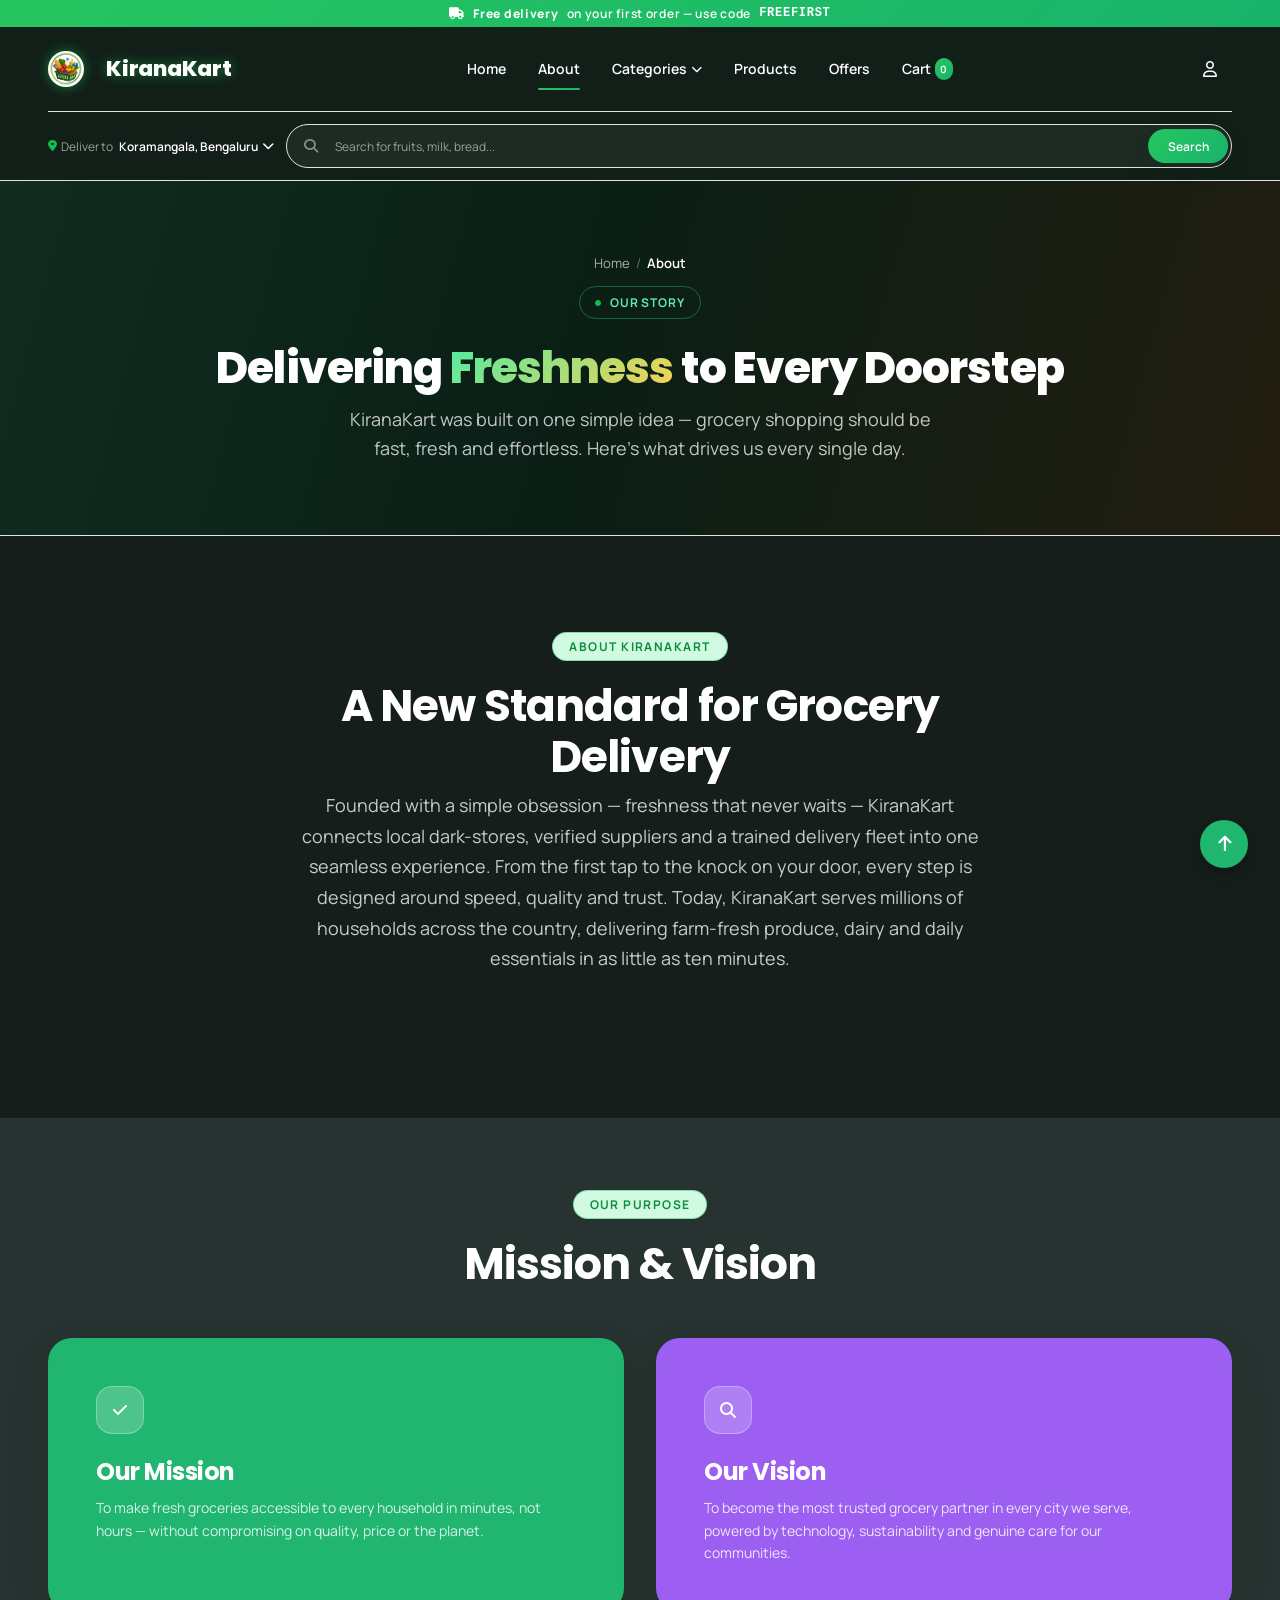
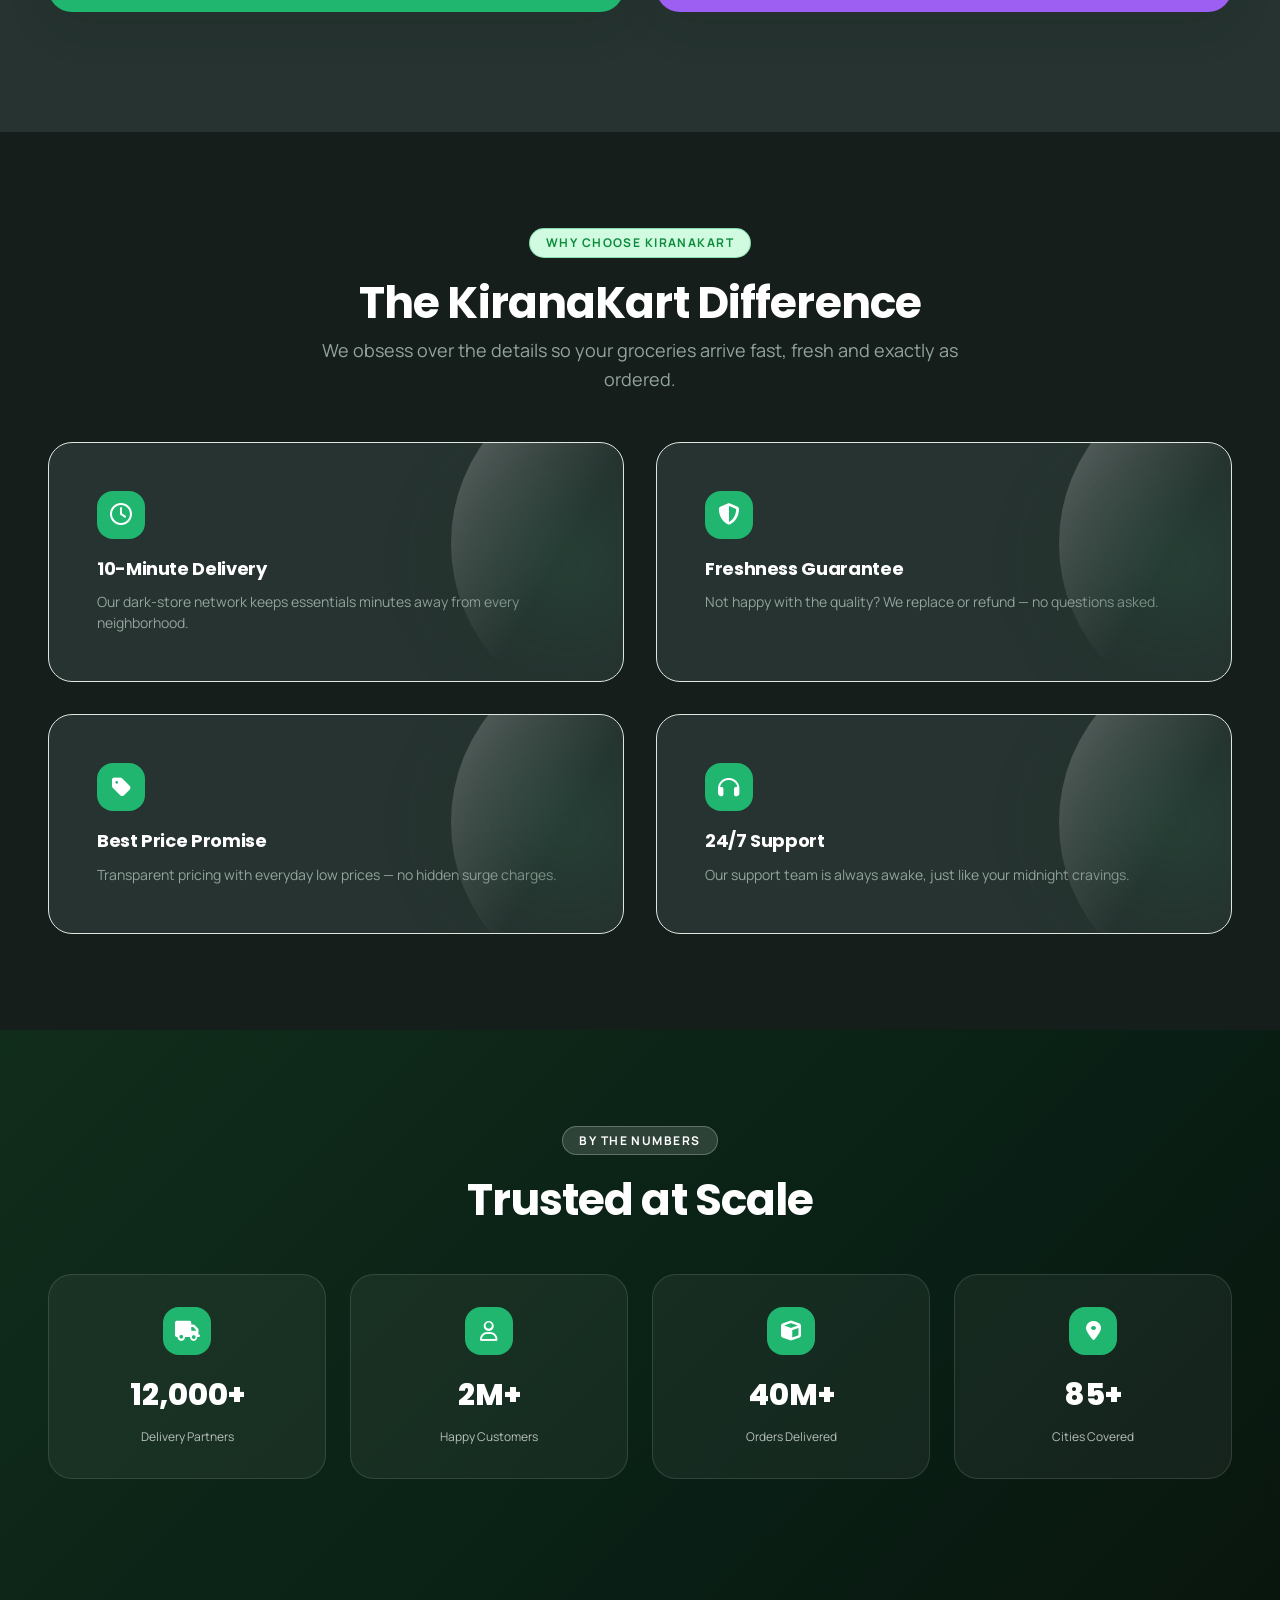
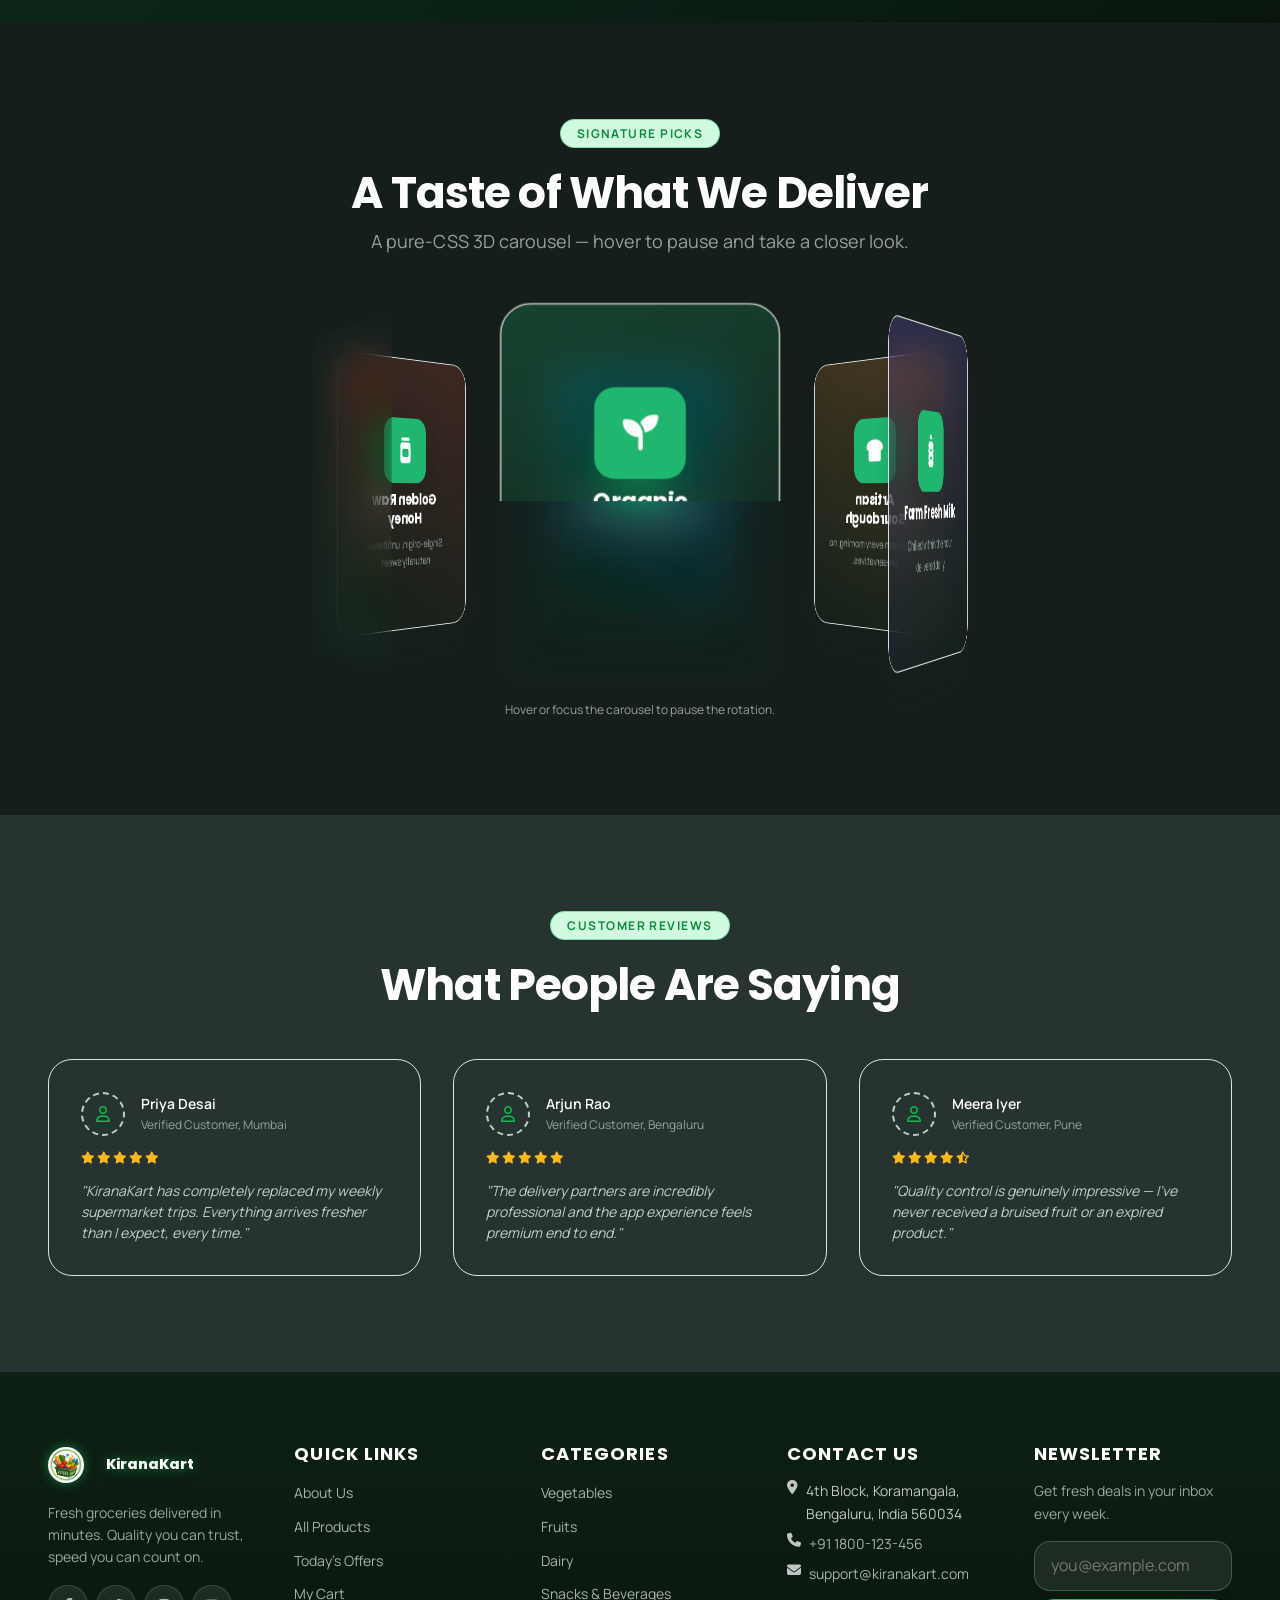
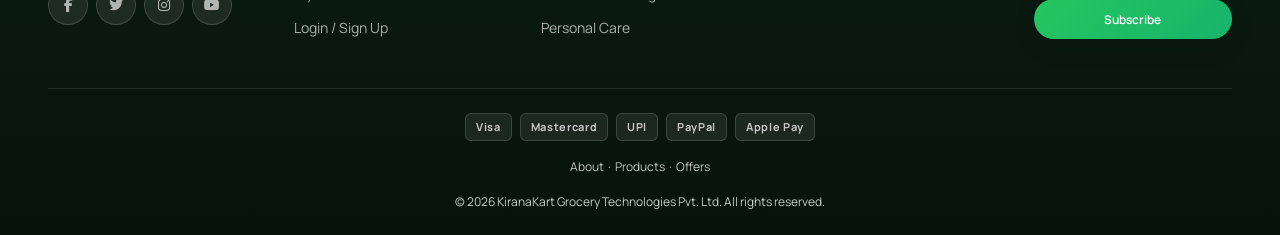
<file: about.html>
<!doctype html>
<html lang="en">

<head>
  <!-- ================= META / SEO ================= -->
  <meta charset="UTF-8" />
  <meta name="viewport" content="width=device-width, initial-scale=1.0" />
  <title>About KiranaKart | Our Mission to Deliver Fresh, Fast</title>
  <link rel="icon" type="image/svg+xml" href="icons/favicon.svg" />
  <link rel="preconnect" href="https://fonts.googleapis.com" />
  <link rel="preconnect" href="https://fonts.gstatic.com" crossorigin />
  <link href="https://fonts.googleapis.com/css2?family=Manrope:wght@400;500;600;700;800&family=Poppins:wght@600;700;800&display=swap" rel="stylesheet" />
  <link rel="stylesheet" href="https://cdnjs.cloudflare.com/ajax/libs/font-awesome/6.4.0/css/all.min.css" />
  <link rel="stylesheet" href="./css/style.css" />
  <link rel="stylesheet" href="./css/about.css" />
</head>

<body>
  <a id="top"></a>
  <a href="#main" class="skip-link">Skip to main content</a>

  <!-- ================= TOP BAR ================= -->
  <div class="top-bar">
    <p class="top-text" style="color: white;">
      <i class="fa-solid fa-truck"></i>
      <strong>Free delivery</strong> on your first order &mdash; use code <code>FREEFIRST</code>
    </p>
  </div>

  <!-- ================= HEADER ================= -->
  <div class="site-header">
    <div class="header">
      <input type="checkbox" id="mobile-menu-btn" class="menu-toggle" />
      <div class="container navbar">
        <a href="index.html" class="logo">
          <span class="logo-icon" style="margin-right: 8px; display: flex; align-items: center">
            <img src="images/logo.png" width="36" height="36" style="border-radius: 50%; object-fit: cover" alt="Logo" />
          </span>
          <span class="logo-name">KiranaKart</span>
        </a>

        <!-- Desktop Navigation -->
        <div class="menu">
          <a href="index.html" class="menu-link">Home</a>
          <a href="about.html" class="menu-link is-active">About</a>
          <div class="mega-menu">
            <a href="products.html" class="menu-link">
              Categories
              <i class="fa-solid fa-chevron-down" style="display: inline-flex; align-items: center; margin-left: 4px; font-size: 11px;"></i>
            </a>
            <div class="dropdown">
              <div class="dropdown-col">
                <h6>Fresh Produce</h6>
                <ul>
                  <li><a href="products.html#vegetables">Vegetables</a></li>
                  <li><a href="products.html#fruits">Fruits</a></li>
                  <li><a href="products.html#groceries">Groceries</a></li>
                </ul>
              </div>
              <div class="dropdown-col">
                <h6>Dairy &amp; Bakery</h6>
                <ul>
                  <li><a href="products.html#dairy">Dairy</a></li>
                  <li><a href="products.html#bakery">Bakery</a></li>
                  <li><a href="products.html#frozen-foods">Frozen Foods</a></li>
                </ul>
              </div>
              <div class="dropdown-col">
                <h6>Snacks &amp; More</h6>
                <ul>
                  <li><a href="products.html#snacks">Snacks</a></li>
                  <li><a href="products.html#beverages">Beverages</a></li>
                  <li><a href="products.html#personal-care">Personal Care</a></li>
                  <li><a href="products.html#household">Household</a></li>
                </ul>
              </div>
            </div>
          </div>
          <a href="products.html" class="menu-link">Products</a>
          <a href="offer.html" class="menu-link">Offers</a>
          <a href="cart.html" class="menu-link">
            Cart
            <span class="badge badge-gradient" style="padding: 0.1em 0.55em; font-size: 10px; margin-left: 4px; vertical-align: 2px;">
              <span data-cart-count>0</span>
            </span>
          </a>
        </div>

        <div class="header-buttons">
          <div class="user-menu" style="z-index: 999;">
            <button type="button" class="header-icon">
              <i class="fa-regular fa-user"></i>
            </button>
            <div class="user-dropdown" data-account-panel>
              <a href="login.html"><i class="fa-regular fa-user"></i> Login</a>
              <a href="signup.html"><i class="fa-regular fa-user"></i> Sign Up</a>
            </div>
          </div>
        </div>

        <label for="mobile-menu-btn" class="mobile-menu-btn">
          <i class="fa-solid fa-bars icon-menu"></i>
          <i class="fa-solid fa-xmark icon-close"></i>
        </label>
      </div>

      <!-- Utility bar -->
      <div class="container utility-bar">
        <button type="button" class="location">
          <i class="fa-solid fa-location-dot" style="color: var(--color-primary);"></i>
          <span class="location-label">Deliver to</span>
          <span>Koramangala, Bengaluru</span>
          <i class="fa-solid fa-chevron-down"></i>
        </button>
        <form class="search" action="products.html" method="get" style="position: relative; flex: 1; display: flex; align-items: center;">
          <i class="fa-solid fa-magnifying-glass" style="position:absolute; left:18px; top:50%; transform:translateY(-50%); color:#888; font-size: 14px;"></i>
          <label for="site-search" class="sr-only">Search for groceries</label>
          <input type="search" id="site-search" name="search" style="padding-left:48px; padding-right:110px; width: 100%; border-radius: var(--radius-full); height: 44px; background: hsla(0, 0%, 100%, 0.05); border: 1px solid var(--border-color); color: var(--color-white); font-size: var(--fs-xs);" placeholder="Search for fruits, milk, bread...">
          <button type="submit" class="button main-button small-button" style="position: absolute; right: 4px; top: 50%; transform: translateY(-50%); border-radius: var(--radius-full); padding: 0.4rem 1.15rem;">
            Search
          </button>
        </form>
      </div>
    </div>
  </div>

  <div id="main">
    <!-- ================= HERO BANNER ================= -->
    <div class="page-banner" style="background: linear-gradient(105deg, hsl(152, 45%, 12%) 0%, hsl(152, 50%, 8%) 45%, hsl(42, 35%, 10%) 100%); padding-block: var(--space-2xl); text-align: center; border-bottom: 1px solid var(--border-color);">
      <div class="container">
        <ul class="breadcrumb" style="display: flex; align-items: center; justify-content: center; gap: 6px; list-style: none; font-size: 0.825rem; margin-bottom: var(--space-xs);">
          <li><a href="index.html" style="color: hsla(0, 0%, 100%, 0.65); text-decoration: none;">Home</a></li>
          <li style="color: hsla(0, 0%, 100%, 0.45); font-weight: 300;">/</li>
          <li style="color: var(--color-white); font-weight: 600;">About</li>
        </ul>

        <div style="margin-bottom: var(--space-xs);">
          <span class="eyebrow">
            <i class="fa-solid fa-circle" style="font-size: 6px; color: var(--color-primary);"></i>
            Our Story
          </span>
        </div>

        <h1 style="font-size: var(--fs-4xl); font-weight: var(--fw-extrabold); color: var(--color-white); margin-bottom: var(--space-xs); font-family: var(--font-display);">
          Delivering
          <span style="background: linear-gradient(135deg, hsl(152, 80%, 62%), hsl(45, 96%, 65%)); -webkit-background-clip: text; -webkit-text-fill-color: transparent;">Freshness</span>
          to Every Doorstep
        </h1>
        <p style="color: hsla(0, 0%, 100%, 0.75); font-size: var(--fs-md); max-width: 620px; margin-inline: auto;">
          KiranaKart was built on one simple idea &mdash; grocery shopping should be fast, fresh and effortless. Here's what drives us every single day.
        </p>
      </div>
    </div>

    <!-- ================= ABOUT KiranaKart ================= -->
    <div class="section" id="about-kiranakart">
      <div class="container">
        <div class="section-head">
          <span class="eyebrow">About KiranaKart</span>
          <h2>A New Standard for Grocery Delivery</h2>
          <p style="color: var(--text-secondary); line-height: 1.7; max-width: 760px; margin-inline: auto;">
            Founded with a simple obsession &mdash; freshness that never waits &mdash; KiranaKart connects local dark-stores, verified suppliers and a trained delivery fleet into one seamless experience. From the first tap to the knock on your door, every step is designed around speed, quality and trust. Today, KiranaKart serves millions of households across the country, delivering farm-fresh produce, dairy and daily essentials in as little as ten minutes.
          </p>
        </div>
      </div>
    </div>

    <!-- ================= MISSION & VISION ================= -->
    <div class="section" id="mission-vision-section" style="background: var(--bg-muted); padding-block: var(--space-2xl);">
      <div class="container">
        <div class="section-head">
          <span class="eyebrow">Our Purpose</span>
          <h2>Mission &amp; Vision</h2>
        </div>

        <div class="mission-vision">
          <div class="mission-box mission-box-mission">
            <span class="box-icon">
              <i class="fa-solid fa-check"></i>
            </span>
            <h3>Our Mission</h3>
            <p>
              To make fresh groceries accessible to every household in minutes, not hours &mdash; without compromising on quality, price or the planet.
            </p>
          </div>

          <div class="mission-box mission-box-vision">
            <span class="box-icon">
              <i class="fa-solid fa-magnifying-glass"></i>
            </span>
            <h3>Our Vision</h3>
            <p>
              To become the most trusted grocery partner in every city we serve, powered by technology, sustainability and genuine care for our communities.
            </p>
          </div>
        </div>
      </div>
    </div>

    <!-- ================= THE DIFFERENCE (FEATURE GRID) ================= -->
    <div class="section" id="why-us">
      <div class="container">
        <div class="section-head">
          <span class="eyebrow">Why Choose KiranaKart</span>
          <h2>The KiranaKart Difference</h2>
          <p style="color: var(--text-muted);">
            We obsess over the details so your groceries arrive fast, fresh and exactly as ordered.
          </p>
        </div>

        <div class="feature-grid">
          <div class="feature-box">
            <span class="feature-icon">
              <i class="fa-regular fa-clock"></i>
            </span>
            <h3>10-Minute Delivery</h3>
            <p>
              Our dark-store network keeps essentials minutes away from every neighborhood.
            </p>
          </div>

          <div class="feature-box">
            <span class="feature-icon">
              <i class="fa-solid fa-shield-halved"></i>
            </span>
            <h3>Freshness Guarantee</h3>
            <p>
              Not happy with the quality? We replace or refund &mdash; no questions asked.
            </p>
          </div>

          <div class="feature-box">
            <span class="feature-icon">
              <i class="fa-solid fa-tag"></i>
            </span>
            <h3>Best Price Promise</h3>
            <p>
              Transparent pricing with everyday low prices &mdash; no hidden surge charges.
            </p>
          </div>

          <div class="feature-box">
            <span class="feature-icon">
              <i class="fa-solid fa-headphones"></i>
            </span>
            <h3>24/7 Support</h3>
            <p>
              Our support team is always awake, just like your midnight cravings.
            </p>
          </div>
        </div>
      </div>
    </div>

    <!-- ================= STATS SECTION ================= -->
    <div class="section" id="stats" style="background: linear-gradient(135deg, hsl(142 45% 12%) 0%, hsl(152 55% 8%) 60%, hsl(142 40% 6%) 100%); color: var(--color-white);">
      <div class="container">
        <div class="section-head">
          <span class="eyebrow" style="background: hsla(0, 0%, 100%, 0.14); color: var(--color-white); border-color: hsla(0, 0%, 100%, 0.25);">
            By The Numbers
          </span>
          <h2 style="color: var(--color-white);">Trusted at Scale</h2>
        </div>

        <div class="stats-grid">
          <div class="stat-box">
            <span class="stat-icon">
              <i class="fa-solid fa-truck"></i>
            </span>
            <div class="stat-number">12,000+</div>
            <div class="stat-text">Delivery Partners</div>
          </div>

          <div class="stat-box">
            <span class="stat-icon">
              <i class="fa-regular fa-user"></i>
            </span>
            <div class="stat-number">2M+</div>
            <div class="stat-text">Happy Customers</div>
          </div>

          <div class="stat-box">
            <span class="stat-icon">
              <i class="fa-solid fa-cube"></i>
            </span>
            <div class="stat-number">40M+</div>
            <div class="stat-text">Orders Delivered</div>
          </div>

          <div class="stat-box">
            <span class="stat-icon">
              <i class="fa-solid fa-location-dot"></i>
            </span>
            <div class="stat-number">85+</div>
            <div class="stat-text">Cities Covered</div>
          </div>
        </div>
      </div>
    </div>

    <!-- ================= SIGNATURE PICKS (3D CAROUSEL) ================= -->
    <section class="section" id="signature-picks" aria-labelledby="signature-picks-title">
      <div class="container">
        <div class="section-head">
          <span class="eyebrow">Signature Picks</span>
          <h2 id="signature-picks-title">A Taste of What We Deliver</h2>
          <p style="color: var(--text-muted);">A pure-CSS 3D carousel &mdash; hover to pause and take a closer look.</p>
        </div>

        <div class="carousel-3d" tabindex="0" aria-label="Rotating showcase of KiranaKart signature products">
          <div class="carousel-3d__stage">

            <article class="carousel-3d__card">
              <span class="carousel-3d__media"><i class="fa-solid fa-seedling"></i></span>
              <h3 class="carousel-3d__name">Organic Avocados</h3>
              <p class="carousel-3d__desc">Hand-picked, buttery-soft, ready to eat.</p>
            </article>

            <article class="carousel-3d__card">
              <span class="carousel-3d__media"><i class="fa-solid fa-bottle-water"></i></span>
              <h3 class="carousel-3d__name">Farm Fresh Milk</h3>
              <p class="carousel-3d__desc">Chilled within the hour, delivered daily.</p>
            </article>

            <article class="carousel-3d__card">
              <span class="carousel-3d__media"><i class="fa-solid fa-bread-slice"></i></span>
              <h3 class="carousel-3d__name">Artisan Sourdough</h3>
              <p class="carousel-3d__desc">Baked fresh every morning, no preservatives.</p>
            </article>

            <article class="carousel-3d__card">
              <span class="carousel-3d__media"><i class="fa-solid fa-mug-hot"></i></span>
              <h3 class="carousel-3d__name">Cold Brew Coffee</h3>
              <p class="carousel-3d__desc">Slow-steeped for 18 hours, bottled cold.</p>
            </article>

            <article class="carousel-3d__card">
              <span class="carousel-3d__media"><i class="fa-solid fa-jar"></i></span>
              <h3 class="carousel-3d__name">Golden Raw Honey</h3>
              <p class="carousel-3d__desc">Single-origin, unfiltered, naturally sweet.</p>
            </article>

            <article class="carousel-3d__card">
              <span class="carousel-3d__media"><i class="fa-solid fa-bowl-food"></i></span>
              <h3 class="carousel-3d__name">Alpine Yogurt</h3>
              <p class="carousel-3d__desc">Creamy, probiotic-rich, thick-set daily.</p>
            </article>

          </div>
        </div>
        <p class="carousel-3d__hint">Hover or focus the carousel to pause the rotation.</p>
      </div>
    </section>

    <!-- ================= CUSTOMER REVIEWS ================= -->
    <div class="section" id="reviews" style="background: var(--bg-muted);">
      <div class="container">
        <div class="section-head">
          <span class="eyebrow">Customer Reviews</span>
          <h2 id="reviews-title">What People Are Saying</h2>
        </div>

        <div class="review-grid">
          <blockquote class="review-box">
            <div class="review-top">
              <span class="review-img">
                <i class="fa-regular fa-user"></i>
              </span>
              <div>
                <div class="review-name">Priya Desai</div>
                <div class="review-role">Verified Customer, Mumbai</div>
              </div>
            </div>
            <div class="review-stars">
              <i class="fa-solid fa-star"></i>
              <i class="fa-solid fa-star"></i>
              <i class="fa-solid fa-star"></i>
              <i class="fa-solid fa-star"></i>
              <i class="fa-solid fa-star"></i>
            </div>
            <p class="review-text">
              "KiranaKart has completely replaced my weekly supermarket trips. Everything arrives fresher than I expect, every time."
            </p>
          </blockquote>

          <blockquote class="review-box">
            <div class="review-top">
              <span class="review-img">
                <i class="fa-regular fa-user"></i>
              </span>
              <div>
                <div class="review-name">Arjun Rao</div>
                <div class="review-role">Verified Customer, Bengaluru</div>
              </div>
            </div>
            <div class="review-stars">
              <i class="fa-solid fa-star"></i>
              <i class="fa-solid fa-star"></i>
              <i class="fa-solid fa-star"></i>
              <i class="fa-solid fa-star"></i>
              <i class="fa-solid fa-star"></i>
            </div>
            <p class="review-text">
              "The delivery partners are incredibly professional and the app experience feels premium end to end."
            </p>
          </blockquote>

          <blockquote class="review-box">
            <div class="review-top">
              <span class="review-img">
                <i class="fa-regular fa-user"></i>
              </span>
              <div>
                <div class="review-name">Meera Iyer</div>
                <div class="review-role">Verified Customer, Pune</div>
              </div>
            </div>
            <div class="review-stars">
              <i class="fa-solid fa-star"></i>
              <i class="fa-solid fa-star"></i>
              <i class="fa-solid fa-star"></i>
              <i class="fa-solid fa-star"></i>
              <i class="fa-solid fa-star-half-stroke"></i>
            </div>
            <p class="review-text">
              "Quality control is genuinely impressive &mdash; I've never received a bruised fruit or an expired product."
            </p>
          </blockquote>
        </div>
      </div>
    </div>
  </div>

  <!-- ================= FOOTER ================= -->
  <div class="site-footer">
    <div class="container footer-grid">
      <div class="footer-col">
        <a href="index.html" class="logo" style="color: var(--color-white); margin-bottom: var(--space-sm); display: inline-flex;">
          <span class="logo-icon" style="margin-right: 8px; display: flex; align-items: center">
            <img src="images/logo.png" width="36" height="36" style="border-radius: 50%; object-fit: cover" alt="Logo" />
          </span>
          <span>KiranaKart</span>
        </a>
        <p>
          Fresh groceries delivered in minutes. Quality you can trust, speed you can count on.
        </p>
        <div class="footer-social">
          <a href="#"><i class="fa-brands fa-facebook-f"></i></a>
          <a href="#"><i class="fa-brands fa-twitter"></i></a>
          <a href="#"><i class="fa-brands fa-instagram"></i></a>
          <a href="#"><i class="fa-brands fa-youtube"></i></a>
        </div>
      </div>

      <div class="footer-col">
        <h6>Quick Links</h6>
        <ul>
          <li><a href="about.html">About Us</a></li>
          <li><a href="products.html">All Products</a></li>
          <li><a href="offer.html">Today's Offers</a></li>
          <li><a href="cart.html">My Cart</a></li>
          <li><a href="login.html">Login / Sign Up</a></li>
        </ul>
      </div>

      <div class="footer-col">
        <h6>Categories</h6>
        <ul>
          <li><a href="products.html#vegetables">Vegetables</a></li>
          <li><a href="products.html#fruits">Fruits</a></li>
          <li><a href="products.html#dairy">Dairy</a></li>
          <li><a href="products.html#snacks">Snacks &amp; Beverages</a></li>
          <li><a href="products.html#personal-care">Personal Care</a></li>
        </ul>
      </div>

      <div class="footer-col">
        <h6>Contact Us</h6>
        <address style="font-style: normal; display: flex; flex-direction: column; gap: var(--space-2xs);">
          <div class="footer-contact-item">
            <i class="fa-solid fa-location-dot"></i>
            <span>4th Block, Koramangala, Bengaluru, India 560034</span>
          </div>
          <div class="footer-contact-item">
            <i class="fa-solid fa-phone"></i>
            <a href="tel:+911800123456">+91 1800-123-456</a>
          </div>
          <div class="footer-contact-item">
            <i class="fa-solid fa-envelope"></i>
            <a href="mailto:support@kiranakart.com">support@kiranakart.com</a>
          </div>
        </address>
      </div>

      <div class="footer-col">
        <h6>Newsletter</h6>
        <p>Get fresh deals in your inbox every week.</p>
        <form action="#" method="get" style="margin-top: var(--space-sm); display: flex; flex-direction: column; gap: var(--space-2xs);">
          <label for="footer-email" class="sr-only">Email address</label>
          <input type="email" id="footer-email" name="email" placeholder="you@example.com" style="padding: 0.7rem var(--space-sm); border-radius: var(--radius-md); background: hsla(0, 0%, 100%, 0.08); border: 1px solid hsla(0, 0%, 100%, 0.2); color: var(--color-white);" required />
          <button type="submit" class="button main-button small-button">
            Subscribe
          </button>
        </form>
      </div>
    </div>

    <div class="container footer-bottom">
      <div class="payment-icons">
        <span>Visa</span>
        <span>Mastercard</span>
        <span>UPI</span>
        <span>PayPal</span>
        <span>Apple Pay</span>
      </div>
      <div>
        <a href="about.html">About</a>
        &nbsp;&middot;&nbsp;
        <a href="products.html">Products</a>
        &nbsp;&middot;&nbsp;
        <a href="offer.html">Offers</a>
      </div>

      <p>
        &copy; 2026 KiranaKart Grocery Technologies Pvt. Ltd. All rights reserved.
      </p>
    </div>
  </div>

  <a href="#top" class="back-to-top">
    <i class="fa-solid fa-arrow-up"></i>
  </a>

</body>
</html>
</file>
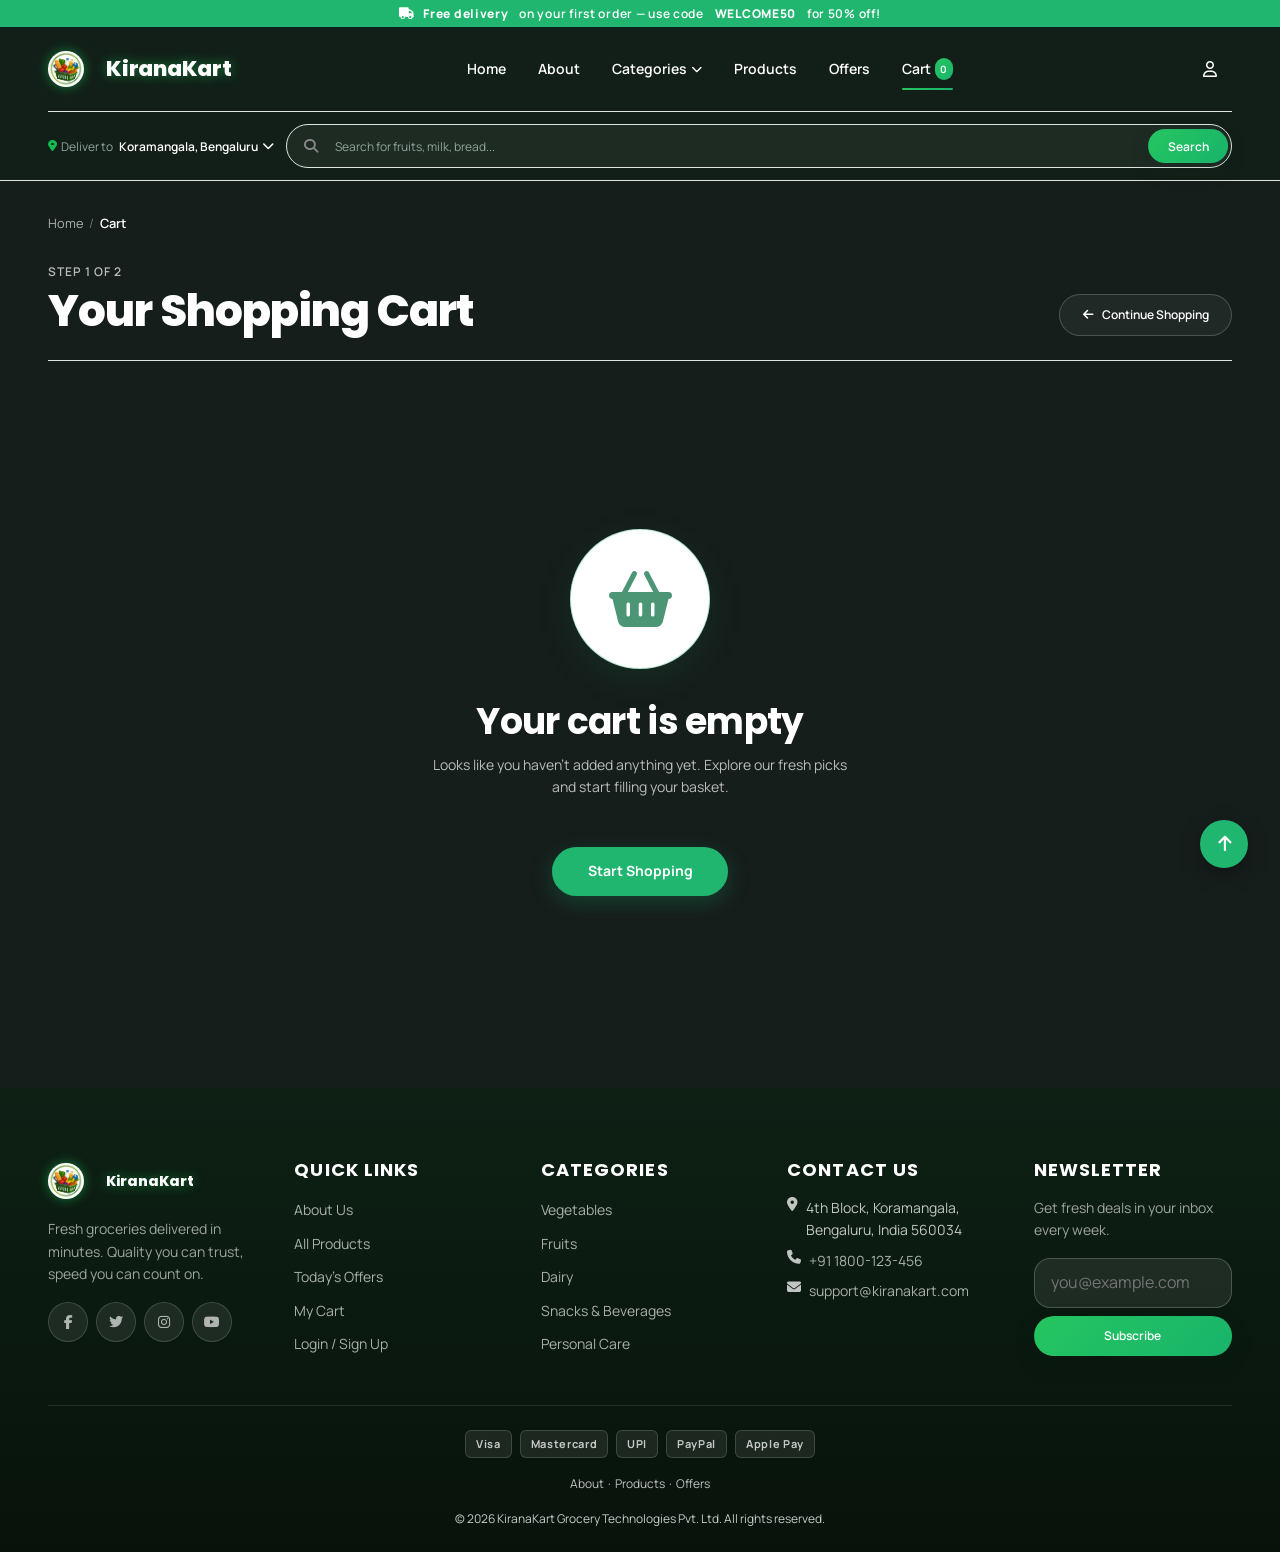
<file: cart.html>
<!doctype html>
<html lang="en">

<head>
  <!-- ================= META / SEO ================= -->
  <meta charset="UTF-8" />
  <meta name="viewport" content="width=device-width, initial-scale=1.0" />
  <title>Your Shopping Cart | KiranaKart</title>
  <link rel="icon" type="image/svg+xml" href="icons/favicon.svg" />
  <link rel="preconnect" href="https://fonts.googleapis.com" />
  <link rel="preconnect" href="https://fonts.gstatic.com" crossorigin />
  <link href="https://fonts.googleapis.com/css2?family=Manrope:wght@400;500;600;700;800&family=Poppins:wght@600;700;800&display=swap" rel="stylesheet" />
  <link rel="stylesheet" href="https://cdnjs.cloudflare.com/ajax/libs/font-awesome/6.4.0/css/all.min.css" />
  <link rel="stylesheet" href="./css/style.css" />
  <link rel="stylesheet" href="./css/cart.css" />
</head>

<body>
  <a id="top"></a>
  <a href="#main" class="skip-link">Skip to main content</a>

  <!-- ================= BRIGHT GREEN TOP BAR ================= -->
  <div class="top-bar" style="background: hsl(152, 70%, 42%); color: #0a0e0c; font-weight: 600;">
    <p class="top-text" style="color: white">
      <i class="fa-solid fa-truck"></i>
      <strong>Free delivery</strong> &nbsp;on your first order &mdash; use code&nbsp;<strong>WELCOME50</strong>&nbsp;for 50% off!
    </p>
  </div>

  <!-- ================= HEADER ================= -->
  <div class="site-header">
    <div class="header">
      <input type="checkbox" id="mobile-menu-btn" class="menu-toggle" />
      <div class="container navbar">
        <a href="index.html" class="logo">
          <span class="logo-icon" style="margin-right: 8px; display: flex; align-items: center">
            <img src="images/logo.png" width="36" height="36" style="border-radius: 50%; object-fit: cover" alt="Logo" />
          </span>
          <span class="logo-name">KiranaKart</span>
        </a>

        <!-- Navigation Links -->
        <div class="menu">
          <a href="index.html" class="menu-link">Home</a>
          <a href="about.html" class="menu-link">About</a>
          <div class="mega-menu">
            <a href="products.html" class="menu-link">
              Categories
              <i class="fa-solid fa-chevron-down" style="display: inline-flex; align-items: center; margin-left: 4px; font-size: 11px;"></i>
            </a>
            <div class="dropdown">
              <div class="dropdown-col">
                <h6>Fresh Produce</h6>
                <ul>
                  <li><a href="products.html#vegetables">Vegetables</a></li>
                  <li><a href="products.html#fruits">Fruits</a></li>
                  <li><a href="products.html#groceries">Groceries</a></li>
                </ul>
              </div>
              <div class="dropdown-col">
                <h6>Dairy &amp; Bakery</h6>
                <ul>
                  <li><a href="products.html#dairy">Dairy</a></li>
                  <li><a href="products.html#bakery">Bakery</a></li>
                  <li><a href="products.html#frozen-foods">Frozen Foods</a></li>
                </ul>
              </div>
              <div class="dropdown-col">
                <h6>Snacks &amp; More</h6>
                <ul>
                  <li><a href="products.html#snacks">Snacks</a></li>
                  <li><a href="products.html#beverages">Beverages</a></li>
                  <li><a href="products.html#personal-care">Personal Care</a></li>
                  <li><a href="products.html#household">Household</a></li>
                </ul>
              </div>
            </div>
          </div>
          <a href="products.html" class="menu-link">Products</a>
          <a href="offer.html" class="menu-link">Offers</a>
          <a href="cart.html" class="menu-link is-active">
            Cart
            <span class="badge badge-gradient" style="padding: 0.1em 0.55em; font-size: 10px; margin-left: 4px; vertical-align: 2px;">
              <span data-cart-count>0</span>
            </span>
          </a>
        </div>

        <div class="header-buttons">
          <div class="user-menu" style="z-index: 999;">
            <button type="button" class="header-icon">
              <i class="fa-regular fa-user"></i>
            </button>
            <div class="user-dropdown" data-account-panel>
              <a href="login.html"><i class="fa-regular fa-user"></i> Login</a>
              <a href="signup.html"><i class="fa-regular fa-user"></i> Sign Up</a>
            </div>
          </div>
        </div>

        <label for="mobile-menu-btn" class="mobile-menu-btn">
          <i class="fa-solid fa-bars icon-menu"></i>
          <i class="fa-solid fa-xmark icon-close"></i>
        </label>
      </div>

      <!-- Utility bar -->
      <div class="container utility-bar">
        <button type="button" class="location">
          <i class="fa-solid fa-location-dot" style="color: var(--color-primary);"></i>
          <span class="location-label">Deliver to</span>
          <span>Koramangala, Bengaluru</span>
          <i class="fa-solid fa-chevron-down"></i>
        </button>
        <form class="search" action="products.html" method="get" style="position: relative; flex: 1; display: flex; align-items: center;">
          <i class="fa-solid fa-magnifying-glass" style="position:absolute; left:18px; top:50%; transform:translateY(-50%); color:#888; font-size: 14px;"></i>
          <label for="site-search" class="sr-only">Search for groceries</label>
          <input type="search" id="site-search" name="search" style="padding-left:48px; padding-right:110px; width: 100%; border-radius: var(--radius-full); height: 44px; background: hsla(0, 0%, 100%, 0.05); border: 1px solid var(--border-color); color: var(--color-white); font-size: var(--fs-xs);" placeholder="Search for fruits, milk, bread...">
          <button type="submit" class="button main-button small-button" style="position: absolute; right: 4px; top: 50%; transform: translateY(-50%); border-radius: var(--radius-full); padding: 0.4rem 1.15rem;">
            Search
          </button>
        </form>
      </div>
    </div>
  </div>

  <div id="main">
    <div class="section" style="padding-block: var(--space-lg) var(--space-3xl);">
      <div class="container">

        <!-- Breadcrumbs -->
        <ul class="breadcrumb" style="display: flex; align-items: center; gap: 6px; list-style: none; font-size: 0.8rem; margin-bottom: var(--space-md);">
          <li><a href="index.html" style="color: hsla(0, 0%, 100%, 0.65); text-decoration: none;">Home</a></li>
          <li style="color: hsla(0, 0%, 100%, 0.45); font-weight: 300;">/</li>
          <li style="color: var(--color-white); font-weight: 600;">Cart</li>
        </ul>

        <!-- Header Row (Title & Continue Shopping Button) -->
        <div class="cart-header-row">
          <div>
            <span style="font-size: var(--fs-xs); color: hsla(0, 0%, 100%, 0.7); text-transform: uppercase; letter-spacing: 0.08em; font-weight: var(--fw-semibold);">
              Step 1 of 2
            </span>
            <h1 style="margin-top: 4px;">Your Shopping Cart</h1>
          </div>

          <a href="products.html" class="btn-continue-shopping">
            <i class="fa-solid fa-arrow-left"></i>
            Continue Shopping
          </a>
        </div>

        <!-- Empty Cart State -->
        <div class="cart-empty-container" id="cart-empty-state">
          <div class="empty-cart-badge">
            <i class="fa-solid fa-basket-shopping"></i>
          </div>

          <h2>Your cart is empty</h2>
          <p>
            Looks like you haven't added anything yet. Explore our fresh picks and start filling your basket.
          </p>

          <a href="products.html" class="btn-start-shopping">
            Start Shopping
          </a>
        </div>

      </div>
    </div>
  </div>

  <!-- ================= FOOTER ================= -->
  <div class="site-footer">
    <div class="container footer-grid">
      <div class="footer-col">
        <a href="index.html" class="logo" style="color: var(--color-white); margin-bottom: var(--space-sm); display: inline-flex;">
          <span class="logo-icon" style="margin-right: 8px; display: flex; align-items: center">
            <img src="images/logo.png" width="36" height="36" style="border-radius: 50%; object-fit: cover" alt="Logo" />
          </span>
          <span>KiranaKart</span>
        </a>
        <p>
          Fresh groceries delivered in minutes. Quality you can trust, speed you can count on.
        </p>
        <div class="footer-social">
          <a href="#"><i class="fa-brands fa-facebook-f"></i></a>
          <a href="#"><i class="fa-brands fa-twitter"></i></a>
          <a href="#"><i class="fa-brands fa-instagram"></i></a>
          <a href="#"><i class="fa-brands fa-youtube"></i></a>
        </div>
      </div>

      <div class="footer-col">
        <h6>Quick Links</h6>
        <ul>
          <li><a href="about.html">About Us</a></li>
          <li><a href="products.html">All Products</a></li>
          <li><a href="offer.html">Today's Offers</a></li>
          <li><a href="cart.html">My Cart</a></li>
          <li><a href="login.html">Login / Sign Up</a></li>
        </ul>
      </div>

      <div class="footer-col">
        <h6>Categories</h6>
        <ul>
          <li><a href="products.html#vegetables">Vegetables</a></li>
          <li><a href="products.html#fruits">Fruits</a></li>
          <li><a href="products.html#dairy">Dairy</a></li>
          <li><a href="products.html#snacks">Snacks &amp; Beverages</a></li>
          <li><a href="products.html#personal-care">Personal Care</a></li>
        </ul>
      </div>

      <div class="footer-col">
        <h6>Contact Us</h6>
        <address style="font-style: normal; display: flex; flex-direction: column; gap: var(--space-2xs);">
          <div class="footer-contact-item">
            <i class="fa-solid fa-location-dot"></i>
            <span>4th Block, Koramangala, Bengaluru, India 560034</span>
          </div>
          <div class="footer-contact-item">
            <i class="fa-solid fa-phone"></i>
            <a href="tel:+911800123456">+91 1800-123-456</a>
          </div>
          <div class="footer-contact-item">
            <i class="fa-solid fa-envelope"></i>
            <a href="mailto:support@kiranakart.com">support@kiranakart.com</a>
          </div>
        </address>
      </div>

      <div class="footer-col">
        <h6>Newsletter</h6>
        <p>Get fresh deals in your inbox every week.</p>
        <form action="#" method="get" style="margin-top: var(--space-sm); display: flex; flex-direction: column; gap: var(--space-2xs);">
          <label for="footer-email" class="sr-only">Email address</label>
          <input type="email" id="footer-email" name="email" placeholder="you@example.com" style="padding: 0.7rem var(--space-sm); border-radius: var(--radius-md); background: hsla(0, 0%, 100%, 0.08); border: 1px solid hsla(0, 0%, 100%, 0.2); color: var(--color-white);" required />
          <button type="submit" class="button main-button small-button">
            Subscribe
          </button>
        </form>
      </div>
    </div>

    <div class="container footer-bottom">
      <div class="payment-icons">
        <span>Visa</span>
        <span>Mastercard</span>
        <span>UPI</span>
        <span>PayPal</span>
        <span>Apple Pay</span>
      </div>
      <div>
        <a href="about.html">About</a>
        &nbsp;&middot;&nbsp;
        <a href="products.html">Products</a>
        &nbsp;&middot;&nbsp;
        <a href="offer.html">Offers</a>
      </div>

      <p>
        &copy; 2026 KiranaKart Grocery Technologies Pvt. Ltd. All rights reserved.
      </p>
    </div>
  </div>

  <a href="#top" class="back-to-top">
    <i class="fa-solid fa-arrow-up"></i>
  </a>

</body>
</html>
</file>
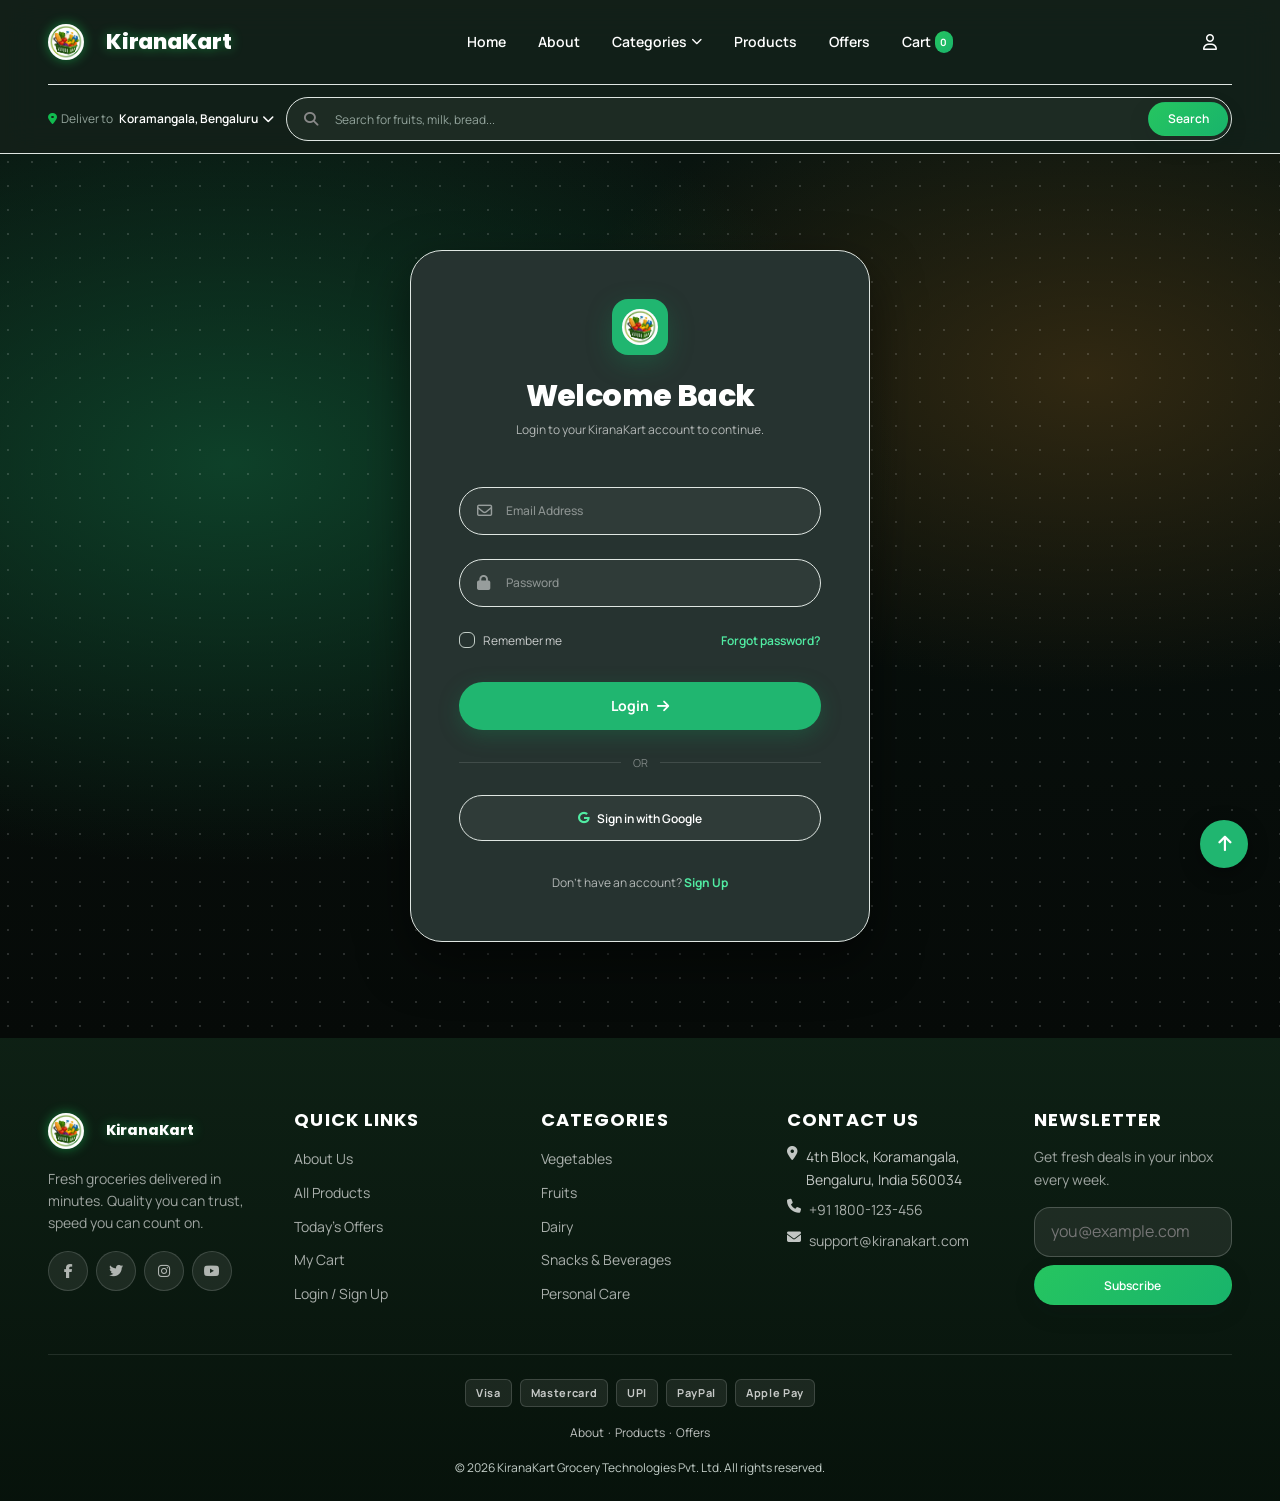
<file: login.html>
<!doctype html>
<html lang="en">

<head>
  <!-- ================= META / SEO ================= -->
  <meta charset="UTF-8" />
  <meta name="viewport" content="width=device-width, initial-scale=1.0" />
  <title>Login | KiranaKart</title>
  <link rel="icon" type="image/svg+xml" href="icons/favicon.svg" />
  <link rel="preconnect" href="https://fonts.googleapis.com" />
  <link rel="preconnect" href="https://fonts.gstatic.com" crossorigin />
  <link href="https://fonts.googleapis.com/css2?family=Manrope:wght@400;500;600;700;800&family=Poppins:wght@600;700;800&display=swap" rel="stylesheet" />
  <link rel="stylesheet" href="https://cdnjs.cloudflare.com/ajax/libs/font-awesome/6.4.0/css/all.min.css" />
  <link rel="stylesheet" href="./css/style.css" />
  <link rel="stylesheet" href="./css/auth.css" />
</head>

<body>
  <a id="top"></a>
  <a href="#main" class="skip-link">Skip to main content</a>

  <!-- ================= HEADER (NAVBAR) ================= -->
  <div class="site-header">
    <div class="header">
      <input type="checkbox" id="mobile-menu-btn" class="menu-toggle" />
      <div class="container navbar">
        <a href="index.html" class="logo">
          <span class="logo-icon" style="margin-right: 8px; display: flex; align-items: center">
            <img src="images/logo.png" width="36" height="36" style="border-radius: 50%; object-fit: cover" alt="Logo" />
          </span>
          <span class="logo-name">KiranaKart</span>
        </a>

        <!-- Desktop Navigation Links -->
        <div class="menu">
          <a href="index.html" class="menu-link">Home</a>
          <a href="about.html" class="menu-link">About</a>
          <div class="mega-menu">
            <a href="products.html" class="menu-link">
              Categories
              <i class="fa-solid fa-chevron-down" style="display: inline-flex; align-items: center; margin-left: 4px; font-size: 11px;"></i>
            </a>
            <div class="dropdown">
              <div class="dropdown-col">
                <h6>Fresh Produce</h6>
                <ul>
                  <li><a href="products.html#vegetables">Vegetables</a></li>
                  <li><a href="products.html#fruits">Fruits</a></li>
                  <li><a href="products.html#groceries">Groceries</a></li>
                </ul>
              </div>
              <div class="dropdown-col">
                <h6>Dairy &amp; Bakery</h6>
                <ul>
                  <li><a href="products.html#dairy">Dairy</a></li>
                  <li><a href="products.html#bakery">Bakery</a></li>
                  <li><a href="products.html#frozen-foods">Frozen Foods</a></li>
                </ul>
              </div>
              <div class="dropdown-col">
                <h6>Snacks &amp; More</h6>
                <ul>
                  <li><a href="products.html#snacks">Snacks</a></li>
                  <li><a href="products.html#beverages">Beverages</a></li>
                  <li><a href="products.html#personal-care">Personal Care</a></li>
                  <li><a href="products.html#household">Household</a></li>
                </ul>
              </div>
            </div>
          </div>
          <a href="products.html" class="menu-link">Products</a>
          <a href="offer.html" class="menu-link">Offers</a>
          <a href="cart.html" class="menu-link">
            Cart
            <span class="badge badge-gradient" style="padding: 0.1em 0.55em; font-size: 10px; margin-left: 4px; vertical-align: 2px;">
              <span data-cart-count>0</span>
            </span>
          </a>
        </div>

        <div class="header-buttons">
          <div class="user-menu" style="z-index: 999;">
            <button type="button" class="header-icon">
              <i class="fa-regular fa-user"></i>
            </button>
            <div class="user-dropdown" data-account-panel>
              <a href="login.html"><i class="fa-regular fa-user"></i> Login</a>
              <a href="signup.html"><i class="fa-regular fa-user"></i> Sign Up</a>
            </div>
          </div>
        </div>

        <label for="mobile-menu-btn" class="mobile-menu-btn">
          <i class="fa-solid fa-bars icon-menu"></i>
          <i class="fa-solid fa-xmark icon-close"></i>
        </label>
      </div>

      <!-- Utility bar -->
      <div class="container utility-bar">
        <button type="button" class="location">
          <i class="fa-solid fa-location-dot" style="color: var(--color-primary);"></i>
          <span class="location-label">Deliver to</span>
          <span>Koramangala, Bengaluru</span>
          <i class="fa-solid fa-chevron-down"></i>
        </button>
        <form class="search" action="products.html" method="get" style="position: relative; flex: 1; display: flex; align-items: center;">
          <i class="fa-solid fa-magnifying-glass" style="position:absolute; left:18px; top:50%; transform:translateY(-50%); color:#888; font-size: 14px;"></i>
          <label for="site-search" class="sr-only">Search for groceries</label>
          <input type="search" id="site-search" name="search" style="padding-left:48px; padding-right:110px; width: 100%; border-radius: var(--radius-full); height: 44px; background: hsla(0, 0%, 100%, 0.05); border: 1px solid var(--border-color); color: var(--color-white); font-size: var(--fs-xs);" placeholder="Search for fruits, milk, bread...">
          <button type="submit" class="button main-button small-button" style="position: absolute; right: 4px; top: 50%; transform: translateY(-50%); border-radius: var(--radius-full); padding: 0.4rem 1.15rem;">
            Search
          </button>
        </form>
      </div>
    </div>
  </div>

  <div id="main">
    <!-- ================= LOGIN FORM CONTAINER ================= -->
    <div class="auth-page">

      <!-- Background Dots Pattern -->
      <div class="auth-page-dots"></div>

      <div class="auth-card">

        <!-- Header Badge with Logo Image -->
        <div class="auth-header-badge">
          <img src="images/logo.png" width="36" height="36" style="border-radius: 50%; object-fit: cover;" alt="Logo" />
        </div>

        <h1 style="font-size: var(--fs-2xl); font-weight: var(--fw-extrabold); color: var(--color-white); margin-bottom: 6px; font-family: var(--font-display);">
          Welcome Back
        </h1>
        <p style="color: hsla(0, 0%, 100%, 0.65); font-size: var(--fs-xs); margin-bottom: var(--space-xl);">
          Login to your KiranaKart account to continue.
        </p>

        <form action="#" method="post" id="login-form">

          <!-- Email Address -->
          <div class="form-field">
            <input type="email" id="login-email" class="form-field-input" placeholder="Email Address" required />
            <i class="fa-regular fa-envelope form-field-icon"></i>
          </div>

          <!-- Password -->
          <div class="form-field">
            <input type="password" id="login-password" class="form-field-input" placeholder="Password" required />
            <i class="fa-solid fa-lock form-field-icon"></i>
          </div>

          <!-- Remember Me & Forgot Password -->
          <div style="display: flex; align-items: center; justify-content: space-between; margin-bottom: var(--space-lg); font-size: var(--fs-xs);">
            <label class="checkbox-field" style="margin-bottom: 0;">
              <input type="checkbox" id="login-remember" />
              <span>Remember me</span>
            </label>
            <a href="#" style="color: hsl(152, 80%, 62%); text-decoration: none; font-weight: var(--fw-semibold);">
              Forgot password?
            </a>
          </div>

          <!-- Submit Button -->
          <button type="submit" class="btn-auth-submit">
            Login
            <i class="fa-solid fa-arrow-right"></i>
          </button>

          <!-- Divider -->
          <div style="display: flex; align-items: center; margin-block: var(--space-md); gap: var(--space-xs); color: hsla(0, 0%, 100%, 0.4); font-size: 11px;">
            <span style="flex: 1; height: 1px; background: hsla(0, 0%, 100%, 0.12);"></span>
            OR
            <span style="flex: 1; height: 1px; background: hsla(0, 0%, 100%, 0.12);"></span>
          </div>

          <!-- Google Login Button -->
          <button type="button" class="btn-google-signup">
            <i class="fa-brands fa-google" style="color: hsl(152, 80%, 62%);"></i>
            Sign in with Google
          </button>
        </form>

        <!-- Switch to Sign Up -->
        <p style="text-align: center; margin-top: var(--space-lg); font-size: var(--fs-xs); color: hsla(0, 0%, 100%, 0.65);">
          Don't have an account?
          <a href="signup.html" style="font-weight: var(--fw-bold); color: hsl(152, 80%, 62%); text-decoration: none;">
            Sign Up
          </a>
        </p>

      </div>
    </div>
  </div>

  <!-- ================= FOOTER ================= -->
  <div class="site-footer">
    <div class="container footer-grid">
      <div class="footer-col">
        <a href="index.html" class="logo" style="color: var(--color-white); margin-bottom: var(--space-sm); display: inline-flex;">
          <span class="logo-icon" style="margin-right: 8px; display: flex; align-items: center">
            <img src="images/logo.png" width="36" height="36" style="border-radius: 50%; object-fit: cover" alt="Logo" />
          </span>
          <span>KiranaKart</span>
        </a>
        <p>
          Fresh groceries delivered in minutes. Quality you can trust, speed you can count on.
        </p>
        <div class="footer-social">
          <a href="#"><i class="fa-brands fa-facebook-f"></i></a>
          <a href="#"><i class="fa-brands fa-twitter"></i></a>
          <a href="#"><i class="fa-brands fa-instagram"></i></a>
          <a href="#"><i class="fa-brands fa-youtube"></i></a>
        </div>
      </div>

      <div class="footer-col">
        <h6>Quick Links</h6>
        <ul>
          <li><a href="about.html">About Us</a></li>
          <li><a href="products.html">All Products</a></li>
          <li><a href="offer.html">Today's Offers</a></li>
          <li><a href="cart.html">My Cart</a></li>
          <li><a href="login.html">Login / Sign Up</a></li>
        </ul>
      </div>

      <div class="footer-col">
        <h6>Categories</h6>
        <ul>
          <li><a href="products.html#vegetables">Vegetables</a></li>
          <li><a href="products.html#fruits">Fruits</a></li>
          <li><a href="products.html#dairy">Dairy</a></li>
          <li><a href="products.html#snacks">Snacks &amp; Beverages</a></li>
          <li><a href="products.html#personal-care">Personal Care</a></li>
        </ul>
      </div>

      <div class="footer-col">
        <h6>Contact Us</h6>
        <address style="font-style: normal; display: flex; flex-direction: column; gap: var(--space-2xs);">
          <div class="footer-contact-item">
            <i class="fa-solid fa-location-dot"></i>
            <span>4th Block, Koramangala, Bengaluru, India 560034</span>
          </div>
          <div class="footer-contact-item">
            <i class="fa-solid fa-phone"></i>
            <a href="tel:+911800123456">+91 1800-123-456</a>
          </div>
          <div class="footer-contact-item">
            <i class="fa-solid fa-envelope"></i>
            <a href="mailto:support@kiranakart.com">support@kiranakart.com</a>
          </div>
        </address>
      </div>

      <div class="footer-col">
        <h6>Newsletter</h6>
        <p>Get fresh deals in your inbox every week.</p>
        <form action="#" method="get" style="margin-top: var(--space-sm); display: flex; flex-direction: column; gap: var(--space-2xs);">
          <label for="footer-email" class="sr-only">Email address</label>
          <input type="email" id="footer-email" name="email" placeholder="you@example.com" style="padding: 0.7rem var(--space-sm); border-radius: var(--radius-md); background: hsla(0, 0%, 100%, 0.08); border: 1px solid hsla(0, 0%, 100%, 0.2); color: var(--color-white);" required />
          <button type="submit" class="button main-button small-button">
            Subscribe
          </button>
        </form>
      </div>
    </div>

    <div class="container footer-bottom">
      <div class="payment-icons">
        <span>Visa</span>
        <span>Mastercard</span>
        <span>UPI</span>
        <span>PayPal</span>
        <span>Apple Pay</span>
      </div>
      <div>
        <a href="about.html">About</a>
        &nbsp;&middot;&nbsp;
        <a href="products.html">Products</a>
        &nbsp;&middot;&nbsp;
        <a href="offer.html">Offers</a>
      </div>

      <p>
        &copy; 2026 KiranaKart Grocery Technologies Pvt. Ltd. All rights reserved.
      </p>
    </div>
  </div>

  <a href="#top" class="back-to-top">
    <i class="fa-solid fa-arrow-up"></i>
  </a>

</body>
</html>
</file>
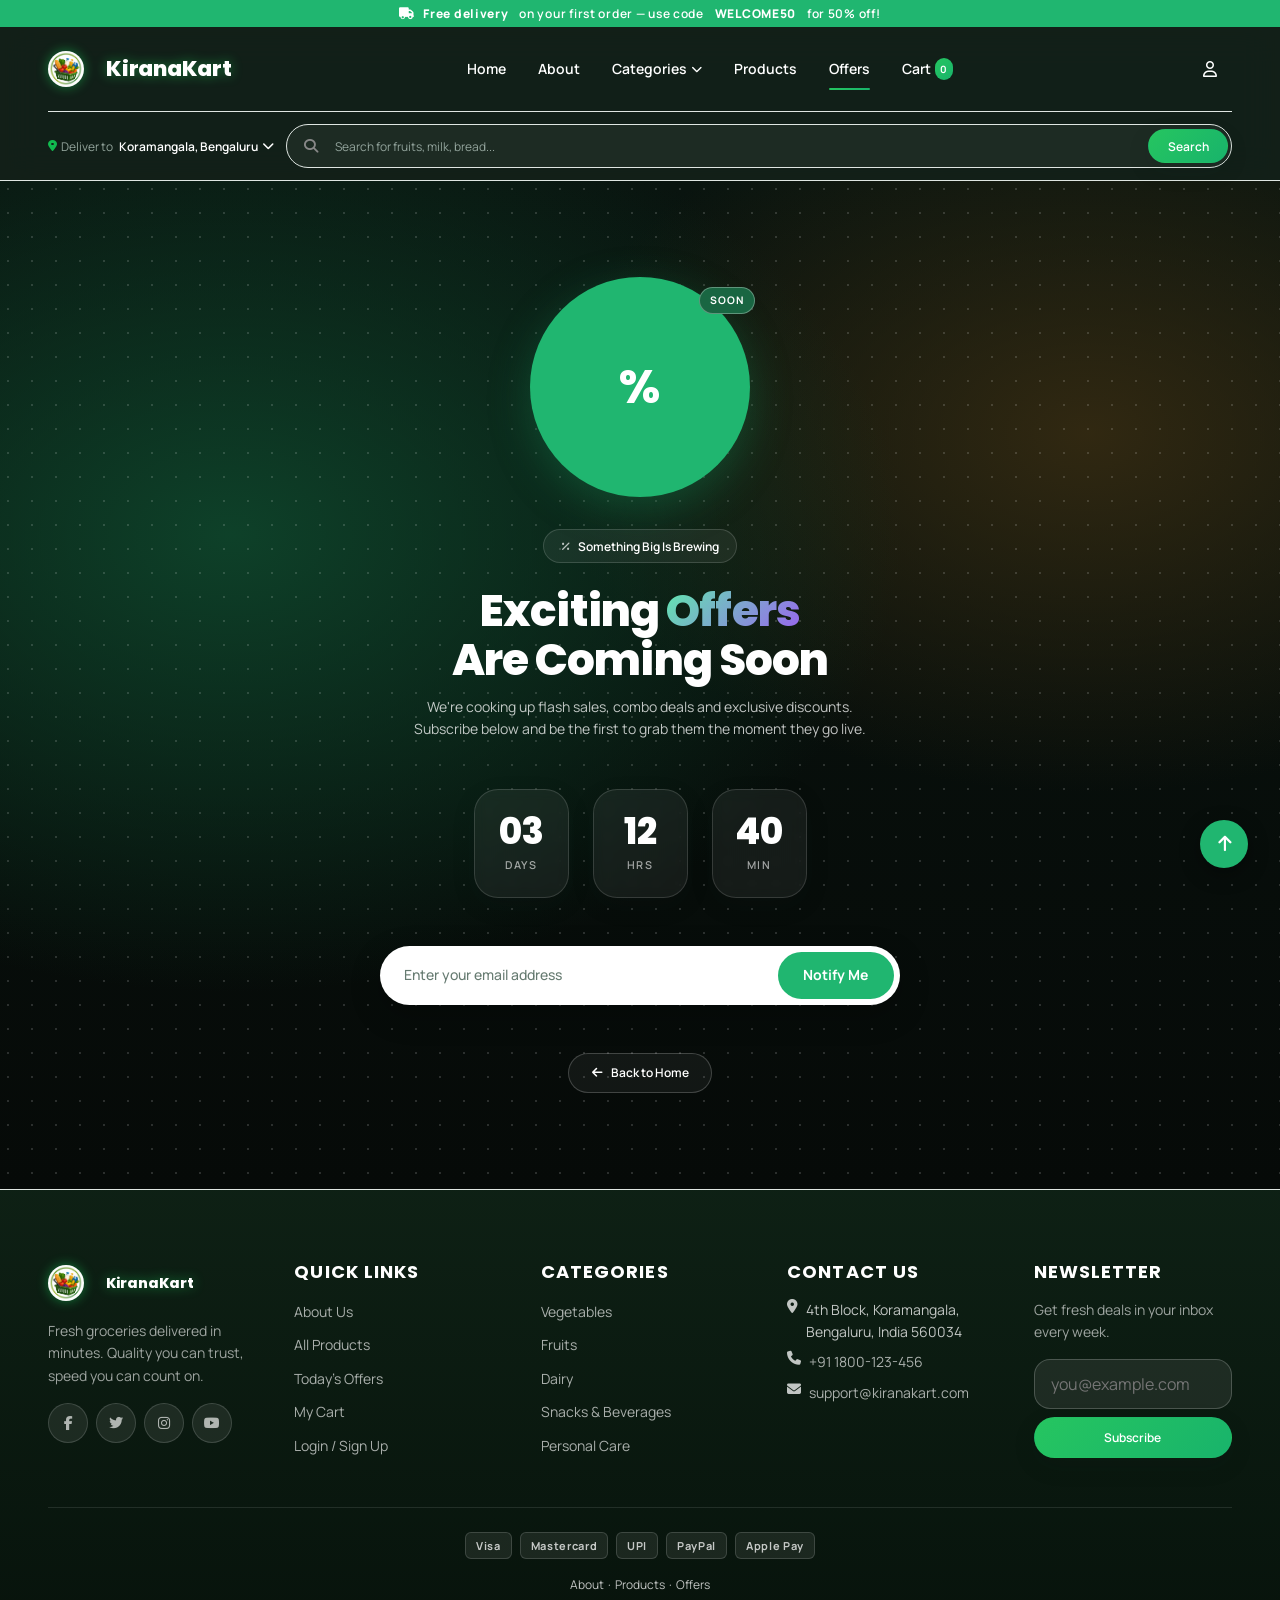
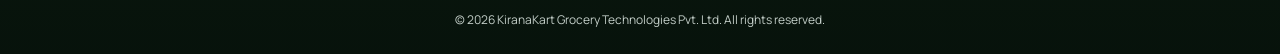
<file: offer.html>
<!doctype html>
<html lang="en">

<head>
  <!-- ================= META / SEO ================= -->
  <meta charset="UTF-8" />
  <meta name="viewport" content="width=device-width, initial-scale=1.0" />
  <title>Offers Coming Soon | KiranaKart</title>
  <link rel="icon" type="image/svg+xml" href="icons/favicon.svg" />
  <link rel="preconnect" href="https://fonts.googleapis.com" />
  <link rel="preconnect" href="https://fonts.gstatic.com" crossorigin />
  <link href="https://fonts.googleapis.com/css2?family=Manrope:wght@400;500;600;700;800&family=Poppins:wght@600;700;800&display=swap" rel="stylesheet" />
  <link rel="stylesheet" href="https://cdnjs.cloudflare.com/ajax/libs/font-awesome/6.4.0/css/all.min.css" />
  <link rel="stylesheet" href="./css/style.css" />
  <link rel="stylesheet" href="./css/offer.css" />
</head>

<body>
  <a id="top"></a>
  <a href="#main" class="skip-link">Skip to main content</a>

  <!-- ================= BRIGHT GREEN TOP BAR ================= -->
  <div class="top-bar" style="background: hsl(152, 70%, 42%); color: #0a0e0c; font-weight: 600;">
    <p class="top-text" style="color: white;">
      <i class="fa-solid fa-truck"></i>
      <strong>Free delivery</strong> &nbsp;on your first order &mdash; use code&nbsp;<strong>WELCOME50</strong>&nbsp;for 50% off!
    </p>
  </div>

  <!-- ================= HEADER ================= -->
  <div class="site-header">
    <div class="header">
      <input type="checkbox" id="mobile-menu-btn" class="menu-toggle" />
      <div class="container navbar">
        <a href="index.html" class="logo">
          <span class="logo-icon" style="margin-right: 8px; display: flex; align-items: center">
            <img src="images/logo.png" width="36" height="36" style="border-radius: 50%; object-fit: cover" alt="Logo" />
          </span>
          <span class="logo-name">KiranaKart</span>
        </a>

        <!-- Desktop Navigation -->
        <div class="menu">
          <a href="index.html" class="menu-link">Home</a>
          <a href="about.html" class="menu-link">About</a>
          <div class="mega-menu">
            <a href="products.html" class="menu-link">
              Categories
              <i class="fa-solid fa-chevron-down" style="display: inline-flex; align-items: center; margin-left: 4px; font-size: 11px;"></i>
            </a>
            <div class="dropdown">
              <div class="dropdown-col">
                <h6>Fresh Produce</h6>
                <ul>
                  <li><a href="products.html#vegetables">Vegetables</a></li>
                  <li><a href="products.html#fruits">Fruits</a></li>
                  <li><a href="products.html#groceries">Groceries</a></li>
                </ul>
              </div>
              <div class="dropdown-col">
                <h6>Dairy &amp; Bakery</h6>
                <ul>
                  <li><a href="products.html#dairy">Dairy</a></li>
                  <li><a href="products.html#bakery">Bakery</a></li>
                  <li><a href="products.html#frozen-foods">Frozen Foods</a></li>
                </ul>
              </div>
              <div class="dropdown-col">
                <h6>Snacks &amp; More</h6>
                <ul>
                  <li><a href="products.html#snacks">Snacks</a></li>
                  <li><a href="products.html#beverages">Beverages</a></li>
                  <li><a href="products.html#personal-care">Personal Care</a></li>
                  <li><a href="products.html#household">Household</a></li>
                </ul>
              </div>
            </div>
          </div>
          <a href="products.html" class="menu-link">Products</a>
          <a href="offer.html" class="menu-link is-active">Offers</a>
          <a href="cart.html" class="menu-link">
            Cart
            <span class="badge badge-gradient" style="padding: 0.1em 0.55em; font-size: 10px; margin-left: 4px; vertical-align: 2px;">
              <span data-cart-count>0</span>
            </span>
          </a>
        </div>

        <div class="header-buttons">
          <div class="user-menu" style="z-index: 999;">
            <button type="button" class="header-icon">
              <i class="fa-regular fa-user"></i>
            </button>
            <div class="user-dropdown" data-account-panel>
              <a href="login.html"><i class="fa-regular fa-user"></i> Login</a>
              <a href="signup.html"><i class="fa-regular fa-user"></i> Sign Up</a>
            </div>
          </div>
        </div>

        <label for="mobile-menu-btn" class="mobile-menu-btn">
          <i class="fa-solid fa-bars icon-menu"></i>
          <i class="fa-solid fa-xmark icon-close"></i>
        </label>
      </div>

      <!-- Utility bar -->
      <div class="container utility-bar">
        <button type="button" class="location">
          <i class="fa-solid fa-location-dot" style="color: var(--color-primary);"></i>
          <span class="location-label">Deliver to</span>
          <span>Koramangala, Bengaluru</span>
          <i class="fa-solid fa-chevron-down"></i>
        </button>
        <form class="search" action="products.html" method="get" style="position: relative; flex: 1; display: flex; align-items: center;">
          <i class="fa-solid fa-magnifying-glass" style="position:absolute; left:18px; top:50%; transform:translateY(-50%); color:#888; font-size: 14px;"></i>
          <label for="site-search" class="sr-only">Search for groceries</label>
          <input type="search" id="site-search" name="search" style="padding-left:48px; padding-right:110px; width: 100%; border-radius: var(--radius-full); height: 44px; background: hsla(0, 0%, 100%, 0.05); border: 1px solid var(--border-color); color: var(--color-white); font-size: var(--fs-xs);" placeholder="Search for fruits, milk, bread...">
          <button type="submit" class="button main-button small-button" style="position: absolute; right: 4px; top: 50%; transform: translateY(-50%); border-radius: var(--radius-full); padding: 0.4rem 1.15rem;">
            Search
          </button>
        </form>
      </div>
    </div>
  </div>

  <div id="main">
    <!-- ================= HERO OFFERS BANNER WITH ANIMATED DOTS ================= -->
    <div class="offer-hero">

      <!-- Moving Background Dots Element -->
      <div class="offer-hero-dots"></div>

      <div class="container" style="position: relative; z-index: 2;">

        <!-- Big Green Center Circle -->
        <div class="offer-main-circle">
          <span class="offer-circle-percent">%</span>
          <span class="offer-circle-soon">SOON</span>
        </div>

        <!-- Eyebrow Pill -->
        <div>
          <span class="offer-eyebrow">
            <i class="fa-solid fa-percent" style="font-size: 10px; opacity: 0.7;"></i>
            Something Big Is Brewing
          </span>
        </div>

        <!-- Title -->
        <h1 style="font-size: var(--fs-4xl); font-weight: var(--fw-extrabold); color: var(--color-white); margin-bottom: var(--space-xs); font-family: var(--font-display); line-height: 1.1;">
          Exciting <span class="offer-gradient-text">Offers</span><br />
          Are Coming Soon
        </h1>

        <!-- Subtitle -->
        <p style="max-width: 520px; margin-inline: auto; color: hsla(0, 0%, 100%, 0.75); font-size: var(--fs-sm); line-height: 1.6; margin-bottom: var(--space-lg);">
          We're cooking up flash sales, combo deals and exclusive discounts.<br />
          Subscribe below and be the first to grab them the moment they go live.
        </p>

        <!-- Countdown Timer -->
        <div class="countdown">
          <div class="countdown-unit">
            <span class="countdown-num">03</span>
            <span class="countdown-label">DAYS</span>
          </div>
          <div class="countdown-unit">
            <span class="countdown-num">12</span>
            <span class="countdown-label">HRS</span>
          </div>
          <div class="countdown-unit">
            <span class="countdown-num">40</span>
            <span class="countdown-label">MIN</span>
          </div>
        </div>

        <!-- White Pill Capsule Newsletter Input Bar -->
        <form action="#" method="get" class="offer-newsletter-capsule">
          <label for="notify-email" class="sr-only">Email address</label>
          <input type="email" id="notify-email" name="email" placeholder="Enter your email address" required />
          <button type="submit">
            Notify Me
          </button>
        </form>

        <!-- Back to Home Button -->
        <div>
          <a href="index.html" class="btn-back-home">
            <i class="fa-solid fa-arrow-left"></i>
            Back to Home
          </a>
        </div>

      </div>
    </div>
  </div>

  <!-- ================= FOOTER ================= -->
  <div class="site-footer">
    <div class="container footer-grid">
      <div class="footer-col">
        <a href="index.html" class="logo" style="color: var(--color-white); margin-bottom: var(--space-sm); display: inline-flex;">
          <span class="logo-icon" style="margin-right: 8px; display: flex; align-items: center">
            <img src="images/logo.png" width="36" height="36" style="border-radius: 50%; object-fit: cover" alt="Logo" />
          </span>
          <span>KiranaKart</span>
        </a>
        <p>
          Fresh groceries delivered in minutes. Quality you can trust, speed you can count on.
        </p>
        <div class="footer-social">
          <a href="#"><i class="fa-brands fa-facebook-f"></i></a>
          <a href="#"><i class="fa-brands fa-twitter"></i></a>
          <a href="#"><i class="fa-brands fa-instagram"></i></a>
          <a href="#"><i class="fa-brands fa-youtube"></i></a>
        </div>
      </div>

      <div class="footer-col">
        <h6>Quick Links</h6>
        <ul>
          <li><a href="about.html">About Us</a></li>
          <li><a href="products.html">All Products</a></li>
          <li><a href="offer.html">Today's Offers</a></li>
          <li><a href="cart.html">My Cart</a></li>
          <li><a href="login.html">Login / Sign Up</a></li>
        </ul>
      </div>

      <div class="footer-col">
        <h6>Categories</h6>
        <ul>
          <li><a href="products.html#vegetables">Vegetables</a></li>
          <li><a href="products.html#fruits">Fruits</a></li>
          <li><a href="products.html#dairy">Dairy</a></li>
          <li><a href="products.html#snacks">Snacks &amp; Beverages</a></li>
          <li><a href="products.html#personal-care">Personal Care</a></li>
        </ul>
      </div>

      <div class="footer-col">
        <h6>Contact Us</h6>
        <address style="font-style: normal; display: flex; flex-direction: column; gap: var(--space-2xs);">
          <div class="footer-contact-item">
            <i class="fa-solid fa-location-dot"></i>
            <span>4th Block, Koramangala, Bengaluru, India 560034</span>
          </div>
          <div class="footer-contact-item">
            <i class="fa-solid fa-phone"></i>
            <a href="tel:+911800123456">+91 1800-123-456</a>
          </div>
          <div class="footer-contact-item">
            <i class="fa-solid fa-envelope"></i>
            <a href="mailto:support@kiranakart.com">support@kiranakart.com</a>
          </div>
        </address>
      </div>

      <div class="footer-col">
        <h6>Newsletter</h6>
        <p>Get fresh deals in your inbox every week.</p>
        <form action="#" method="get" style="margin-top: var(--space-sm); display: flex; flex-direction: column; gap: var(--space-2xs);">
          <label for="footer-email" class="sr-only">Email address</label>
          <input type="email" id="footer-email" name="email" placeholder="you@example.com" style="padding: 0.7rem var(--space-sm); border-radius: var(--radius-md); background: hsla(0, 0%, 100%, 0.08); border: 1px solid hsla(0, 0%, 100%, 0.2); color: var(--color-white);" required />
          <button type="submit" class="button main-button small-button">
            Subscribe
          </button>
        </form>
      </div>
    </div>

    <div class="container footer-bottom">
      <div class="payment-icons">
        <span>Visa</span>
        <span>Mastercard</span>
        <span>UPI</span>
        <span>PayPal</span>
        <span>Apple Pay</span>
      </div>
      <div>
        <a href="about.html">About</a>
        &nbsp;&middot;&nbsp;
        <a href="products.html">Products</a>
        &nbsp;&middot;&nbsp;
        <a href="offer.html">Offers</a>
      </div>

      <p>
        &copy; 2026 KiranaKart Grocery Technologies Pvt. Ltd. All rights reserved.
      </p>
    </div>
  </div>

  <a href="#top" class="back-to-top">
    <i class="fa-solid fa-arrow-up"></i>
  </a>

</body>
</html>
</file>
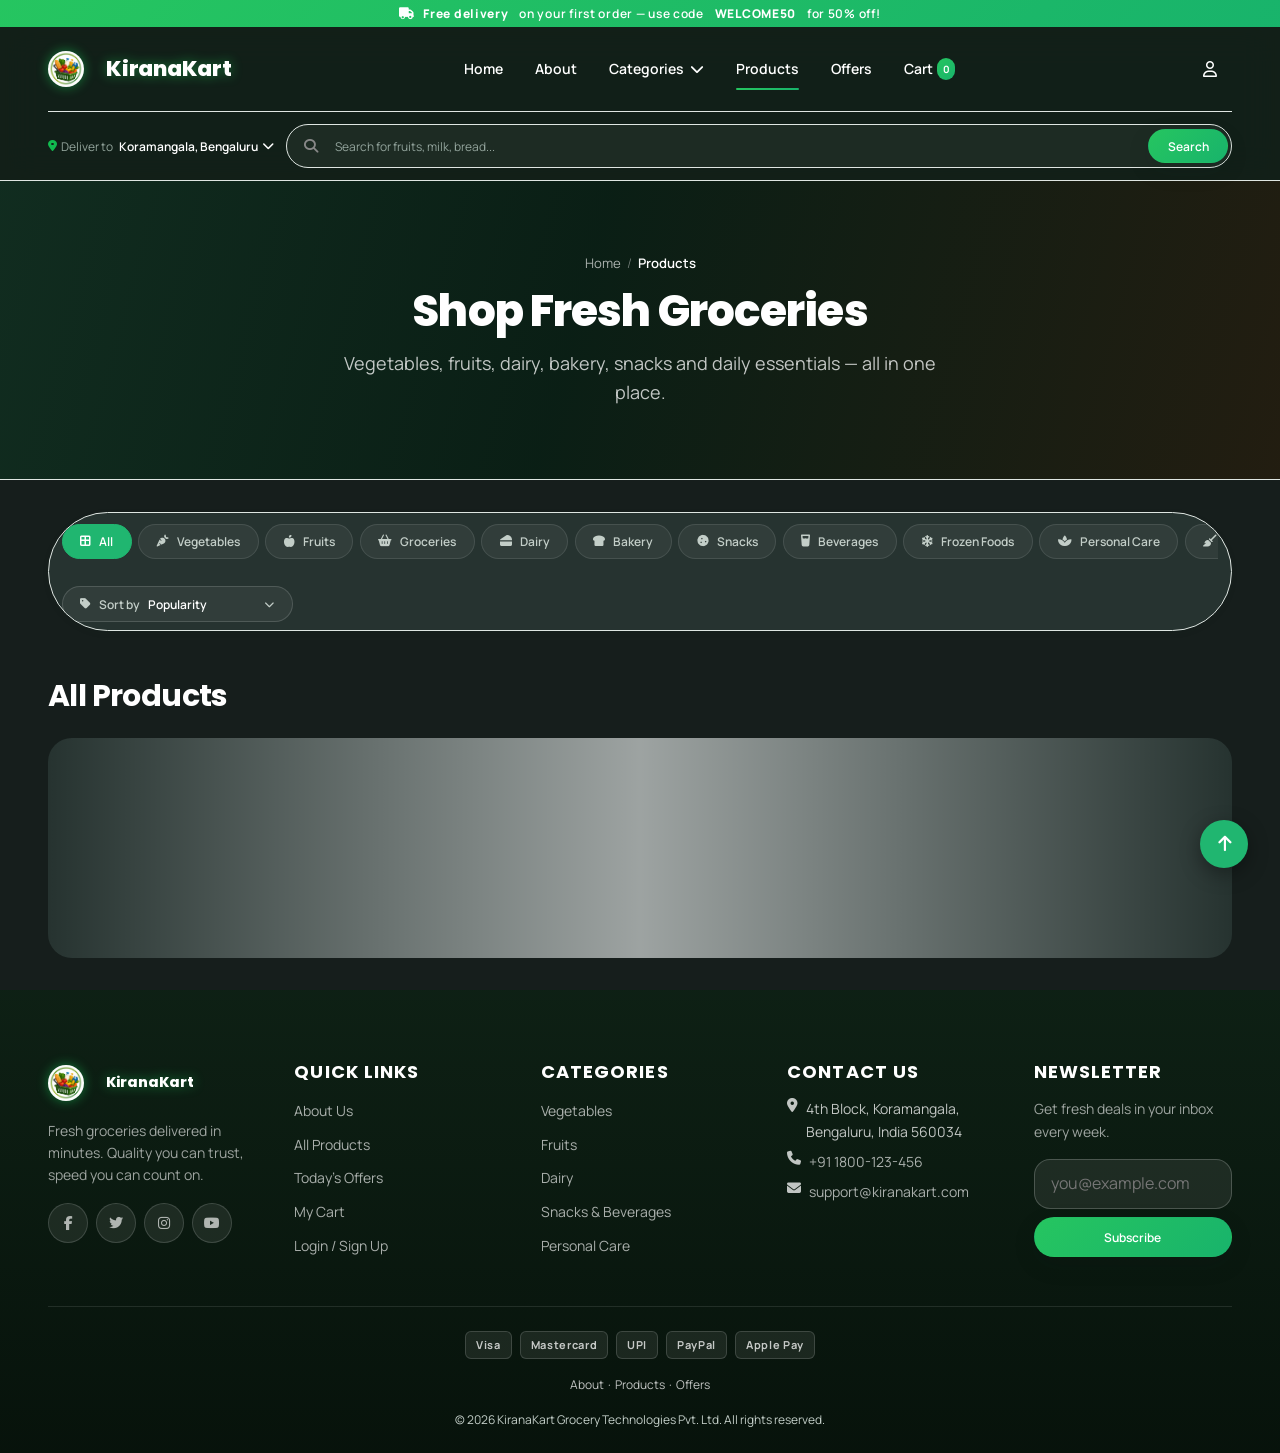
<file: products.html>
<!doctype html>

<html lang="en">

<head>
  <!-- ================= META / SEO ================= -->
  <meta charset="UTF-8" />

  <meta name="viewport" content="width=device-width, initial-scale=1.0" />
  <title>Shop All Products | KiranaKart Grocery Delivery</title>
  <link rel="canonical" href="products.html" />

  <link rel="icon" type="image/svg+xml" href="icons/favicon.svg" />

  <link rel="preconnect" href="https://fonts.googleapis.com" />
  <link rel="preconnect" href="https://fonts.gstatic.com" crossorigin />

  <link
    href="https://fonts.googleapis.com/css2?family=Manrope:wght@400;500;600;700;800&family=Poppins:wght@600;700;800&display=swap"
    rel="stylesheet" />

  <link rel="stylesheet" href="https://cdnjs.cloudflare.com/ajax/libs/font-awesome/6.4.0/css/all.min.css" />
  <link rel="stylesheet" href="./css/style.css" />
  <link rel="stylesheet" href="./css/products.css" />
</head>

<body>
  <a id="top"></a>
  <a href="#main" class="skip-link">Skip to main content</a>

  <!-- ================= ICON SPRITE ================= -->

  <!-- ================= ANNOUNCEMENT BAR ================= -->

  <div class="top-bar">
    <p class="top-text" style="color: white;">
      <i class="fa-solid fa-truck "></i>
      <strong>Free delivery</strong>
      &nbsp;on your first order &mdash; use code&nbsp;
      <strong>WELCOME50</strong>
      &nbsp;for 50% off!
    </p>
  </div>

  <div class="header">
    <input type="checkbox" id="mobile-menu-btn" class="menu-toggle" />
    <div class="container navbar">
      <a href="index.html" class="logo">
        <span class="logo-icon" style="margin-right: 8px; display: flex; align-items: center">
          <img src="images/logo.png" width="36" height="36" style="border-radius: 50%; object-fit: cover" alt="Logo" />
        </span>
        <span class="logo-name">KiranaKart</span>
      </a>

      <!-- Desktop nav -->
      <div class="menu">
        <a href="index.html" class="menu-link">Home</a>
        <a href="about.html" class="menu-link">About</a>
        <div class="mega-menu">
          <a href="products.html" class="menu-link">
            Categories
            <i class="fa-solid fa-chevron-down" style="display: flex; align-items: center; margin-left: 6px;"></i>
          </a>
          <div class="dropdown">
            <div class="dropdown-col">
              <h6>Fresh Produce</h6>
              <ul>
                <li><a href="products.html#vegetables">Vegetables</a></li>
                <li><a href="products.html#fruits">Fruits</a></li>
                <li><a href="products.html#groceries">Groceries</a></li>
              </ul>
            </div>
            <div class="dropdown-col">
              <h6>Dairy &amp; Bakery</h6>
              <ul>
                <li><a href="products.html#dairy">Dairy</a></li>
                <li><a href="products.html#bakery">Bakery</a></li>
                <li><a href="products.html#frozen-foods">Frozen Foods</a></li>
              </ul>
            </div>
            <div class="dropdown-col">
              <h6>Snacks &amp; More</h6>
              <ul>
                <li><a href="products.html#snacks">Snacks</a></li>
                <li><a href="products.html#beverages">Beverages</a></li>
                <li><a href="products.html#personal-care">Personal Care</a></li>
                <li><a href="products.html#household">Household</a></li>
              </ul>
            </div>
          </div>
        </div>
        <a href="products.html" class="menu-link is-active">Products</a>
        <a href="offer.html" class="menu-link">Offers</a>
        <a href="cart.html" class="menu-link">
          Cart
          <span class="badge badge-gradient"
            style="padding: 0.1em 0.55em; font-size: 10px; margin-left: 4px; vertical-align: 2px;">
            <span data-cart-count>0</span>
          </span>
        </a>
      </div>

      <div class="header-buttons">
        <div class="user-menu" style="z-index: 999;">
          <button type="button" class="header-icon">
            <i class="fa-regular fa-user"></i>
          </button>
          <div class="user-dropdown" data-account-panel>
            <a href="login.html"><i class="fa-regular fa-user"></i> Login</a>
            <a href="signup.html"><i class="fa-regular fa-user"></i> Sign Up</a>
          </div>
        </div>
      </div>

      <label for="mobile-menu-btn" class="mobile-menu-btn">
        <i class="fa-solid fa-bars icon-menu"></i>
        <i class="fa-solid fa-xmark icon-close"></i>
      </label>
    </div>

    <!-- Utility bar -->
    <div class="container utility-bar">
      <button type="button" class="location">
        <i class="fa-solid fa-location-dot" style="color: var(--color-primary);"></i>
        <span class="location-label">Deliver to</span>
        <span>Koramangala, Bengaluru</span>
        <i class="fa-solid fa-chevron-down"></i>
      </button>
      <form class="search" action="products.html" method="get" style="position: relative; flex: 1; display: flex; align-items: center;">
        <i class="fa-solid fa-magnifying-glass"
          style="position:absolute; left:18px; top:50%; transform:translateY(-50%); color:#888; font-size: 14px;"></i>
        <label for="site-search" class="sr-only">Search for groceries</label>
        <input type="search" id="site-search" name="search" style="padding-left:48px; padding-right:110px; width: 100%; border-radius: var(--radius-full); height: 44px; background: hsla(0, 0%, 100%, 0.05); border: 1px solid var(--border-color); color: var(--color-white); font-size: var(--fs-xs);"
          placeholder="Search for fruits, milk, bread...">
        <button type="submit" class="button main-button small-button" style="position: absolute; right: 4px; top: 50%; transform: translateY(-50%); border-radius: var(--radius-full); padding: 0.4rem 1.15rem;">
          Search
        </button>
      </form>
    </div>

    <!-- Mobile nav panel -->
    <div class="mobile-menu container">
      <a href="index.html" class="menu-link ">Home</a>
      <a href="about.html" class="menu-link">About</a>
      <a href="products.html#vegetables" class="menu-link"
        style="padding-left: var(--space-sm); font-size: var(--fs-sm); color: var(--text-muted);">Vegetables</a>
      <a href="products.html#fruits" class="menu-link"
        style="padding-left: var(--space-sm); font-size: var(--fs-sm); color: var(--text-muted);">Fruits</a>
      <a href="products.html#groceries" class="menu-link"
        style="padding-left: var(--space-sm); font-size: var(--fs-sm); color: var(--text-muted);">Groceries</a>
      <a href="products.html" class="menu-link is-active">Products</a>
      <a href="offer.html" class="menu-link">Offers</a>
      <a href="cart.html" class="menu-link">
        Cart
        <span class="badge badge-gradient"
          style="padding: 0.1em 0.55em; font-size: 10px; margin-left: 4px; vertical-align: 2px;">
          <span data-cart-count>0</span>
        </span>
      </a>
      <div class="mobile-buttons">
        <a href="login.html" class="button outline-button small-button full-button">Login</a>
        <a href="signup.html" class="button main-button small-button full-button">Sign Up</a>
      </div>
    </div>
  </div>


  <div id="main">
    <!-- ================= PAGE HEADER + BREADCRUMB ================= -->
    <div class="page-banner" style="background: linear-gradient(105deg, hsl(152, 45%, 12%) 0%, hsl(152, 50%, 8%) 45%, hsl(42, 35%, 10%) 100%); padding-block: var(--space-2xl); text-align: center; border-bottom: 1px solid var(--border-color);">
      <div class="container">
        <ul class="breadcrumb" style="display: flex; align-items: center; justify-content: center; gap: 6px; list-style: none; font-size: 0.825rem; margin-bottom: var(--space-xs);">
          <li><a href="index.html" style="color: hsla(0, 0%, 100%, 0.65); text-decoration: none;">Home</a></li>
          <li style="color: hsla(0, 0%, 100%, 0.45); font-weight: 300;">/</li>
          <li style="color: var(--color-white); font-weight: 600;">Products</li>
        </ul>

        <h1 style="font-size: var(--fs-4xl); font-weight: var(--fw-extrabold); color: var(--color-white); margin-bottom: var(--space-xs); font-family: var(--font-display);">Shop Fresh Groceries</h1>
        <p style="color: hsla(0, 0%, 100%, 0.75); font-size: var(--fs-md); max-width: 620px; margin-inline: auto;">
          Vegetables, fruits, dairy, bakery, snacks and daily essentials &mdash; all in one place.
        </p>
      </div>
    </div>

    <!-- ================= FILTER + SEARCH + SORT ================= -->
    <div class="section" style="padding-block: var(--space-lg)">
      <div class="container">
        <h2 id="catalog-title" class="sr-only">Product Catalog</h2>

        <div class="filter-bar">
          <div class="filter-chips" id="filter-chips">
            <button type="button" data-filter-chip="all" class="is-active">
              <i class="fa-solid fa-border-all"></i>
              All
            </button>
            <button type="button" data-filter-chip="vegetables">
              <i class="fa-solid fa-carrot"></i>
              Vegetables
            </button>
            <button type="button" data-filter-chip="fruits">
              <i class="fa-solid fa-apple-whole"></i>
              Fruits
            </button>
            <button type="button" data-filter-chip="groceries">
              <i class="fa-solid fa-basket-shopping"></i>
              Groceries
            </button>
            <button type="button" data-filter-chip="dairy">
              <i class="fa-solid fa-cheese"></i>
              Dairy
            </button>

            <button type="button" data-filter-chip="bakery">
              <i class="fa-solid fa-bread-slice"></i>
              Bakery
            </button>

            <button type="button" data-filter-chip="snacks">
              <i class="fa-solid fa-cookie"></i>
              Snacks
            </button>
            <button type="button" data-filter-chip="beverages">
              <i class="fa-solid fa-glass-water"></i>
              Beverages
            </button>

            <button type="button" data-filter-chip="frozen-foods">
              <i class="fa-solid fa-snowflake"></i>
              Frozen Foods
            </button>
            <button type="button" data-filter-chip="personal-care">
              <i class="fa-solid fa-spa"></i>
              Personal Care
            </button>
            <button type="button" data-filter-chip="household">
              <i class="fa-solid fa-broom"></i>
              Household
            </button>
          </div>

          <label class="sort-select">
            <i class="fa-solid fa-tag"></i>
            <span>Sort by</span>
            <select id="sort-select">
              <option value="">Popularity</option>
              <option value="price-asc">Price: Low to High</option>
              <option value="price-desc">Price: High to Low</option>
              <option value="newest">Newest First</option>
              <option value="rating">Customer Rating</option>
            </select>
            <i class="fa-solid fa-chevron-down" style="font-size: 10px;"></i>
          </label>
        </div>

        <div class="product-showcase">
          <h2 class="category-heading" id="category-heading">All Products</h2>
          <p class="text-muted" id="results-summary" style="
                margin-top: -var(--space-sm);
                margin-bottom: var(--space-md);
              "></p>
          <div class="product-grid" id="product-grid">
            <div class="skeleton" style="
                  grid-column: 1/-1;
                  height: 220px;
                  border-radius: var(--radius-lg);">
            </div>
          </div>
        </div>
      </div>
    </div>
  </div>

  <!-- ================= FOOTER ================= -->

  <div class="site-footer">
    <div class="container footer-grid">
      <div class="footer-col">
        <a href="index.html" class="logo" style="
              color: var(--color-white);
              margin-bottom: var(--space-sm);
              display: inline-flex;">
          <span class="logo-icon" style="margin-right: 8px; display: flex; align-items: center">
            <img src="images/logo.png" width="36" height="36" style="border-radius: 50%; object-fit: cover"
              alt="Logo" /></span>

          <span>KiranaKart</span>
        </a>
        <p>
          Fresh groceries delivered in minutes. Quality you can trust, speed
          you can count on.
        </p>
        <div class="footer-social">
          <a href="#">
            <i class="fa-brands fa-facebook-f "></i>
          </a>

          <a href="#">
            <i class="fa-brands fa-twitter "></i>
          </a>
          <a href="#">
            <i class="fa-brands fa-instagram "></i>
          </a>
          <a href="#">
            <i class="fa-brands fa-youtube "></i>
          </a>
        </div>
      </div>

      <div class="footer-col">
        <h6>Quick Links</h6>
        <ul>
          <li><a href="about.html">About Us</a></li>
          <li><a href="products.html">All Products</a></li>

          <li><a href="offer.html">Today's Offers</a></li>

          <li><a href="cart.html">My Cart</a></li>
          <li><a href="login.html">Login / Sign Up</a></li>
        </ul>
      </div>

      <div class="footer-col">
        <h6>Categories</h6>
        <ul>
          <li><a href="products.html#vegetables">Vegetables</a></li>
          <li><a href="products.html#fruits">Fruits</a></li>
          <li><a href="products.html#dairy">Dairy</a></li>
          <li><a href="products.html#snacks">Snacks &amp; Beverages</a></li>
          <li><a href="products.html#personal-care">Personal Care</a></li>
        </ul>
      </div>

      <div class="footer-col">
        <h6>Contact Us</h6>

        <address style="
              font-style: normal;
              display: flex;
              flex-direction: column;
              gap: var(--space-2xs);
            ">
          <div class="footer-contact-item">
            <i class="fa-solid fa-location-dot "></i>
            <span>4th Block, Koramangala, Bengaluru, India 560034</span>
          </div>
          <div class="footer-contact-item">
            <i class="fa-solid fa-phone "></i>
            <a href="tel:+911800123456">+91 1800-123-456</a>
          </div>
          <div class="footer-contact-item">
            <i class="fa-solid fa-envelope "></i>
            <a href="mailto:support@kiranakart.com">support@kiranakart.com</a>
          </div>
        </address>
      </div>

      <div class="footer-col">
        <h6>Newsletter</h6>
        <p>Get fresh deals in your inbox every week.</p>
        <form action="#" method="get" style="
              margin-top: var(--space-sm);
              display: flex;
              flex-direction: column;
              gap: var(--space-2xs);
            ">
          <label for="footer-email" class="sr-only">Email address</label>
          <input type="email" id="footer-email" name="email" placeholder="you@example.com" style="
                padding: 0.7rem var(--space-sm);
                border-radius: var(--radius-md);
                background: hsla(0, 0%, 100%, 0.08);
                border: 1px solid hsla(0, 0%, 100%, 0.2);
                color: var(--color-white);
              " required />

          <button type="submit" class="button main-button small-button">
            Subscribe
          </button>
        </form>
      </div>
    </div>

    <div class="container footer-bottom">
      <div class="payment-icons">
        <span>Visa</span>
        <span>Mastercard</span>
        <span>UPI</span>
        <span>PayPal</span>
        <span>Apple Pay</span>
      </div>
      <div>
        <a href="about.html">About</a>
        &nbsp;&middot;&nbsp;

        <a href="products.html">Products</a>
        &nbsp;&middot;&nbsp;
        <a href="offer.html">Offers</a>
      </div>

      <p>
        &copy; 2026 KiranaKart Grocery Technologies Pvt. Ltd. All rights
        reserved.
      </p>
    </div>
  </div>

  <a href="#top" class="back-to-top">
    <i class="fa-solid fa-arrow-up "></i>
  </a>


</body>
</html>
</file>
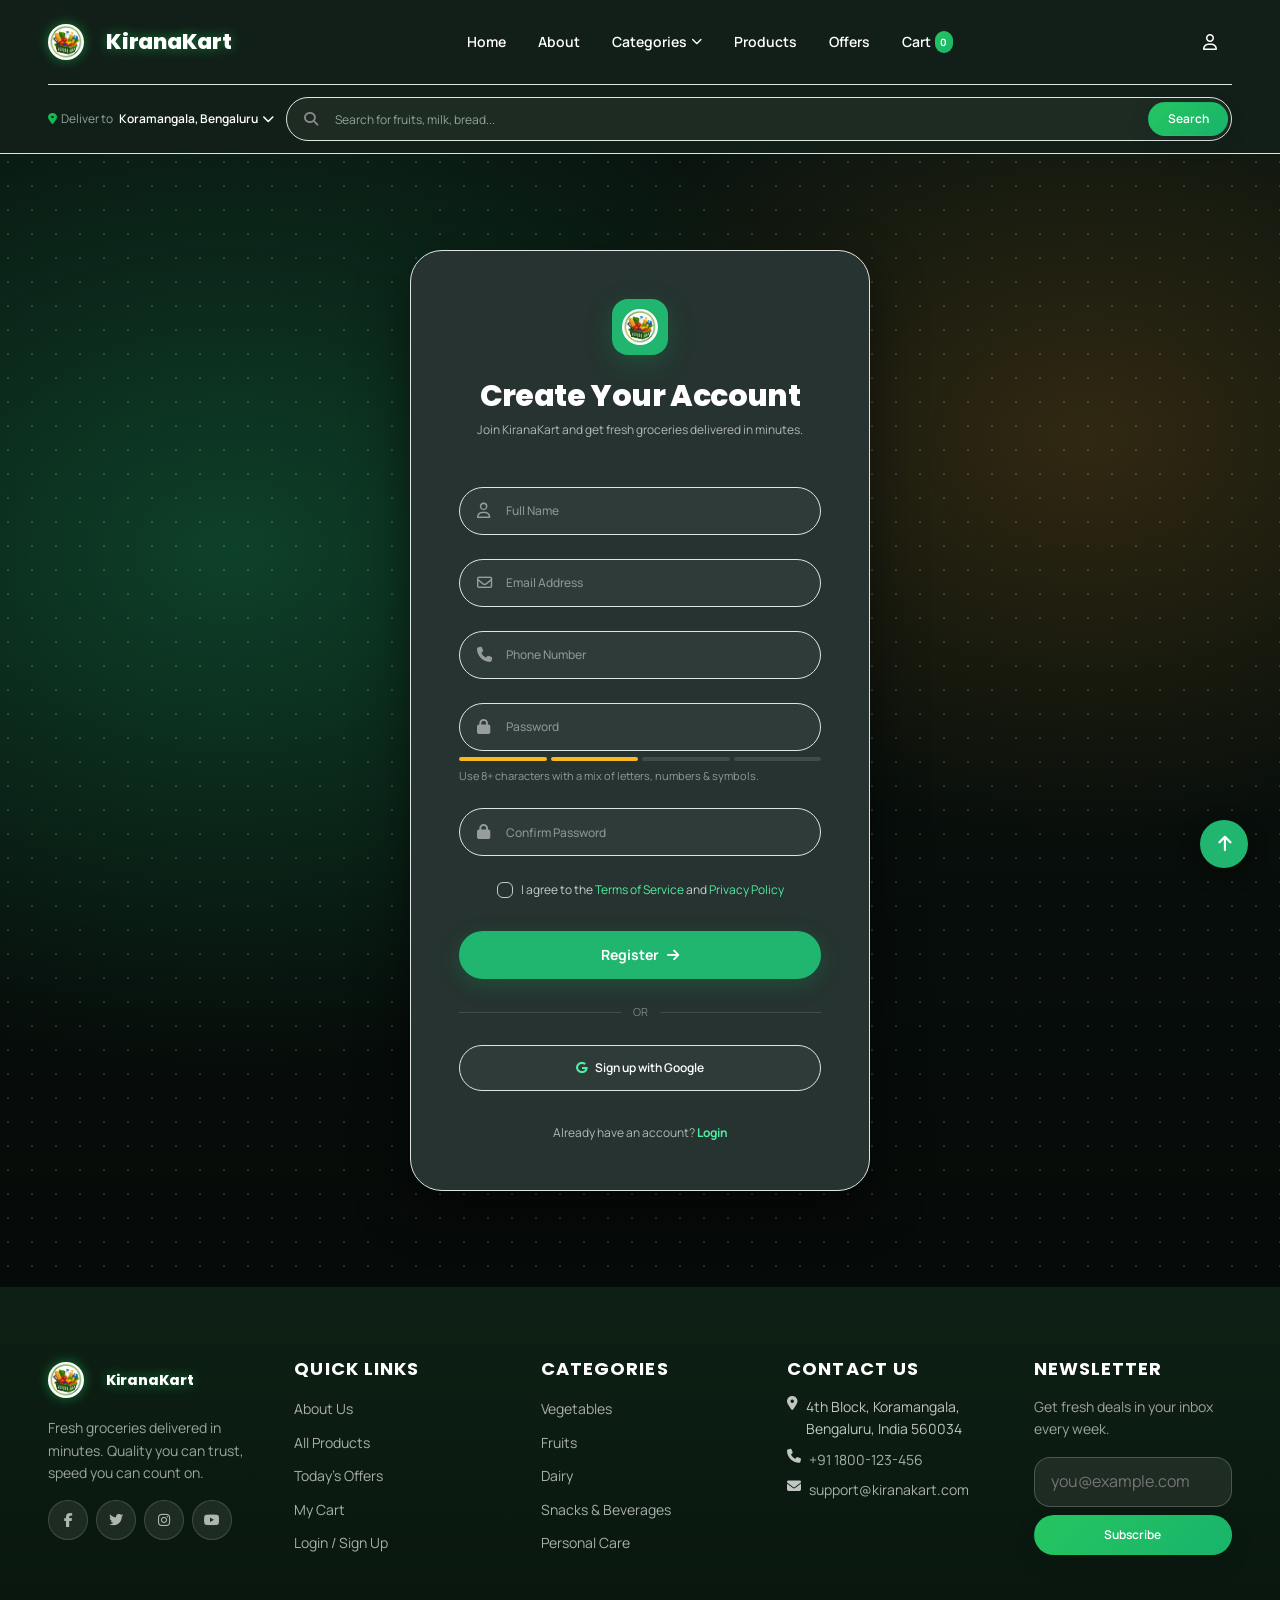
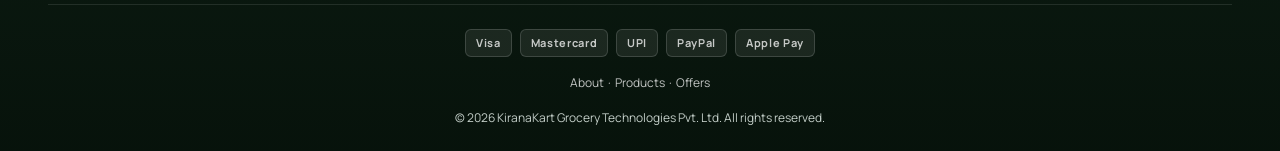
<file: signup.html>
<!doctype html>
<html lang="en">

<head>
  <!-- ================= META / SEO ================= -->
  <meta charset="UTF-8" />
  <meta name="viewport" content="width=device-width, initial-scale=1.0" />
  <title>Create Your Account | KiranaKart</title>
  <link rel="icon" type="image/svg+xml" href="icons/favicon.svg" />
  <link rel="preconnect" href="https://fonts.googleapis.com" />
  <link rel="preconnect" href="https://fonts.gstatic.com" crossorigin />
  <link href="https://fonts.googleapis.com/css2?family=Manrope:wght@400;500;600;700;800&family=Poppins:wght@600;700;800&display=swap" rel="stylesheet" />
  <link rel="stylesheet" href="https://cdnjs.cloudflare.com/ajax/libs/font-awesome/6.4.0/css/all.min.css" />
  <link rel="stylesheet" href="./css/style.css" />
  <link rel="stylesheet" href="./css/auth.css" />
</head>

<body>
  <a id="top"></a>
  <a href="#main" class="skip-link">Skip to main content</a>

  <!-- ================= HEADER (NAVBAR) ================= -->
  <div class="site-header">
    <div class="header">
      <input type="checkbox" id="mobile-menu-btn" class="menu-toggle" />
      <div class="container navbar">
        <a href="index.html" class="logo">
          <span class="logo-icon" style="margin-right: 8px; display: flex; align-items: center">
            <img src="images/logo.png" width="36" height="36" style="border-radius: 50%; object-fit: cover" alt="Logo" />
          </span>
          <span class="logo-name">KiranaKart</span>
        </a>

        <!-- Desktop Navigation Links -->
        <div class="menu">
          <a href="index.html" class="menu-link">Home</a>
          <a href="about.html" class="menu-link">About</a>
          <div class="mega-menu">
            <a href="products.html" class="menu-link">
              Categories
              <i class="fa-solid fa-chevron-down" style="display: inline-flex; align-items: center; margin-left: 4px; font-size: 11px;"></i>
            </a>
            <div class="dropdown">
              <div class="dropdown-col">
                <h6>Fresh Produce</h6>
                <ul>
                  <li><a href="products.html#vegetables">Vegetables</a></li>
                  <li><a href="products.html#fruits">Fruits</a></li>
                  <li><a href="products.html#groceries">Groceries</a></li>
                </ul>
              </div>
              <div class="dropdown-col">
                <h6>Dairy &amp; Bakery</h6>
                <ul>
                  <li><a href="products.html#dairy">Dairy</a></li>
                  <li><a href="products.html#bakery">Bakery</a></li>
                  <li><a href="products.html#frozen-foods">Frozen Foods</a></li>
                </ul>
              </div>
              <div class="dropdown-col">
                <h6>Snacks &amp; More</h6>
                <ul>
                  <li><a href="products.html#snacks">Snacks</a></li>
                  <li><a href="products.html#beverages">Beverages</a></li>
                  <li><a href="products.html#personal-care">Personal Care</a></li>
                  <li><a href="products.html#household">Household</a></li>
                </ul>
              </div>
            </div>
          </div>
          <a href="products.html" class="menu-link">Products</a>
          <a href="offer.html" class="menu-link">Offers</a>
          <a href="cart.html" class="menu-link">
            Cart
            <span class="badge badge-gradient" style="padding: 0.1em 0.55em; font-size: 10px; margin-left: 4px; vertical-align: 2px;">
              <span data-cart-count>0</span>
            </span>
          </a>
        </div>

        <div class="header-buttons">
          <div class="user-menu" style="z-index: 999;">
            <button type="button" class="header-icon">
              <i class="fa-regular fa-user"></i>
            </button>
            <div class="user-dropdown" data-account-panel>
              <a href="login.html"><i class="fa-regular fa-user"></i> Login</a>
              <a href="signup.html"><i class="fa-regular fa-user"></i> Sign Up</a>
            </div>
          </div>
        </div>

        <label for="mobile-menu-btn" class="mobile-menu-btn">
          <i class="fa-solid fa-bars icon-menu"></i>
          <i class="fa-solid fa-xmark icon-close"></i>
        </label>
      </div>

      <!-- Utility bar -->
      <div class="container utility-bar">
        <button type="button" class="location">
          <i class="fa-solid fa-location-dot" style="color: var(--color-primary);"></i>
          <span class="location-label">Deliver to</span>
          <span>Koramangala, Bengaluru</span>
          <i class="fa-solid fa-chevron-down"></i>
        </button>
        <form class="search" action="products.html" method="get" style="position: relative; flex: 1; display: flex; align-items: center;">
          <i class="fa-solid fa-magnifying-glass" style="position:absolute; left:18px; top:50%; transform:translateY(-50%); color:#888; font-size: 14px;"></i>
          <label for="site-search" class="sr-only">Search for groceries</label>
          <input type="search" id="site-search" name="search" style="padding-left:48px; padding-right:110px; width: 100%; border-radius: var(--radius-full); height: 44px; background: hsla(0, 0%, 100%, 0.05); border: 1px solid var(--border-color); color: var(--color-white); font-size: var(--fs-xs);" placeholder="Search for fruits, milk, bread...">
          <button type="submit" class="button main-button small-button" style="position: absolute; right: 4px; top: 50%; transform: translateY(-50%); border-radius: var(--radius-full); padding: 0.4rem 1.15rem;">
            Search
          </button>
        </form>
      </div>
    </div>
  </div>

  <div id="main">
    <!-- ================= SIGNUP FORM CONTAINER ================= -->
    <div class="auth-page">

      <!-- Background Dots Pattern -->
      <div class="auth-page-dots"></div>

      <div class="auth-card">

        <!-- Header Badge with Logo Image -->
        <div class="auth-header-badge">
          <img src="images/logo.png" width="36" height="36" style="border-radius: 50%; object-fit: cover;" alt="Logo" />
        </div>

        <h1 style="font-size: var(--fs-2xl); font-weight: var(--fw-extrabold); color: var(--color-white); margin-bottom: 6px; font-family: var(--font-display);">
          Create Your Account
        </h1>
        <p style="color: hsla(0, 0%, 100%, 0.65); font-size: var(--fs-xs); margin-bottom: var(--space-xl);">
          Join KiranaKart and get fresh groceries delivered in minutes.
        </p>

        <form action="#" method="post" id="signup-form">

          <!-- Full Name -->
          <div class="form-field">
            <input type="text" id="signup-name" class="form-field-input" placeholder="Full Name" required />
            <i class="fa-regular fa-user form-field-icon"></i>
          </div>

          <!-- Email Address -->
          <div class="form-field">
            <input type="email" id="signup-email" class="form-field-input" placeholder="Email Address" required />
            <i class="fa-regular fa-envelope form-field-icon"></i>
          </div>

          <!-- Phone Number -->
          <div class="form-field">
            <input type="tel" id="signup-phone" class="form-field-input" placeholder="Phone Number" required />
            <i class="fa-solid fa-phone form-field-icon"></i>
          </div>

          <!-- Password -->
          <div class="form-field" style="margin-bottom: 4px;">
            <input type="password" id="signup-password" class="form-field-input" placeholder="Password" required />
            <i class="fa-solid fa-lock form-field-icon"></i>
          </div>

          <!-- Password Strength Meter Bar -->
          <div class="strength-meter strength-meter-medium">
            <span></span>
            <span></span>
            <span></span>
            <span></span>
          </div>

          <p style="font-size: 11px; color: hsla(0, 0%, 100%, 0.5); margin-top: 6px; margin-bottom: var(--space-md); text-align: left;">
            Use 8+ characters with a mix of letters, numbers &amp; symbols.
          </p>

          <!-- Confirm Password -->
          <div class="form-field">
            <input type="password" id="signup-confirm" class="form-field-input" placeholder="Confirm Password" required />
            <i class="fa-solid fa-lock form-field-icon"></i>
          </div>

          <!-- Terms Checkbox -->
          <label class="checkbox-field">
            <input type="checkbox" id="signup-terms" required />
            <span>
              I agree to the <a href="#">Terms of Service</a> and <a href="#">Privacy Policy</a>
            </span>
          </label>

          <!-- Submit Button -->
          <button type="submit" class="btn-auth-submit">
            Register
            <i class="fa-solid fa-arrow-right"></i>
          </button>

          <!-- Divider -->
          <div style="display: flex; align-items: center; margin-block: var(--space-md); gap: var(--space-xs); color: hsla(0, 0%, 100%, 0.4); font-size: 11px;">
            <span style="flex: 1; height: 1px; background: hsla(0, 0%, 100%, 0.12);"></span>
            OR
            <span style="flex: 1; height: 1px; background: hsla(0, 0%, 100%, 0.12);"></span>
          </div>

          <!-- Google Signup Button -->
          <button type="button" class="btn-google-signup">
            <i class="fa-brands fa-google" style="color: hsl(152, 80%, 62%);"></i>
            Sign up with Google
          </button>
        </form>

        <!-- Switch to Login -->
        <p style="text-align: center; margin-top: var(--space-lg); font-size: var(--fs-xs); color: hsla(0, 0%, 100%, 0.65);">
          Already have an account?
          <a href="login.html" style="font-weight: var(--fw-bold); color: hsl(152, 80%, 62%); text-decoration: none;">
            Login
          </a>
        </p>

      </div>
    </div>
  </div>

  <!-- ================= FOOTER ================= -->
  <div class="site-footer">
    <div class="container footer-grid">
      <div class="footer-col">
        <a href="index.html" class="logo" style="color: var(--color-white); margin-bottom: var(--space-sm); display: inline-flex;">
          <span class="logo-icon" style="margin-right: 8px; display: flex; align-items: center">
            <img src="images/logo.png" width="36" height="36" style="border-radius: 50%; object-fit: cover" alt="Logo" />
          </span>
          <span>KiranaKart</span>
        </a>
        <p>
          Fresh groceries delivered in minutes. Quality you can trust, speed you can count on.
        </p>
        <div class="footer-social">
          <a href="#"><i class="fa-brands fa-facebook-f"></i></a>
          <a href="#"><i class="fa-brands fa-twitter"></i></a>
          <a href="#"><i class="fa-brands fa-instagram"></i></a>
          <a href="#"><i class="fa-brands fa-youtube"></i></a>
        </div>
      </div>

      <div class="footer-col">
        <h6>Quick Links</h6>
        <ul>
          <li><a href="about.html">About Us</a></li>
          <li><a href="products.html">All Products</a></li>
          <li><a href="offer.html">Today's Offers</a></li>
          <li><a href="cart.html">My Cart</a></li>
          <li><a href="login.html">Login / Sign Up</a></li>
        </ul>
      </div>

      <div class="footer-col">
        <h6>Categories</h6>
        <ul>
          <li><a href="products.html#vegetables">Vegetables</a></li>
          <li><a href="products.html#fruits">Fruits</a></li>
          <li><a href="products.html#dairy">Dairy</a></li>
          <li><a href="products.html#snacks">Snacks &amp; Beverages</a></li>
          <li><a href="products.html#personal-care">Personal Care</a></li>
        </ul>
      </div>

      <div class="footer-col">
        <h6>Contact Us</h6>
        <address style="font-style: normal; display: flex; flex-direction: column; gap: var(--space-2xs);">
          <div class="footer-contact-item">
            <i class="fa-solid fa-location-dot"></i>
            <span>4th Block, Koramangala, Bengaluru, India 560034</span>
          </div>
          <div class="footer-contact-item">
            <i class="fa-solid fa-phone"></i>
            <a href="tel:+911800123456">+91 1800-123-456</a>
          </div>
          <div class="footer-contact-item">
            <i class="fa-solid fa-envelope"></i>
            <a href="mailto:support@kiranakart.com">support@kiranakart.com</a>
          </div>
        </address>
      </div>

      <div class="footer-col">
        <h6>Newsletter</h6>
        <p>Get fresh deals in your inbox every week.</p>
        <form action="#" method="get" style="margin-top: var(--space-sm); display: flex; flex-direction: column; gap: var(--space-2xs);">
          <label for="footer-email" class="sr-only">Email address</label>
          <input type="email" id="footer-email" name="email" placeholder="you@example.com" style="padding: 0.7rem var(--space-sm); border-radius: var(--radius-md); background: hsla(0, 0%, 100%, 0.08); border: 1px solid hsla(0, 0%, 100%, 0.2); color: var(--color-white);" required />
          <button type="submit" class="button main-button small-button">
            Subscribe
          </button>
        </form>
      </div>
    </div>

    <div class="container footer-bottom">
      <div class="payment-icons">
        <span>Visa</span>
        <span>Mastercard</span>
        <span>UPI</span>
        <span>PayPal</span>
        <span>Apple Pay</span>
      </div>
      <div>
        <a href="about.html">About</a>
        &nbsp;&middot;&nbsp;
        <a href="products.html">Products</a>
        &nbsp;&middot;&nbsp;
        <a href="offer.html">Offers</a>
      </div>

      <p>
        &copy; 2026 KiranaKart Grocery Technologies Pvt. Ltd. All rights reserved.
      </p>
    </div>
  </div>

  <a href="#top" class="back-to-top">
    <i class="fa-solid fa-arrow-up"></i>
  </a>

</body>
</html>
</file>
<file: css/style.css>
/* =========================================
   MAIN APPLICATION STYLESHEET
   ========================================= */
/* css custom properties */
/* Custom properties (variables) allow us to reuse colors, fonts, and spacing throughout our CSS easily. */
:root {
  /* ---------- Brand Colors ---------- */
  --color-primary-h: 142;
  --color-primary: hsl(142, 83%, 40%);
  --color-primary-dark: hsl(142, 83%, 30%);
  --color-primary-light: hsl(142, 83%, 90%);
  --color-secondary: hsl(258, 90%, 66%);
  --color-secondary-dark: hsl(258, 90%, 52%);
  --color-accent: hsl(28, 96%, 58%);
  --color-accent-light: hsl(28, 96%, 92%);

  /* ---------- Semantic Colors ---------- */
  --color-danger: hsl(4, 86%, 58%);
  --color-danger-light: hsl(4, 86%, 95%);
  --color-warning: hsl(42, 96%, 55%);
  --color-warning-light: hsl(42, 96%, 93%);
  --color-success: hsl(142, 68%, 42%);
  --color-success-light: hsl(142, 68%, 93%);
  --color-info: hsl(206, 90%, 56%);
  --color-info-light: hsl(206, 90%, 94%);

  /* ---------- Neutral Palette ---------- */
  --color-white: #ffffff;
  --color-black: #0a0e0c;
  --gray-50: #f7f9f8;
  --gray-100: #eef2f0;
  --gray-200: #dfe6e2;
  --gray-300: #c3cec8;
  --gray-400: #93a49c;
  --gray-500: #667b71;
  --gray-600: #4b5f56;
  --gray-700: #384944;
  --gray-800: #263330;
  --gray-900: #161e1c;

  /* ---------- Backgrounds ---------- */
  --bg-body: var(--gray-900);
  --bg-surface: var(--gray-800);
  --bg-card: var(--gray-800);
  --bg-elevated: var(--gray-700);
  --bg-muted: var(--gray-800);
  --bg-inverse: var(--gray-50);
  --bg-glass: hsla(142, 30%, 12%, 0.55);
  --bg-glass-strong: hsla(142, 25%, 10%, 0.78);
  --bg-overlay: hsla(142, 40%, 3%, 0.65);

  /* ---------- Text Colors ---------- */
  --text-primary: var(--color-white);
  --text-secondary: var(--gray-300);
  --text-muted: var(--gray-400);
  --text-inverse: var(--gray-900);
  --text-on-primary: var(--color-white);
  --text-link: hsl(142, 68%, 62%);

  /* ---------- Border Colors ---------- */
  --border-color: var(--gray-200);
  --border-color-strong: var(--gray-300);
  --border-glass: hsla(0, 0%, 100%, 0.35);

  /* ---------- Shadow Colors ---------- */
  --shadow-color: 160 30% 10%;
  --shadow-xs: 0 1px 2px hsl(var(--shadow-color) / 0.06);
  --shadow-sm: 0 2px 6px hsl(var(--shadow-color) / 0.08);
  --shadow-md: 0 8px 24px hsl(var(--shadow-color) / 0.1);
  --shadow-lg: 0 16px 40px hsl(var(--shadow-color) / 0.14);
  --shadow-xl: 0 24px 64px hsl(var(--shadow-color) / 0.18);
  --shadow-glow-primary:
    0 0 0 1px hsl(142 68% 42% / 0.25), 0 8px 30px hsl(142 68% 42% / 0.35);
  --shadow-glow-accent:
    0 0 0 1px hsl(28 96% 58% / 0.25), 0 8px 30px hsl(28 96% 58% / 0.35);
  --shadow-inset: inset 0 1px 2px hsl(var(--shadow-color) / 0.12);

  /* ---------- Gradients ---------- */
  --gradient-primary: linear-gradient(
    135deg,
    hsl(142, 68%, 46%) 0%,
    hsl(152, 76%, 40%) 100%
  );
  --gradient-secondary: linear-gradient(
    135deg,
    hsl(258, 90%, 66%) 0%,
    hsl(280, 85%, 62%) 100%
  );
  --gradient-accent: linear-gradient(
    135deg,
    hsl(28, 96%, 60%) 0%,
    hsl(8, 90%, 60%) 100%
  );
  --gradient-hero:
    radial-gradient(
      circle at 20% 20%,
      hsl(142 68% 46% / 0.35),
      transparent 45%
    ),
    radial-gradient(circle at 85% 15%, hsl(28 96% 60% / 0.3), transparent 40%),
    radial-gradient(
      circle at 60% 90%,
      hsl(258 90% 66% / 0.25),
      transparent 45%
    ),
    linear-gradient(
      160deg,
      hsl(142 45% 12%) 0%,
      hsl(152 55% 8%) 60%,
      hsl(142 40% 6%) 100%
    );
  --gradient-footer: linear-gradient(
    180deg,
    hsl(142 40% 9%) 0%,
    hsl(142 45% 5%) 100%
  );
  --gradient-card-sheen: linear-gradient(
    120deg,
    hsla(0, 0%, 100%, 0.5) 0%,
    hsla(0, 0%, 100%, 0) 40%
  );
  --gradient-overlay: linear-gradient(
    180deg,
    hsla(142, 30%, 6%, 0) 0%,
    hsla(142, 30%, 6%, 0.75) 100%
  );
  --gradient-border: linear-gradient(
    135deg,
    hsl(142 68% 46%),
    hsl(258 90% 66%),
    hsl(28 96% 60%)
  );
  --gradient-conic-loader: conic-gradient(
    from 0deg,
    hsl(142 68% 46%),
    hsl(258 90% 66%),
    hsl(28 96% 60%),
    hsl(142 68% 46%)
  );
  --gradient-text: linear-gradient(
    135deg,
    hsl(142 68% 42%) 0%,
    hsl(258 90% 60%) 100%
  );

  /* ---------- Buttons ---------- */
  --btn-primary-bg: var(--gradient-primary);
  --btn-primary-text: var(--color-white);
  --btn-secondary-bg: var(--color-white);
  --btn-secondary-text: var(--color-primary-dark);
  --btn-secondary-border: blue;
  --btn-ghost-text: var(--gray-800);
  --btn-hover-lift: -3px;

  /* ---------- Fonts ---------- */
  --font-display: "Clash Display", "Poppins", "Segoe UI", sans-serif;
  --font-body: "Manrope", "Segoe UI", system-ui, sans-serif;
  --font-mono: "JetBrains Mono", ui-monospace, monospace;

  --fs-xs: 0.75rem;
  --fs-sm: 0.875rem;
  --fs-base: 1rem;
  --fs-md: 1.125rem;
  --fs-lg: 1.25rem;
  --fs-xl: 1.5rem;
  --fs-2xl: 1.875rem;
  --fs-3xl: 2.25rem;
  --fs-4xl: 2.75rem;
  --fs-5xl: 3.5rem;

  --fw-regular: 400;
  --fw-medium: 500;
  --fw-semibold: 600;
  --fw-bold: 700;
  --fw-extrabold: 800;

  --lh-tight: 1.15;
  --lh-snug: 1.35;
  --lh-normal: 1.6;
  --lh-loose: 1.85;

  --ls-tight: -0.02em;
  --ls-normal: 0;
  --ls-wide: 0.06em;
  --ls-wider: 0.12em;

  /* ---------- Spacing Scale ---------- */
  --space-3xs: 0.25rem;
  --space-2xs: 0.5rem;
  --space-xs: 0.75rem;
  --space-sm: 1rem;
  --space-md: 1.5rem;
  --space-lg: 2rem;
  --space-xl: 3rem;
  --space-2xl: 4.5rem;
  --space-3xl: 6rem;
  --space-4xl: 8rem;

  /* ---------- Radius ---------- */
  --radius-xs: 6px;
  --radius-sm: 10px;
  --radius-md: 16px;
  --radius-lg: 24px;
  --radius-xl: 32px;
  --radius-full: 999px;

  /* ---------- Layout ---------- */
  --container-width: 1280px;
  --container-narrow: 880px;
  --container-padding: clamp(1.25rem, 4vw, 3rem);
  --header-height: 76px;
  --header-height-scrolled: 64px;

  /* ---------- Transitions ---------- */
  --transition-fast: 150ms;
  --transition-base: 280ms;
  --transition-slow: 480ms;
  --ease-standard: cubic-bezier(0.4, 0, 0.2, 1);
  --ease-out-back: cubic-bezier(0.34, 1.56, 0.64, 1);
  --ease-in-out-smooth: cubic-bezier(0.65, 0, 0.35, 1);

  /* ---------- Z-Index Scale ---------- */
  --z-dropdown: 100;
  --z-sticky: 200;
  --z-overlay: 300;
  --z-modal: 400;
  --z-toast: 500;

  /* ---------- Glass Effect ---------- */
  --glass-blur: 18px;
  --glass-saturate: 180%;
}

/* auto (prefers-color-scheme) + manual override [data-theme] */
/* This media query applies dark mode styles automatically if the user's operating system is set to dark mode. */
@media (prefers-color-scheme: dark) {
  :root {
    --bg-body: var(--gray-900);
    --bg-surface: var(--gray-800);
    --bg-card: hsl(142, 22%, 12%);
    --bg-elevated: hsl(142, 20%, 14%);
    --bg-muted: hsl(142, 18%, 16%);
    --bg-inverse: var(--gray-50);
    --bg-glass: hsla(142, 30%, 12%, 0.55);
    --bg-glass-strong: hsla(142, 25%, 10%, 0.78);
    --bg-overlay: hsla(142, 40%, 3%, 0.65);

    --text-primary: var(--gray-50);
    --text-secondary: var(--gray-300);
    --text-muted: var(--gray-400);
    --text-inverse: var(--gray-900);
    --text-link: hsl(142, 68%, 62%);

    --border-color: hsl(142, 15%, 22%);
    --border-color-strong: hsl(142, 15%, 30%);
    --border-glass: hsla(0, 0%, 100%, 0.08);

    --shadow-color: 160 60% 2%;
    --shadow-xs: 0 1px 2px hsl(var(--shadow-color) / 0.4);
    --shadow-sm: 0 2px 8px hsl(var(--shadow-color) / 0.45);
    --shadow-md: 0 8px 28px hsl(var(--shadow-color) / 0.5);
    --shadow-lg: 0 18px 48px hsl(var(--shadow-color) / 0.55);
    --shadow-xl: 0 28px 72px hsl(var(--shadow-color) / 0.6);

    --btn-secondary-bg: hsl(142, 20%, 14%);
    --btn-ghost-text: var(--gray-200);
  }
}

[data-theme="dark"] {
  --bg-body: var(--gray-900);
  --bg-surface: var(--gray-800);
  --bg-card: hsl(142, 22%, 12%);
  --bg-elevated: hsl(142, 20%, 14%);
  --bg-muted: hsl(142, 18%, 16%);
  --bg-inverse: var(--gray-50);
  --bg-glass: hsla(142, 30%, 12%, 0.55);
  --bg-glass-strong: hsla(142, 25%, 10%, 0.78);
  --bg-overlay: hsla(142, 40%, 3%, 0.65);

  --text-primary: var(--gray-50);
  --text-secondary: var(--gray-300);
  --text-muted: var(--gray-400);
  --text-inverse: var(--gray-900);
  --text-link: hsl(142, 68%, 62%);

  --border-color: hsl(142, 15%, 22%);
  --border-color-strong: hsl(142, 15%, 30%);
  --border-glass: hsla(0, 0%, 100%, 0.08);

  --btn-secondary-bg: hsl(142, 20%, 14%);
  --btn-ghost-text: var(--gray-200);
}

[data-theme="light"] {
  color-scheme: light;
}

/* animations */

/* ---------- Fade ---------- */
@keyframes fadeIn {
  from {
    opacity: 0;
  }
  to {
    opacity: 1;
  }
}

@keyframes fadeInUp {
  from {
    opacity: 0;
    transform: translateY(24px);
  }
  to {
    opacity: 1;
    transform: translateY(0);
  }
}

@keyframes fadeInDown {
  from {
    opacity: 0;
    transform: translateY(-24px);
  }
  to {
    opacity: 1;
    transform: translateY(0);
  }
}

/* ---------- Slide ---------- */
@keyframes slideInLeft {
  from {
    opacity: 0;
    transform: translateX(-40px);
  }
  to {
    opacity: 1;
    transform: translateX(0);
  }
}

@keyframes slideInRight {
  from {
    opacity: 0;
    transform: translateX(40px);
  }
  to {
    opacity: 1;
    transform: translateX(0);
  }
}

@keyframes slideInUp {
  from {
    transform: translateY(100%);
  }
  to {
    transform: translateY(0);
  }
}

/* ---------- Zoom / Scale ---------- */
@keyframes zoomIn {
  from {
    opacity: 0;
    transform: scale(0.85);
  }
  to {
    opacity: 1;
    transform: scale(1);
  }
}

@keyframes pulse {
  0%,
  100% {
    transform: scale(1);
  }
  50% {
    transform: scale(1.06);
  }
}

@keyframes pop {
  0% {
    transform: scale(1);
  }
  40% {
    transform: scale(1.18);
  }
  100% {
    transform: scale(1);
  }
}

/* ---------- Rotate ---------- */
@keyframes rotate360 {
  from {
    transform: rotate(0deg);
  }
  to {
    transform: rotate(360deg);
  }
}

@keyframes wobble {
  0%,
  100% {
    transform: rotate(0deg);
  }
  25% {
    transform: rotate(-4deg);
  }
  75% {
    transform: rotate(4deg);
  }
}

/* ---------- Bounce ---------- */
@keyframes bounce {
  0%,
  100% {
    transform: translateY(0);
    animation-timing-function: var(--ease-out-back);
  }
  50% {
    transform: translateY(-14px);
    animation-timing-function: var(--ease-standard);
  }
}

/* ---------- Floating ---------- */
@keyframes floatY {
  0%,
  100% {
    transform: translateY(0px) rotate(0deg);
  }
  50% {
    transform: translateY(-16px) rotate(2deg);
  }
}

@keyframes floatSlow {
  0%,
  100% {
    transform: translate(0, 0);
  }
  33% {
    transform: translate(10px, -18px);
  }
  66% {
    transform: translate(-12px, 8px);
  }
}

/* ---------- Background / Gradient motion ---------- */
@keyframes gradientShift {
  0% {
    background-position: 0% 50%;
  }
  50% {
    background-position: 100% 50%;
  }
  100% {
    background-position: 0% 50%;
  }
}

@keyframes bgPan {
  from {
    background-position: 0 0;
  }
  to {
    background-position: 400px 0;
  }
}

@keyframes spinConic {
  to {
    --angle: 360deg;
  }
}

/* ---------- Glow / Shimmer ---------- */
@keyframes glowPulse {
  0%,
  100% {
    box-shadow: var(--shadow-glow-primary);
  }
  50% {
    box-shadow:
      0 0 0 1px hsl(142 68% 42% / 0.4),
      0 0 46px hsl(142 68% 42% / 0.55);
  }
}

@keyframes shimmer {
  0% {
    background-position: -480px 0;
  }
  100% {
    background-position: 480px 0;
  }
}

/* ---------- Ripple ---------- */
@keyframes ripple {
  0% {
    transform: scale(0);
    opacity: 0.45;
  }
  100% {
    transform: scale(3.2);
    opacity: 0;
  }
}

/* ---------- Waves ---------- */
@keyframes waveMove {
  0% {
    transform: translateX(0) translateZ(0);
  }
  100% {
    transform: translateX(-50%) translateZ(0);
  }
}

/* ---------- Loading ---------- */
@keyframes skeletonLoading {
  0% {
    background-position: -480px 0;
  }
  100% {
    background-position: 480px 0;
  }
}

@keyframes dotBlink {
  0%,
  80%,
  100% {
    opacity: 0.25;
    transform: scale(0.85);
  }
  40% {
    opacity: 1;
    transform: scale(1);
  }
}

/* ---------- Typing effect (CSS only) ---------- */
@keyframes typing {
  from {
    width: 0;
  }
  to {
    width: 100%;
  }
}

@keyframes caretBlink {
  50% {
    border-color: transparent;
  }
}

/* ---------- Delivery path (bike illustration) ---------- */
@keyframes dashMove {
  to {
    stroke-dashoffset: -240;
  }
}

@keyframes bikeDrift {
  0%,
  100% {
    transform: translateY(0) rotate(0deg);
  }
  50% {
    transform: translateY(-6px) rotate(-1.5deg);
  }
}

@keyframes wheelSpin {
  to {
    transform: rotate(360deg);
  }
}

/* ---------- Scroll indicator ---------- */
@keyframes scrollDown {
  0% {
    transform: translateY(0);
    opacity: 1;
  }
  70% {
    opacity: 0.4;
  }
  100% {
    transform: translateY(16px);
    opacity: 0;
  }
}

.anim-fade-in {
  animation: fadeIn var(--transition-slow) var(--ease-standard) both;
}
.anim-fade-up {
  animation: fadeInUp var(--transition-slow) var(--ease-out-back) both;
}
.anim-fade-down {
  animation: fadeInDown var(--transition-slow) var(--ease-out-back) both;
}
.anim-slide-left {
  animation: slideInLeft var(--transition-slow) var(--ease-standard) both;
}
.anim-slide-right {
  animation: slideInRight var(--transition-slow) var(--ease-standard) both;
}
.anim-zoom-in {
  animation: zoomIn var(--transition-slow) var(--ease-out-back) both;
}

.anim-float {
  animation: floatY 5s ease-in-out infinite;
}
.anim-float-slow {
  animation: floatSlow 9s ease-in-out infinite;
}
.anim-pulse {
  animation: pulse 2.4s ease-in-out infinite;
}
.anim-bounce {
  animation: bounce 1.8s ease-in-out infinite;
}
.anim-spin {
  animation: rotate360 12s linear infinite;
}
.anim-glow {
  animation: glowPulse 2.6s ease-in-out infinite;
}

.anim-delay-1 {
  animation-delay: 0.1s;
}
.anim-delay-2 {
  animation-delay: 0.2s;
}
.anim-delay-3 {
  animation-delay: 0.3s;
}
.anim-delay-4 {
  animation-delay: 0.4s;
}
.anim-delay-5 {
  animation-delay: 0.5s;
}
.anim-delay-6 {
  animation-delay: 0.6s;
}

/* 
@media (prefers-reduced-motion: reduce) {
  *,
  *::before,
  *::after {
    animation-duration: 0.001ms !important;
    animation-iteration-count: 1 !important;
    transition-duration: 0.001ms !important;
    scroll-behavior: auto !important;
  }
}
*/


/* components */

/* buttons */
/* The base styles for all buttons on the website */
.button {
  position: relative;
  display: inline-flex;
  align-items: center;
  justify-content: center;
  gap: var(--space-2xs);
  font-family: var(--font-body);
  font-weight: var(--fw-semibold);
  font-size: var(--fs-sm);
  letter-spacing: var(--ls-normal);
  padding: 0.9rem 1.7rem;
  border-radius: var(--radius-full);
  border: 1px solid transparent;
  cursor: pointer;
  overflow: hidden;
  isolation: isolate;
  white-space: nowrap;
  transition:
    transform var(--transition-base) var(--ease-out-back),
    box-shadow var(--transition-base) var(--ease-standard),
    background-color var(--transition-base) var(--ease-standard),
    color var(--transition-base) var(--ease-standard),
    border-color var(--transition-base) var(--ease-standard);
}

.button:active {
  transform: translateY(1px) scale(0.98);
}

.main-button {
  background: var(--btn-primary-bg);
  color: var(--btn-primary-text);
  box-shadow: var(--shadow-md);
}

.main-button:hover {
  transform: translateY(var(--btn-hover-lift));
  box-shadow: var(--shadow-glow-primary);
}

.outline-button {
  background: var(--btn-secondary-bg);
  color: var(--btn-secondary-text);
  border-color: var(--btn-secondary-border);
}

.outline-button:hover {
  background: var(--color-primary-light);
  transform: translateY(var(--btn-hover-lift));
}

.btn-accent {
  background: var(--gradient-accent);
  color: var(--color-white);
  box-shadow: var(--shadow-md);
}

.btn-accent:hover {
  transform: translateY(var(--btn-hover-lift));
  box-shadow: var(--shadow-glow-accent);
}

.btn-ghost {
  background: transparent;
  color: var(--btn-ghost-text);
}

.btn-ghost:hover {
  background: var(--bg-muted);
}

.btn-outline-light {
  background: hsla(0, 0%, 100%, 0.08);
  color: var(--color-white);
  border-color: hsla(0, 0%, 100%, 0.35);
  backdrop-filter: blur(6px);
}

.btn-outline-light:hover {
  background: hsla(0, 0%, 100%, 0.18);
  transform: translateY(var(--btn-hover-lift));
}

.small-button {
  padding: 0.6rem 1.15rem;
  font-size: var(--fs-xs);
}
.btn-lg {
  padding: 1.1rem 2.2rem;
  font-size: var(--fs-md);
}
.full-button {
  width: 100%;
}
.btn-icon {
  padding: 0.75rem;
  border-radius: var(--radius-full);
  aspect-ratio: 1;
}

/* Ripple shine sweep on hover */
.button::after {
  content: "";
  position: absolute;
  inset: 0;
  z-index: -1;
  background: linear-gradient(
    115deg,
    transparent 20%,
    hsla(0, 0%, 100%, 0.35) 50%,
    transparent 80%
  );
  transform: translateX(-120%);
  transition: transform var(--transition-slow) var(--ease-standard);
}

.button:hover::after {
  transform: translateX(120%);
}

.button svg {
  width: 1.1em;
  height: 1.1em;
  flex-shrink: 0;
}

/* badges / tags / chips */
.badge {
  display: inline-flex;
  align-items: center;
  gap: 0.3em;
  font-size: var(--fs-xs);
  font-weight: var(--fw-bold);
  padding: 0.3em 0.75em;
  border-radius: var(--radius-full);
  line-height: 1;
}

.badge-danger {
  background: var(--color-danger-light);
  color: var(--color-danger);
}
.badge-success {
  background: var(--color-success-light);
  color: var(--color-success);
}
.badge-warning {
  background: var(--color-warning-light);
  color: hsl(38, 90%, 38%);
}
.badge-info {
  background: var(--color-info-light);
  color: var(--color-info);
}
.badge-accent {
  background: var(--color-accent-light);
  color: hsl(28, 90%, 42%);
}
.badge-gradient {
  background: var(--gradient-primary);
  color: var(--color-white);
}

/* Nav cart count badge — smaller & compact */
.menu-link .badge-gradient {
  padding: 0.1em 0.45em;
  font-size: 9px;
  margin-left: 3px;
  vertical-align: 2px;
  min-width: 16px;
  text-align: center;
}

.chip {
  display: inline-flex;
  align-items: center;
  gap: var(--space-3xs);
  padding: var(--space-3xs) var(--space-sm);
  border-radius: var(--radius-full);
  background: var(--bg-muted);
  border: 1px solid var(--border-color);
  font-size: var(--fs-xs);
  font-weight: var(--fw-medium);
  color: var(--text-secondary);
  transition: all var(--transition-fast) var(--ease-standard);
}

.chip:hover,
.chip.is-active {
  background: blue;
  border-color: blue;
  color: var(--color-white);
}

/* glass / card surfaces */
.glass {
  background: var(--bg-glass);
  backdrop-filter: blur(var(--glass-blur)) saturate(var(--glass-saturate));
  -webkit-backdrop-filter: blur(var(--glass-blur))
    saturate(var(--glass-saturate));
  border: 1px solid var(--border-glass);
}

.card {
  background: var(--bg-card);
  border-radius: var(--radius-lg);
  border: 1px solid var(--border-color);
  box-shadow: var(--shadow-sm);
  transition:
    transform var(--transition-base) var(--ease-out-back),
    box-shadow var(--transition-base) var(--ease-standard),
    border-color var(--transition-base) var(--ease-standard);
}

.card:hover {
  transform: translateY(-6px);
  box-shadow: var(--shadow-lg);
}

/* Gradient-border card */
.card-gradient-border {
  position: relative;
  background: var(--bg-card);
  border: none;
}

.card-gradient-border::before {
  content: "";
  position: absolute;
  inset: 0;
  border-radius: inherit;
  padding: 2px;
  background: var(--gradient-border);
  -webkit-mask:
    linear-gradient(#fff 0 0) content-box,
    linear-gradient(#fff 0 0);
  mask:
    linear-gradient(#fff 0 0) content-box,
    linear-gradient(#fff 0 0);
  -webkit-mask-composite: xor;
  mask-composite: exclude;
  opacity: 0;
  transition: opacity var(--transition-base) var(--ease-standard);
}

.card-gradient-border:hover::before {
  opacity: 1;
}

/* announcement bar */
.top-bar {
  background: var(--gradient-primary);
  color: var(--color-white);
  overflow: hidden;
}

.top-text {
  display: flex;
  align-items: center;
  justify-content: center;
  gap: var(--space-2xs);
  padding: var(--space-3xs) var(--space-sm);
  font-size: var(--fs-xs);
  font-weight: var(--fw-semibold);
  letter-spacing: var(--ls-wide);
  text-align: center;
  flex-wrap: wrap;
}

.top-text strong {
  font-weight: var(--fw-extrabold);
}

/* header / navigation */
.site-header {
  position: sticky;
  top: 0;
  z-index: var(--z-sticky, 999);
}

.header {
  position: sticky;
  top: 0;
  z-index: var(--z-sticky, 999);
  background: var(--bg-glass-strong);
  backdrop-filter: blur(var(--glass-blur)) saturate(var(--glass-saturate));
  -webkit-backdrop-filter: blur(var(--glass-blur))
    saturate(var(--glass-saturate));
  border-bottom: 1px solid var(--border-color);
  transition: box-shadow var(--transition-base) var(--ease-standard);
}

.navbar {
  display: flex;
  align-items: center;
  gap: var(--space-md);
  min-height: var(--header-height);
  padding-block: var(--space-2xs);
}

.logo {
  display: flex;
  align-items: center;
  gap: var(--space-2xs);
  font-family: var(--font-display);
  font-size: var(--fs-xl);
  font-weight: var(--fw-extrabold);
  flex-shrink: 0;
  transition: filter var(--transition-base);
  filter: drop-shadow(0 0 6px hsla(142, 80%, 50%, 0.45));
}

.logo:hover {
  filter: drop-shadow(0 0 12px hsla(142, 80%, 50%, 0.75));
}

.logo-icon {
  width: 42px;
  height: 42px;
  border-radius: var(--radius-sm);
  display: grid;
  place-items: center;
  color: var(--color-white);
}

.logo-name {
  color: #ffffff !important;
  font-weight: var(--fw-extrabold);
  font-size: 1.35rem;
  letter-spacing: -0.01em;
  -webkit-text-fill-color: #ffffff !important;
}

.menu-toggle {
  position: absolute;
  opacity: 0;
  width: 1px;
  height: 1px;
  pointer-events: none;
}

.mobile-menu-btn {
  display: inline-grid;
  place-items: center;
  width: 44px;
  height: 44px;
  border-radius: var(--radius-sm);
  border: 1px solid var(--border-color);
  margin-left: auto;
  cursor: pointer;
  transition: background var(--transition-fast) var(--ease-standard);
}

.mobile-menu-btn:hover {
  background: var(--bg-muted);
}

.mobile-menu-btn svg {
  width: 22px;
  height: 22px;
}
.mobile-menu-btn .icon-close {
  display: none;
}

.menu-toggle:checked ~ .container .mobile-menu-btn .icon-menu {
  display: none;
}
.menu-toggle:checked ~ .container .mobile-menu-btn .icon-close {
  display: block;
}

.menu {
  display: none;
}

/* ---------- Mobile nav panel (CSS-only, checkbox hack) ---------- */
.mobile-menu {
  display: flex;
  flex-direction: column;
  gap: var(--space-md);
  max-height: 0;
  overflow: hidden;
  opacity: 0;
  padding-inline: var(--container-padding);
  transition:
    max-height var(--transition-slow) var(--ease-in-out-smooth),
    opacity var(--transition-base) var(--ease-standard),
    padding-block var(--transition-slow);
}

.menu-toggle:checked ~ .mobile-menu {
  max-height: 640px;
  opacity: 1;
  padding-block: var(--space-sm) var(--space-lg);
  border-top: 1px solid var(--border-color);
}

.mobile-menu .menu-link {
  font-size: var(--fs-md);
}

.mobile-buttons {
  display: flex;
  align-items: center;
  gap: var(--space-sm);
  padding-top: var(--space-sm);
  border-top: 1px solid var(--border-color);
}

.menu-link {
  display: flex;
  position: relative;
  font-weight: var(--fw-semibold);
  font-size: var(--fs-sm);
  padding: var(--space-2xs) 0;
  color: var(--text-primary);
}

.menu-link::after {
  content: "";
  position: absolute;
  left: 0;
  bottom: -2px;
  width: 0;
  height: 2px;
  background: var(--gradient-primary);
  border-radius: var(--radius-full);
  transition: width var(--transition-base) var(--ease-standard);
}

.menu-link:hover::after,
.menu-link.is-active::after {
  width: 100%;
}

.header-buttons {
  display: none;
  align-items: center;
  gap: var(--space-sm);
}

/* ---------- User account menu (icon that reveals Login / Sign Up on hover) ---------- */
.user-menu {
  position: relative;
}

.user-dropdown {
  position: absolute;
  top: 100%;
  right: 0;
  z-index: var(--z-dropdown);
  margin-top: var(--space-2xs);
  min-width: 180px;
  padding: var(--space-2xs);
  border-radius: var(--radius-md);
  background: var(--bg-glass-strong);
  backdrop-filter: blur(var(--glass-blur)) saturate(var(--glass-saturate));
  border: 1px solid var(--border-glass);
  box-shadow: var(--shadow-lg);
  opacity: 0;
  visibility: hidden;
  transform: translateY(-8px);
  transition:
    opacity var(--transition-base) var(--ease-standard),
    transform var(--transition-base) var(--ease-standard),
    visibility var(--transition-base);
}

.user-menu:hover .user-dropdown,
.user-menu:focus-within .user-dropdown {
  opacity: 1;
  visibility: visible;
  transform: translateY(0);
}

.user-dropdown a {
  display: flex;
  align-items: center;
  gap: var(--space-2xs);
  padding: var(--space-2xs) var(--space-sm);
  border-radius: var(--radius-sm);
  font-size: var(--fs-sm);
  font-weight: var(--fw-medium);
  color: var(--text-primary);
  transition:
    background var(--transition-fast),
    color var(--transition-fast);
}

.user-dropdown a:hover {
  background: var(--color-primary-light);
  color: var(--color-primary-dark);
}

.user-dropdown a + a {
  margin-top: 2px;
}

.header-icon {
  position: relative;
  display: inline-grid;
  place-items: center;
  width: 44px;
  height: 44px;
  border-radius: var(--radius-full);
  color: var(--text-primary);
  transition:
    background var(--transition-fast) var(--ease-standard),
    transform var(--transition-fast);
}

.header-icon:hover {
  background: var(--bg-muted);
  transform: translateY(-2px);
}

.header-icon svg {
  width: 22px;
  height: 22px;
}

.nav-count {
  position: absolute;
  top: 2px;
  right: 2px;
  min-width: 18px;
  height: 18px;
  padding: 0 4px;
  border-radius: var(--radius-full);
  background: var(--gradient-accent);
  color: var(--color-white);
  font-size: 10px;
  font-weight: var(--fw-bold);
  display: grid;
  place-items: center;
  border: 2px solid var(--bg-surface);
}

/* Mega menu (desktop reveal via focus-within / hover) */
.mega-menu {
  position: static;
}

.dropdown {
  position: absolute;
  left: 0;
  right: 0;
  top: calc(var(--header-height) + 1px);
  background: var(--bg-glass-strong);
  backdrop-filter: blur(var(--glass-blur));
  border-bottom: 1px solid var(--border-color);
  box-shadow: var(--shadow-lg);
  opacity: 0;
  visibility: hidden;
  transform: translateY(-8px);
  transition:
    opacity var(--transition-base) var(--ease-standard),
    transform var(--transition-base) var(--ease-standard),
    visibility var(--transition-base);
  display: grid;
  grid-template-columns: repeat(2, minmax(0, 1fr));
  gap: var(--space-md);
  padding: var(--space-lg);
  z-index: var(--z-dropdown);
}

.mega-menu:hover .dropdown,
.mega-menu:focus-within .dropdown {
  opacity: 1;
  visibility: visible;
  transform: translateY(0);
}

.dropdown-col h6 {
  color: var(--text-muted);
  margin-bottom: var(--space-2xs);
}

.dropdown-col li + li {
  margin-top: var(--space-3xs);
}

.dropdown-col a {
  font-size: var(--fs-sm);
  color: var(--text-secondary);
  transition:
    color var(--transition-fast),
    padding-left var(--transition-fast);
}

.dropdown-col a:hover {
  color: var(--color-primary-dark);
  padding-left: 4px;
}

/* search + delivery location bar */
.utility-bar {
  display: flex;
  flex-direction: column;
  gap: var(--space-xs);
  padding-block: var(--space-xs);
  border-top: 1px solid var(--border-color);
}

.location {
  display: inline-flex;
  align-items: center;
  gap: var(--space-3xs);
  font-size: var(--fs-xs);
  font-weight: var(--fw-semibold);
  color: var(--text-primary);
  flex-shrink: 0;
}

.location svg {
  width: 18px;
  height: 18px;
  color: blue;
}

.location-label {
  color: var(--text-muted);
  font-weight: var(--fw-regular);
  margin-right: 2px;
}

.search {
  position: relative;
  flex: 1;
  display: flex;
  align-items: center;
}

.search svg {
  position: absolute;
  left: var(--space-sm);
  width: 19px;
  height: 19px;
  color: var(--text-muted);
  pointer-events: none;
  top: 15px;
}

.search input {
  width: 100%;
  padding: 0.85rem 1rem 0.85rem 2.75rem;
  border-radius: var(--radius-full);
  border: 1px solid var(--border-color);
  background: var(--bg-muted);
  font-size: var(--fs-sm);
  transition:
    border-color var(--transition-fast),
    box-shadow var(--transition-fast),
    background var(--transition-fast);
}

.search input::placeholder {
  color: var(--text-muted);
}

.search input:focus {
  outline: none;
  border-color: blue;
  background: var(--bg-surface);
  box-shadow: 0 0 0 4px var(--color-primary-light);
}

.search-btn {
  position: absolute;
  right: 6px;
  height: calc(100% - 12px);
  padding-inline: var(--space-sm);
  border-radius: var(--radius-full);
  background: var(--gradient-primary);
  color: var(--color-white);
  font-size: var(--fs-xs);
  font-weight: var(--fw-semibold);
}
/* Page-specific styles are loaded via index.css, about.css, products.css */


.hero {
  position: relative;
  overflow: hidden;
  background: var(--gradient-hero);
  color: var(--color-white);
  padding-block: var(--space-2xl) var(--space-3xl);
  isolation: isolate;
}

.hero::before {
  content: "";
  position: absolute;
  inset: 0;
  z-index: -1;
  background-image: radial-gradient(
    circle,
    hsla(0, 0%, 100%, 0.12) 1px,
    transparent 1.4px
  );
  background-size: 26px 26px;
  opacity: 0.5;
  mask-image: radial-gradient(ellipse at center, black 40%, transparent 80%);
  animation: bgPan 40s linear infinite;
}

/* ---------- Hero Banner variant (photographic banner image, parallax) ----------
   The photo itself is a CSS background (not an <img>) specifically so
   background-attachment: fixed can create a true parallax effect: the
   image stays pinned to the viewport while the page content scrolls
   over it. The source photo has its own headline baked into its left
   half, so background-size/position are zoomed and anchored to the
   right edge — showing only the product/bag side — leaving the left
   clear for our own HTML heading (avoids two overlapping headlines). */
.hero-banner {
  min-height: 640px;
  display: flex;
  align-items: center;
  background-image: url("../images/bannerimage.png");
  background-repeat: no-repeat;
  background-position: right 32%;
  background-size: 220% auto;
  background-attachment: fixed;
}

.hero-banner-overlay {
  position: absolute;
  inset: 0;
  z-index: -1;
  background:
    linear-gradient(
      100deg,
      hsla(158, 45%, 6%, 0.98) 0%,
      hsla(142, 42%, 8%, 0.92) 42%,
      hsla(142, 38%, 9%, 0.55) 72%,
      hsla(142, 30%, 8%, 0.35) 100%
    ),
    radial-gradient(
      circle at 15% 85%,
      hsla(28, 96%, 58%, 0.22),
      transparent 45%
    );
}

/* background-attachment:fixed is unreliable on touch/mobile browsers —
   fall back to a normal scrolling background below tablet-landscape */
@media (max-width: 1023px) {
  .hero-banner {
    background-attachment: scroll;
    background-size: 320% auto;
    background-position: right 30%;
  }
}

.hero-banner .floating-shapes span {
  background: var(--gradient-primary);
}

.hero-banner .floating-shapes span:nth-child(2) {
  background: var(--gradient-accent);
}
.hero-banner .floating-shapes span:nth-child(3) {
  background: var(--gradient-secondary);
}

.hero-banner .hero-grid {
  grid-template-columns: minmax(0, 1fr);
}

.hero-banner .hero-content {
  max-width: 640px;
}

.hero-grid {
  display: grid;
  min-width: 0;
  gap: var(--space-2xl);
  align-items: center;
}

.hero-content {
  display: flex;
  flex-direction: column;
  align-items: flex-start;
  gap: var(--space-sm);
  min-width: 0;
  max-width: 100%;
}

.hero-small-text {
  display: inline-flex;
  align-items: center;
  gap: var(--space-3xs);
  background: hsla(0, 0%, 100%, 0.12);
  border: 1px solid hsla(0, 0%, 100%, 0.25);
  padding: var(--space-3xs) var(--space-sm);
  border-radius: var(--radius-full);
  font-size: var(--fs-xs);
  font-weight: var(--fw-semibold);
  letter-spacing: var(--ls-wide);
  backdrop-filter: blur(6px);
}

.hero-title {
  color: var(--color-white);
  max-width: 15ch;
}

.hero-title .text-gradient {
  background: linear-gradient(135deg, hsl(142, 80%, 62%), hsl(45, 96%, 65%));
  background-clip: text;
  -webkit-background-clip: text;
  -webkit-text-fill-color: transparent;
}

.hero-desc {
  color: hsla(0, 0%, 100%, 0.78);
  font-size: var(--fs-md);
  max-width: 46ch;
}

.hero-actions {
  display: flex;
  flex-wrap: wrap;
  gap: var(--space-sm);
  margin-top: var(--space-2xs);
}

.hero-stats {
  display: flex;
  flex-wrap: wrap;
  gap: var(--space-lg);
  margin-top: var(--space-md);
  padding-top: var(--space-md);
  border-top: 1px solid hsla(0, 0%, 100%, 0.18);
  width: 100%;
}

.hero-stat-num {
  font-family: var(--font-display);
  font-size: var(--fs-2xl);
  font-weight: var(--fw-extrabold);
}

.hero-stat-label {
  font-size: var(--fs-xs);
  color: hsla(0, 0%, 100%, 0.65);
}

.hero-visual {
  position: relative;
  display: grid;
  place-items: center;
  min-height: 320px;
}

.hero-blob {
  position: absolute;
  inset: 0;
  margin: auto;
  width: 88%;
  aspect-ratio: 1;
  background: var(--gradient-primary);
  border-radius: 42% 58% 65% 35% / 45% 40% 60% 55%;
  filter: blur(2px);
  opacity: 0.9;
  animation:
    floatSlow 10s ease-in-out infinite,
    blobMorph 14s ease-in-out infinite;
}

@keyframes blobMorph {
  0%,
  100% {
    border-radius: 42% 58% 65% 35% / 45% 40% 60% 55%;
  }
  50% {
    border-radius: 60% 40% 35% 65% / 55% 65% 35% 45%;
  }
}

.hero-card {
  position: relative;
  z-index: 1;
  width: 78%;
  border-radius: var(--radius-xl);
  overflow: hidden;
  box-shadow: var(--shadow-xl);
  aspect-ratio: 4 / 5;
}

.hero-card img {
  width: 100%;
  height: 100%;
}

.hero-floating-card {
  position: absolute;
  z-index: 2;
  display: flex;
  align-items: center;
  gap: var(--space-2xs);
  padding: var(--space-xs) var(--space-sm);
  border-radius: var(--radius-md);
  animation: floatY 5s ease-in-out infinite;
}

.hero-floating-card-1 {
  top: 10%;
  left: -4%;
  animation-delay: 0.4s;
}
.hero-floating-card-2 {
  bottom: 12%;
  right: -6%;
  animation-delay: 1s;
}

.hero-floating-card strong {
  display: block;
  font-size: var(--fs-sm);
  color: var(--text-primary);
}
.hero-floating-card small {
  color: var(--text-muted);
}

.hero-floating-icon {
  width: 38px;
  height: 38px;
  border-radius: var(--radius-sm);
  display: grid;
  place-items: center;
  background: var(--color-primary-light);
  color: var(--color-primary-dark);
  flex-shrink: 0;
}

/* Scroll indicator */
.scroll-indicator {
  position: absolute;
  bottom: var(--space-md);
  left: 50%;
  transform: translateX(-50%);
  display: flex;
  flex-direction: column;
  align-items: center;
  gap: 6px;
  color: hsla(0, 0%, 100%, 0.7);
  font-size: var(--fs-xs);
}

.scroll-indicator-mouse {
  width: 22px;
  height: 34px;
  border: 2px solid hsla(0, 0%, 100%, 0.55);
  border-radius: var(--radius-full);
  position: relative;
}

.scroll-indicator-mouse::before {
  content: "";
  position: absolute;
  top: 6px;
  left: 50%;
  translate: -50% 0;
  width: 4px;
  height: 8px;
  background: var(--color-white);
  border-radius: var(--radius-full);
  animation: scrollDown 1.8s ease-in-out infinite;
}

/* category slider / cards */
.category-slider {
  display: flex;
  gap: var(--space-sm);
  overflow-x: auto;
  scroll-snap-type: x mandatory;
  padding-block: var(--space-3xs) var(--space-md);
  scrollbar-width: thin;
}

.category-card {
  scroll-snap-align: start;
  flex: 0 0 auto;
  width: 132px;
  display: flex;
  flex-direction: column;
  align-items: center;
  gap: var(--space-2xs);
  padding: var(--space-md) var(--space-xs);
  border-radius: var(--radius-lg);
  background: var(--bg-card);
  border: 1px solid var(--border-color);
  text-align: center;
  transition:
    transform var(--transition-base) var(--ease-out-back),
    box-shadow var(--transition-base),
    border-color var(--transition-base);
}

.category-card:hover {
  transform: translateY(-8px) scale(1.03);
  box-shadow: var(--shadow-lg);
  border-color: transparent;
}

.category-card-icon {
  width: 64px;
  height: 64px;
  border-radius: var(--radius-md);
  display: grid;
  place-items: center;
  background: var(--gradient-primary);
  color: var(--color-white);
  box-shadow: var(--shadow-sm);
  transition: transform var(--transition-base) var(--ease-out-back);
}

.category-card:nth-child(2n) .category-card-icon {
  background: var(--gradient-secondary);
}
.category-card:nth-child(3n) .category-card-icon {
  background: var(--gradient-accent);
}

.category-card:hover .category-card-icon {
  transform: rotate(-8deg) scale(1.08);
}

.category-card-icon svg {
  width: 30px;
  height: 30px;
}

.category-card-name {
  font-size: var(--fs-sm);
  font-weight: var(--fw-semibold);
}

.category-card-count {
  font-size: var(--fs-xs);
  color: var(--text-muted);
}

/* product card */
.product-grid {
  display: grid;
  grid-template-columns: repeat(2, minmax(0, 1fr));
  gap: var(--space-sm);
}

.item-box {
  position: relative;
  display: flex;
  flex-direction: column;
  background: var(--bg-card);
  border: 1px solid var(--border-color);
  border-radius: var(--radius-lg);
  overflow: hidden;
  transition:
    transform var(--transition-base) var(--ease-out-back),
    box-shadow var(--transition-base) var(--ease-standard);
}

.item-box:hover {
  transform: translateY(-8px);
  box-shadow: var(--shadow-lg);
}

.card-media {
  position: relative;
  aspect-ratio: 1 / 1;
  overflow: hidden;
  background: var(--bg-muted);
}

.card-media img {
  width: 100%;
  height: 100%;
  transition: transform var(--transition-slow) var(--ease-standard);
}

.item-box:hover .card-media img {
  transform: scale(1.1) rotate(1deg);
}

.card-media-link {
  display: block;
  width: 100%;
  height: 100%;
}

.card-badge {
  position: absolute;
  top: 10px;
  left: 10px;
  z-index: 1;
}

.card-wishlist {
  position: absolute;
  top: 8px;
  right: 8px;
  z-index: 1;
  width: 34px;
  height: 34px;
  display: grid;
  place-items: center;
  border-radius: var(--radius-full);
  background: hsla(0, 0%, 100%, 0.92);
  backdrop-filter: blur(4px);
  color: hsl(0, 0%, 20%);
  transition:
    color var(--transition-fast),
    transform var(--transition-fast) var(--ease-out-back);
}

.card-wishlist svg {
  width: 17px;
  height: 17px;
}

.card-wishlist:hover,
.card-wishlist:has(input:checked) {
  color: var(--color-danger);
  transform: scale(1.15);
}

.card-wishlist input {
  position: absolute;
  inset: 0;
  opacity: 0;
  cursor: pointer;
}

.card-quickview-btn {
  position: absolute;
  top: 8px;
  right: 50px;
  z-index: 1;
  width: 34px;
  height: 34px;
  display: grid;
  place-items: center;
  border-radius: var(--radius-full);
  background: hsla(0, 0%, 100%, 0.92);
  backdrop-filter: blur(4px);
  color: hsl(0, 0%, 20%);
  transition:
    color var(--transition-fast),
    transform var(--transition-fast) var(--ease-out-back),
    background var(--transition-fast);
}

.card-quickview-btn svg {
  width: 17px;
  height: 17px;
}

.card-quickview-btn:hover {
  color: var(--color-white);
  background: var(--gradient-primary);
  transform: scale(1.15);
}

.card-overlay {
  position: absolute;
  inset: auto 0 0 0;
  display: flex;
  justify-content: center;
  padding: var(--space-2xs);
  transform: translateY(100%);
  opacity: 0;
  transition:
    transform var(--transition-base) var(--ease-standard),
    opacity var(--transition-base);
  background: linear-gradient(0deg, hsla(0, 0%, 0%, 0.5), transparent);
}

.item-box:hover .card-overlay,
.item-box:focus-within .card-overlay {
  transform: translateY(0);
  opacity: 1;
}

.card-quickview {
  font-size: var(--fs-xs);
  font-weight: var(--fw-semibold);
  color: var(--color-white);
  background: hsla(0, 0%, 100%, 0.18);
  border: 1px solid hsla(0, 0%, 100%, 0.4);
  padding: var(--space-3xs) var(--space-sm);
  border-radius: var(--radius-full);
  backdrop-filter: blur(6px);
}

.card-body {
  display: flex;
  flex-direction: column;
  gap: 4px;
  padding: var(--space-sm);
}

.card-category {
  font-size: 11px;
  text-transform: uppercase;
  letter-spacing: var(--ls-wide);
  color: var(--text-muted);
  font-weight: var(--fw-semibold);
}

.card-title {
  font-size: var(--fs-sm);
  font-weight: var(--fw-semibold);
  color: var(--text-primary);
  overflow: hidden;
  text-overflow: ellipsis;
  white-space: nowrap;
}

.card-desc {
  font-size: var(--fs-xs);
  color: var(--text-muted);
  overflow: hidden;
  text-overflow: ellipsis;
  display: -webkit-box;
  -webkit-line-clamp: 2;
  line-clamp: 2;
  -webkit-box-orient: vertical;
}

.card-delivery {
  display: inline-flex;
  align-items: center;
  gap: 4px;
  font-size: 11px;
  font-weight: var(--fw-semibold);
  color: var(--color-primary-dark);
  margin-top: 2px;
}

.card-rating {
  display: flex;
  align-items: center;
  gap: 4px;
  font-size: var(--fs-xs);
  color: var(--text-muted);
}

.card-rating svg {
  width: 13px;
  height: 13px;
  color: var(--color-warning);
}

.card-price-row {
  display: flex;
  align-items: baseline;
  gap: var(--space-2xs);
  margin-top: 2px;
}

.card-price {
  font-size: var(--fs-md);
  font-weight: var(--fw-bold);
  color: var(--text-primary);
}

.card-price-old {
  font-size: var(--fs-xs);
  color: var(--text-muted);
  text-decoration: line-through;
}

.card-discount {
  font-size: var(--fs-xs);
  font-weight: var(--fw-bold);
  color: var(--color-success);
}

.card-footer {
  padding: 0 var(--space-sm) var(--space-sm);
  margin-top: auto;
}

.card-add-btn {
  width: 100%;
  display: flex;
  align-items: center;
  justify-content: center;
  gap: 6px;
  padding: 0.65rem;
  border-radius: var(--radius-md);
  background: var(--color-primary-light);
  color: var(--color-primary-dark);
  font-weight: var(--fw-bold);
  font-size: var(--fs-sm);
  border: 1px solid transparent;
  transition:
    background var(--transition-fast),
    color var(--transition-fast),
    transform var(--transition-fast);
}

.card-add-btn:hover {
  background: var(--gradient-primary);
  color: var(--color-white);
  border-color: transparent;
  transform: scale(1.02);
}

.card-add-btn svg {
  width: 16px;
  height: 16px;
}

/* flash sale / countdown strip */
.flash-sale {
  position: relative;
  border-radius: var(--radius-xl);
  overflow: hidden;
  background: linear-gradient(
    120deg,
    hsl(258, 90%, 22%) 0%,
    hsl(280, 70%, 18%) 100%
  );
  color: var(--color-white);
  padding: var(--space-lg);
  isolation: isolate;
}

.flash-sale::before {
  content: "";
  position: absolute;
  inset: -30%;
  z-index: -1;
  background: conic-gradient(
    from 0deg,
    hsl(258 90% 60% / 0.25),
    hsl(28 96% 60% / 0.2),
    hsl(142 68% 46% / 0.25),
    hsl(258 90% 60% / 0.25)
  );
  animation: rotate360 18s linear infinite;
}

.flash-sale-head {
  display: flex;
  align-items: center;
  justify-content: space-between;
  flex-wrap: wrap;
  gap: var(--space-sm);
  margin-bottom: var(--space-md);
}

.countdown {
  display: flex;
  gap: var(--space-2xs);
}

.countdown-unit {
  display: flex;
  flex-direction: column;
  align-items: center;
  background: hsla(0, 0%, 100%, 0.12);
  border: 1px solid hsla(0, 0%, 100%, 0.2);
  border-radius: var(--radius-sm);
  padding: var(--space-2xs) var(--space-xs);
  min-width: 56px;
  backdrop-filter: blur(6px);
}

.countdown-num {
  font-family: var(--font-display);
  font-size: var(--fs-xl);
  font-weight: var(--fw-extrabold);
}

.countdown-label {
  font-size: 10px;
  text-transform: uppercase;
  letter-spacing: var(--ls-wide);
  color: hsla(0, 0%, 100%, 0.65);
}

.flash-sale .item-box {
  background: hsla(0, 0%, 100%, 0.06);
  border-color: hsla(0, 0%, 100%, 0.15);
}

.flash-sale .card-title,
.flash-sale .card-price {
  color: var(--color-white);
}

.promo-grid {
  display: grid;
  grid-template-columns: minmax(0, 1fr);
  gap: var(--space-md);
}

.promo-card {
  position: relative;
  overflow: hidden;
  border-radius: var(--radius-xl);
  padding: var(--space-xl);
  color: var(--color-white);
  isolation: isolate;
  box-shadow: var(--shadow-lg);
  transition: transform var(--transition-base) var(--ease-out-back);
}

.promo-card:hover {
  transform: translateY(-6px);
}

.promo-card::after {
  content: "";
  position: absolute;
  width: 180px;
  height: 180px;
  border-radius: 50%;
  background: hsla(0, 0%, 100%, 0.14);
  right: -50px;
  bottom: -60px;
  z-index: -1;
}

.promo-card-1 {
  background: var(--gradient-primary);
}
.promo-card-2 {
  background: var(--gradient-secondary);
}
.promo-card-3 {
  background: var(--gradient-accent);
}

.promo-card-code {
  display: inline-block;
  margin-top: var(--space-sm);
  padding: var(--space-3xs) var(--space-sm);
  border: 1.5px dashed hsla(0, 0%, 100%, 0.65);
  border-radius: var(--radius-sm);
  font-weight: var(--fw-bold);
  letter-spacing: var(--ls-wide);
  font-size: var(--fs-sm);
}

/* brand strip */
.brand-strip {
  display: flex;
  align-items: center;
  gap: var(--space-2xl);
  overflow: hidden;
  padding-block: var(--space-md);
  mask-image: linear-gradient(
    90deg,
    transparent,
    black 10%,
    black 90%,
    transparent
  );
}

.brand-strip-track {
  display: flex;
  align-items: center;
  gap: var(--space-2xl);
  flex-shrink: 0;
  animation: bgPan 22s linear infinite;
}

.brand-strip-logo {
  height: 32px;
  opacity: 0.6;
  filter: grayscale(1);
  transition:
    opacity var(--transition-base),
    filter var(--transition-base);
  flex-shrink: 0;
}

.brand-strip-logo:hover {
  opacity: 1;
  filter: grayscale(0);
}

/* why choose us / features */
.feature-grid {
  display: grid;
  grid-template-columns: minmax(0, 1fr);
  gap: var(--space-md);
}

.feature-box {
  display: flex;
  flex-direction: column;
  gap: var(--space-sm);
  padding: var(--space-lg);
  border-radius: var(--radius-lg);
  background: var(--bg-card);
  border: 1px solid var(--border-color);
  position: relative;
  overflow: hidden;
}

.feature-box::before {
  content: "";
  position: absolute;
  top: -30%;
  right: -30%;
  width: 60%;
  aspect-ratio: 1;
  background: var(--gradient-card-sheen);
  border-radius: 50%;
  opacity: 0.6;
}

.feature-icon {
  width: 56px;
  height: 56px;
  border-radius: var(--radius-md);
  display: grid;
  place-items: center;
  background: var(--gradient-primary);
  color: var(--color-white);
  transition: transform var(--transition-base) var(--ease-out-back);
}

.feature-box:hover .feature-icon {
  transform: rotate(8deg) scale(1.1);
}

.feature-icon svg {
  width: 28px;
  height: 28px;
}

/* delivery process (steps) + bike illustration */
.process-steps {
  display: grid;
  grid-template-columns: minmax(0, 1fr);
  gap: var(--space-lg);
  position: relative;
}

.process-step {
  display: flex;
  flex-direction: column;
  align-items: center;
  text-align: center;
  gap: var(--space-xs);
  position: relative;
}

.process-step-num {
  width: 68px;
  height: 68px;
  border-radius: 50%;
  display: grid;
  place-items: center;
  font-family: var(--font-display);
  font-size: var(--fs-xl);
  font-weight: var(--fw-extrabold);
  color: var(--color-white);
  background: var(--gradient-primary);
  box-shadow: var(--shadow-glow-primary);
}

.delivery-illustration {
  position: relative;
  width: 100%;
  max-width: 420px;
  margin-inline: auto;
}

.delivery-illustration .bike {
  animation: bikeDrift 3.4s ease-in-out infinite;
  transform-origin: center;
}

.delivery-illustration .wheel {
  transform-origin: center;
  animation: wheelSpin 1.2s linear infinite;
}

.delivery-illustration .path {
  fill: none;
  stroke: blue;
  stroke-width: 3;
  stroke-linecap: round;
  stroke-dasharray: 10 14;
  animation: dashMove 3s linear infinite;
  opacity: 0.6;
}

/* testimonials */
.testimonial-grid {
  display: grid;
  grid-template-columns: minmax(0, 1fr);
  gap: var(--space-md);
}

.testimonial-card {
  padding: var(--space-lg);
  border-radius: var(--radius-lg);
  background: var(--bg-card);
  border: 1px solid var(--border-color);
  display: flex;
  flex-direction: column;
  gap: var(--space-sm);
  position: relative;
}

.testimonial-card::before {
  content: "\201C";
  position: absolute;
  top: var(--space-sm);
  right: var(--space-md);
  font-family: Georgia, serif;
  font-size: 4rem;
  line-height: 1;
  color: var(--color-primary-light);
  z-index: 0;
}

.testimonial-card-stars {
  display: flex;
  gap: 2px;
  color: var(--color-warning);
}

.testimonial-card-stars svg {
  width: 15px;
  height: 15px;
}

.testimonial-card-quote {
  font-size: var(--fs-sm);
  color: var(--text-secondary);
  position: relative;
  z-index: 1;
}

.testimonial-card-author {
  display: flex;
  align-items: center;
  gap: var(--space-2xs);
  margin-top: auto;
}

.testimonial-card-avatar {
  width: 44px;
  height: 44px;
  border-radius: 50%;
  border: 2px solid var(--color-primary-light);
}

.testimonial-card-name {
  font-size: var(--fs-sm);
  font-weight: var(--fw-bold);
}

.testimonial-card-role {
  font-size: var(--fs-xs);
  color: var(--text-muted);
}

/* app download */
.app-download {
  position: relative;
  border-radius: var(--radius-xl);
  overflow: hidden;
  background: var(--gradient-secondary);
  color: var(--color-white);
  padding: var(--space-2xl) var(--space-lg);
  isolation: isolate;
}

.app-download::before,
.app-download::after {
  content: "";
  position: absolute;
  border-radius: 50%;
  background: hsla(0, 0%, 100%, 0.12);
  z-index: -1;
}

.app-download::before {
  width: 260px;
  height: 260px;
  top: -80px;
  left: -60px;
}
.app-download::after {
  width: 180px;
  height: 180px;
  bottom: -60px;
  right: -30px;
}

.store-badges {
  display: flex;
  flex-wrap: wrap;
  gap: var(--space-sm);
  margin-top: var(--space-md);
}

.store-badge {
  display: flex;
  align-items: center;
  gap: var(--space-2xs);
  padding: var(--space-2xs) var(--space-md);
  border-radius: var(--radius-md);
  background: hsla(0, 0%, 0%, 0.28);
  border: 1px solid hsla(0, 0%, 100%, 0.25);
  transition:
    transform var(--transition-base) var(--ease-out-back),
    background var(--transition-base);
}

.store-badge:hover {
  transform: translateY(-4px);
  background: hsla(0, 0%, 0%, 0.4);
}

.store-badge svg {
  width: 26px;
  height: 26px;
}
.store-badge span {
  display: block;
  font-size: 9px;
  text-transform: uppercase;
  letter-spacing: var(--ls-wide);
  opacity: 0.8;
}
.store-badge strong {
  display: block;
  font-size: var(--fs-sm);
  font-weight: var(--fw-bold);
}

/* newsletter */
.newsletter {
  display: flex;
  flex-direction: column;
  align-items: center;
  text-align: center;
  gap: var(--space-sm);
  padding: var(--space-2xl) var(--space-lg);
  border-radius: var(--radius-xl);
  background: var(--gradient-primary);
  color: var(--color-white);
  position: relative;
  overflow: hidden;
}

.newsletter-form {
  display: flex;
  flex-direction: column;
  gap: var(--space-2xs);
  width: 100%;
  max-width: 460px;
}

.newsletter-form-row {
  display: flex;
  background: var(--bg-surface);
  border-radius: var(--radius-full);
  padding: 6px;
  box-shadow: var(--shadow-lg);
}

.newsletter-form input {
  flex: 1;
  padding: 0.7rem var(--space-sm);
  color: var(--text-primary);
  font-size: var(--fs-sm);
}

.newsletter-form input:focus {
  outline: none;
}

.newsletter-form button {
  flex-shrink: 0;
}

/* instagram gallery */
.insta-gallery {
  display: grid;
  grid-template-columns: repeat(3, minmax(0, 1fr));
  gap: var(--space-3xs);
}

.insta-gallery-item {
  position: relative;
  aspect-ratio: 1;
  overflow: hidden;
  border-radius: var(--radius-sm);
}

.insta-gallery-item img {
  width: 100%;
  height: 100%;
  transition: transform var(--transition-slow) var(--ease-standard);
}

.insta-gallery-item:hover img {
  transform: scale(1.15);
}

.insta-gallery-overlay {
  position: absolute;
  inset: 0;
  display: grid;
  place-items: center;
  background: hsla(152, 60%, 15%, 0.55);
  color: var(--color-white);
  opacity: 0;
  transition: opacity var(--transition-base) var(--ease-standard);
}

.insta-gallery-item:hover .insta-gallery-overlay {
  opacity: 1;
}

.insta-gallery-overlay svg {
  width: 22px;
  height: 22px;
}

/* footer */
.site-footer {
  background: var(--gradient-footer);
  color: hsla(0, 0%, 100%, 0.75);
  padding-top: var(--space-2xl);
  position: relative;
}

.footer-grid {
  display: grid;
  grid-template-columns: minmax(0, 1fr);
  gap: var(--space-xl);
  padding-bottom: var(--space-xl);
  border-bottom: 1px solid hsla(0, 0%, 100%, 0.1);
}

.footer-col h6 {
  color: var(--color-white);
  margin-bottom: var(--space-sm);
  letter-spacing: var(--ls-wide);
}

.footer-col p {
  color: hsla(0, 0%, 100%, 0.6);
  font-size: var(--fs-sm);
}

.footer-col li + li {
  margin-top: var(--space-2xs);
}

.footer-col a {
  font-size: var(--fs-sm);
  color: hsla(0, 0%, 100%, 0.65);
  transition:
    color var(--transition-fast),
    padding-left var(--transition-fast);
}

.footer-col a:hover {
  color: var(--color-white);
  padding-left: 4px;
}

.footer-social {
  display: flex;
  gap: var(--space-2xs);
  margin-top: var(--space-sm);
}

.footer-social a {
  width: 40px;
  height: 40px;
  display: grid;
  place-items: center;
  border-radius: var(--radius-full);
  background: hsla(0, 0%, 100%, 0.08);
  border: 1px solid hsla(0, 0%, 100%, 0.15);
  transition:
    background var(--transition-base),
    transform var(--transition-base) var(--ease-out-back);
}

.footer-social a:hover {
  background: var(--gradient-primary);
  transform: translateY(-4px) scale(1.08);
}

.footer-social svg {
  width: 18px;
  height: 18px;
}

.footer-contact-item {
  display: flex;
  gap: var(--space-2xs);
  align-items: flex-start;
  font-size: var(--fs-sm);
}

.footer-contact-item svg {
  width: 18px;
  height: 18px;
  flex-shrink: 0;
  color: blue;
  margin-top: 2px;
}

.footer-bottom {
  display: flex;
  flex-direction: column;
  gap: var(--space-sm);
  align-items: center;
  padding-block: var(--space-md);
  font-size: var(--fs-xs);
  text-align: center;
}

.payment-icons {
  display: flex;
  gap: var(--space-2xs);
  flex-wrap: wrap;
  justify-content: center;
}

.payment-icons span {
  padding: 4px 10px;
  border-radius: var(--radius-xs);
  background: hsla(0, 0%, 100%, 0.08);
  border: 1px solid hsla(0, 0%, 100%, 0.15);
  font-size: 11px;
  font-weight: var(--fw-bold);
  letter-spacing: var(--ls-wide);
}

/* forms (shared across login/register/contact/checkout etc.) */
.form-field {
  position: relative;
  display: flex;
  flex-direction: column;
}

.form-field-input {
  width: 100%;
  padding: 1.1rem var(--space-sm) 0.5rem 2.75rem;
  border-radius: var(--radius-md);
  border: 1.5px solid var(--border-color);
  background: var(--bg-muted);
  font-size: var(--fs-sm);
  transition:
    border-color var(--transition-fast),
    box-shadow var(--transition-fast);
}

.form-field-input:focus {
  outline: none;
  border-color: blue;
  box-shadow: 0 0 0 4px var(--color-primary-light);
}

.form-field-label {
  position: absolute;
  left: 2.75rem;
  top: 0.95rem;
  font-size: var(--fs-sm);
  color: var(--text-muted);
  pointer-events: none;
  transform-origin: left top;
  transition:
    transform var(--transition-fast) var(--ease-standard),
    color var(--transition-fast);
}

.form-field-input:focus + .form-field-label,
.form-field-input:not(:placeholder-shown) + .form-field-label {
  transform: translateY(-0.65rem) scale(0.78);
  color: var(--color-primary-dark);
  font-weight: var(--fw-semibold);
}

/* svg.form-field-icon (element + class) intentionally outranks the
   generic .icon utility's `position: relative; top: 2px;` baseline-nudge
   rule, which otherwise wins on source order and knocks this icon out
   of its absolutely-positioned spot inside the input. */
svg.form-field-icon {
  position: absolute;
  left: var(--space-sm);
  top: 50%;
  translate: 0 -50%;
  width: 20px;
  height: 20px;
  color: var(--text-muted);
  transition: color var(--transition-fast);
}

.form-field-input:focus ~ svg.form-field-icon {
  color: blue;
}

.form-field-hint {
  font-size: 11px;
  color: var(--text-muted);
  margin-top: 4px;
}

.checkbox-field {
  display: flex;
  align-items: center;
  gap: var(--space-2xs);
  font-size: var(--fs-sm);
  color: var(--text-secondary);
}

.checkbox-field input {
  width: 20px;
  height: 20px;
  border-radius: var(--radius-xs);
  border: 1.5px solid var(--border-color-strong);
  appearance: none;
  display: grid;
  place-items: center;
  cursor: pointer;
  transition:
    background var(--transition-fast),
    border-color var(--transition-fast);
}

.checkbox-field input::before {
  content: "";
  width: 10px;
  height: 10px;
  clip-path: polygon(14% 44%, 0 65%, 50% 100%, 100% 16%, 80% 0%, 45% 62%);
  transform: scale(0);
  background: var(--color-white);
  transition: transform var(--transition-fast) var(--ease-out-back);
}

.checkbox-field input:checked {
  background: var(--gradient-primary);
  border-color: transparent;
}

.checkbox-field input:checked::before {
  transform: scale(1);
}

/* Password strength meter */
.strength-meter {
  display: flex;
  gap: 4px;
  margin-top: var(--space-2xs);
}

.strength-meter span {
  height: 4px;
  flex: 1;
  border-radius: var(--radius-full);
  background: var(--border-color);
}

.strength-meter-weak span:nth-child(1) {
  background: var(--color-danger);
}
.strength-meter-medium span:nth-child(-n + 2) {
  background: var(--color-warning);
}
.strength-meter-strong span {
  background: var(--color-success);
}

/* auth / glass panel layouts */
.auth-page {
  min-height: 100vh;
  display: grid;
  position: relative;
  overflow: hidden;
  background-image: var(--gradient-hero);
  background-attachment: fixed;
}

@media (max-width: 1023px) {
  .auth-page {
    background-attachment: scroll;
  }
}

.auth-page::before {
  content: "";
  position: absolute;
  inset: 0;
  background-image: radial-gradient(
    circle,
    hsla(0, 0%, 100%, 0.1) 1px,
    transparent 1.4px
  );
  background-size: 24px 24px;
  animation: bgPan 30s linear infinite;
}

.auth-card {
  position: relative;
  z-index: 1;
  width: min(92%, 440px);
  margin: var(--space-xl) auto;
  padding: var(--space-xl);
  border-radius: var(--radius-xl);
  background: var(--bg-glass-strong);
  backdrop-filter: blur(var(--glass-blur)) saturate(var(--glass-saturate));
  border: 1px solid var(--border-glass);
  box-shadow: var(--shadow-xl);
}

.social-login {
  display: flex;
  gap: var(--space-2xs);
}

.social-login .button {
  flex: 1;
}

/* skeleton loading */
.skeleton {
  position: relative;
  overflow: hidden;
  background: var(--bg-muted);
  border-radius: var(--radius-sm);
}

.skeleton::after {
  content: "";
  position: absolute;
  inset: 0;
  background: linear-gradient(
    90deg,
    transparent,
    hsla(0, 0%, 100%, 0.55),
    transparent
  );
  animation: shimmer 1.6s infinite;
}

/* floating shapes / blob backdrop (decorative, reused across pages) */
.floating-shapes {
  position: absolute;
  inset: 0;
  overflow: hidden;
  pointer-events: none;
  z-index: -1;
}

.floating-shapes span {
  position: absolute;
  border-radius: 50%;
  filter: blur(2px);
  opacity: 0.5;
  animation: floatSlow 12s ease-in-out infinite;
}

/* breadcrumb */
.breadcrumb {
  display: flex;
  align-items: center;
  gap: var(--space-2xs);
  font-size: var(--fs-xs);
  color: var(--text-muted);
  flex-wrap: wrap;
  list-style: none;
  background: transparent;
  padding: 0;
  margin: 0;
}

.breadcrumb a {
  color: hsla(0, 0%, 100%, 0.65);
  text-decoration: none;
  transition: color var(--transition-fast);
}

.breadcrumb a:hover {
  color: var(--color-white);
}

.breadcrumb li {
  display: inline-flex;
  align-items: center;
  background: transparent !important;
  box-shadow: none !important;
  color: var(--color-white);
}

.back-to-top {
  position: fixed;
  bottom: 2rem;
  right: 2rem;
  width: 48px;
  height: 48px;
  border-radius: 50%;
  background: hsl(152, 70%, 42%);
  color: var(--color-white);
  display: grid;
  place-items: center;
  font-size: 1.1rem;
  box-shadow: 0 6px 20px rgba(0, 0, 0, 0.35);
  z-index: 999;
  text-decoration: none;
  transition: transform var(--transition-base) var(--ease-out-back), background-color var(--transition-fast);
}

.back-to-top:hover {
  transform: translateY(-4px) scale(1.08);
  background: hsl(152, 75%, 48%);
  color: var(--color-white);
}

/* mission / vision split (about page) */
.mission-vision {
  display: grid;
  grid-template-columns: minmax(0, 1fr);
  gap: var(--space-md);
}

.mission-box {
  position: relative;
  padding: var(--space-xl);
  border-radius: var(--radius-lg);
  overflow: hidden;
  color: var(--color-white);
  isolation: isolate;
  box-shadow: var(--shadow-lg);
  transition: transform var(--transition-base) var(--ease-out-back);
}

.mission-box:hover {
  transform: translateY(-6px);
}

.mission-box-mission {
  background: var(--gradient-primary);
}
.mission-box-vision {
  background: var(--gradient-secondary);
}

.box-icon {
  width: 56px;
  height: 56px;
  border-radius: var(--radius-md);
  display: grid;
  place-items: center;
  background: hsla(0, 0%, 100%, 0.16);
  border: 1px solid hsla(0, 0%, 100%, 0.3);
  margin-bottom: var(--space-sm);
}

.mission-box p {
  color: hsla(0, 0%, 100%, 0.88);
}

/* stats section (about page) */
.stats-grid {
  display: grid;
  grid-template-columns: repeat(2, minmax(0, 1fr));
  gap: var(--space-md);
}

.stat-box {
  text-align: center;
  padding: var(--space-lg) var(--space-sm);
  border-radius: var(--radius-lg);
  background: var(--bg-card);
  border: 1px solid var(--border-color);
  transition:
    transform var(--transition-base) var(--ease-out-back),
    box-shadow var(--transition-base);
}

.stat-box:hover {
  transform: translateY(-6px);
  box-shadow: var(--shadow-lg);
}

.stat-icon {
  width: 52px;
  height: 52px;
  margin-inline: auto;
  margin-bottom: var(--space-xs);
  border-radius: var(--radius-md);
  display: grid;
  place-items: center;
  background: var(--gradient-primary);
  color: var(--color-white);
}

.stat-number {
  font-family: var(--font-display);
  font-size: var(--fs-3xl);
  font-weight: var(--fw-extrabold);
}

.stat-text {
  font-size: var(--fs-sm);
  color: var(--text-muted);
}

/* distinct from home testimonials) */
.review-grid {
  display: grid;
  grid-template-columns: minmax(0, 1fr);
  gap: var(--space-md);
}

.review-box {
  padding: var(--space-lg);
  border-radius: var(--radius-lg);
  background: var(--bg-card);
  border: 1px solid var(--border-color);
  display: flex;
  flex-direction: column;
  gap: var(--space-sm);
  transition:
    transform var(--transition-base) var(--ease-out-back),
    box-shadow var(--transition-base),
    border-color var(--transition-base);
}

.review-box:hover {
  transform: translateY(-8px) rotate(-0.5deg);
  box-shadow: var(--shadow-lg);
  border-color: transparent;
}

.review-img {
  width: 56px;
  height: 56px;
  border-radius: 50%;
  background: var(--bg-muted);
  border: 2px dashed var(--border-color-strong);
  display: grid;
  place-items: center;
  color: var(--text-muted);
  flex-shrink: 0;
}

.review-img svg {
  width: 24px;
  height: 24px;
}

.review-top {
  display: flex;
  align-items: center;
  gap: var(--space-sm);
}

.review-name {
  font-weight: var(--fw-bold);
  font-size: var(--fs-sm);
}

.review-role {
  font-size: var(--fs-xs);
  color: var(--text-muted);
}

.review-stars {
  display: flex;
  gap: 2px;
  color: var(--color-warning);
}

.review-stars svg {
  width: 15px;
  height: 15px;
}

.review-text {
  font-size: var(--fs-sm);
  color: var(--text-secondary);
}



/* auto-flip + hover-flip) */
.flip-card {
  perspective: 1600px;
}

.flip-card-inner {
  position: relative;
  width: 100%;
  height: 100%;
  min-height: 320px;
  transform-style: preserve-3d;
  transition: transform var(--transition-slow) var(--ease-in-out-smooth);
}

/* Auto-flip variant (the one special card per category): flips the
   whole card back and forth continuously, no interaction needed */
.flip-card-auto .flip-card-inner {
  animation: autoFlip 4s ease-in-out infinite;
}

@keyframes autoFlip {
  0%,
  40% {
    transform: rotateY(0deg);
  }
  50%,
  90% {
    transform: rotateY(180deg);
  }
  100% {
    transform: rotateY(360deg);
  }
}

.flip-card-face {
  position: absolute;
  inset: 0;
  display: flex;
  flex-direction: column;
  backface-visibility: hidden;
  border-radius: var(--radius-lg);
  overflow: hidden;
  background: var(--bg-card);
  border: 1px solid var(--border-color);
}

.flip-card-face-back {
  transform: rotateY(180deg);
  padding: var(--space-md);
  justify-content: center;
  gap: var(--space-2xs);
  background: var(--gradient-primary);
  color: var(--color-white);
  text-align: center;
}

.flip-card-face-back p {
  color: hsla(0, 0%, 100%, 0.85);
  font-size: var(--fs-xs);
}

.flip-card-face-back ul {
  text-align: left;
  font-size: var(--fs-xs);
  color: hsla(0, 0%, 100%, 0.9);
  display: flex;
  flex-direction: column;
  gap: 4px;
  margin-block: var(--space-2xs);
}

.flip-card-face-back li {
  display: flex;
  align-items: center;
  gap: 6px;
}

.flip-card-face-back li svg {
  width: 14px;
  height: 14px;
  flex-shrink: 0;
}

/* ---------- Image-only hover flip (the other, non-special product cards) ----------
   Only the media/image tile flips on hover — name, price, rating and
   the Add to Cart button below stay put and never move. ---------- */
.card-media-flip {
  perspective: 1000px;
}

.card-media-inner {
  position: relative;
  width: 100%;
  height: 100%;
  transform-style: preserve-3d;
  transition: transform var(--transition-slow) var(--ease-in-out-smooth);
}

.item-box:hover .card-media-inner,
.item-box:focus-within .card-media-inner {
  transform: rotateY(180deg);
}

.card-media-face {
  position: absolute;
  inset: 0;
  display: grid;
  place-items: center;
  backface-visibility: hidden;
}

.card-media-face-back {
  transform: rotateY(180deg);
}

/* no radios, no js. hovering a */
.gallery {
  display: flex;
  flex-direction: column;
  gap: var(--space-sm);
}

.gallery-main {
  position: relative;
  aspect-ratio: 1 / 1;
  border-radius: var(--radius-lg);
  overflow: hidden;
  background: var(--bg-muted);
  border: 1px solid var(--border-color);
}

.gallery-main-img {
  position: absolute;
  inset: 0;
  width: 100%;
  height: 100%;
  opacity: 0;
  transform: scale(1.04);
  transition:
    opacity var(--transition-slow) var(--ease-standard),
    transform var(--transition-slow) var(--ease-standard);
}

.gallery-main-img-active {
  opacity: 1;
  transform: scale(1);
}

.gallery-thumbs {
  display: flex;
  gap: var(--space-2xs);
}

.gallery-thumb {
  display: block;
  flex: 1;
  aspect-ratio: 1;
  padding: 0;
  border-radius: var(--radius-sm);
  overflow: hidden;
  cursor: pointer;
  border: 2px solid var(--border-color);
  background: var(--bg-muted);
  opacity: 0.65;
  transition:
    opacity var(--transition-fast),
    border-color var(--transition-fast),
    transform var(--transition-fast);
}

.gallery-thumb:hover,
.gallery-thumb:focus-visible {
  opacity: 1;
  transform: translateY(-2px);
}

.gallery-thumb-active {
  opacity: 1;
  border-color: blue;
}

.gallery-thumb img {
  width: 100%;
  height: 100%;
  object-fit: cover;
}

/* Hovering thumb N: hide all main images, reveal #main-img-N, highlight thumb N */
.gallery:has(.gallery-thumb-1:hover) .gallery-main-img,
.gallery:has(.gallery-thumb-1:focus-visible) .gallery-main-img,
.gallery:has(.gallery-thumb-2:hover) .gallery-main-img,
.gallery:has(.gallery-thumb-2:focus-visible) .gallery-main-img,
.gallery:has(.gallery-thumb-3:hover) .gallery-main-img,
.gallery:has(.gallery-thumb-3:focus-visible) .gallery-main-img,
.gallery:has(.gallery-thumb-4:hover) .gallery-main-img,
.gallery:has(.gallery-thumb-4:focus-visible) .gallery-main-img {
  opacity: 0;
  transform: scale(1.04);
}

.gallery:has(.gallery-thumb-1:hover) #main-img-1,
.gallery:has(.gallery-thumb-1:focus-visible) #main-img-1,
.gallery:has(.gallery-thumb-2:hover) #main-img-2,
.gallery:has(.gallery-thumb-2:focus-visible) #main-img-2,
.gallery:has(.gallery-thumb-3:hover) #main-img-3,
.gallery:has(.gallery-thumb-3:focus-visible) #main-img-3,
.gallery:has(.gallery-thumb-4:hover) #main-img-4,
.gallery:has(.gallery-thumb-4:focus-visible) #main-img-4 {
  opacity: 1;
  transform: scale(1);
}

.gallery:has(.gallery-thumb-1:hover) .gallery-thumb-1,
.gallery:has(.gallery-thumb-1:focus-visible) .gallery-thumb-1,
.gallery:has(.gallery-thumb-2:hover) .gallery-thumb-2,
.gallery:has(.gallery-thumb-2:focus-visible) .gallery-thumb-2,
.gallery:has(.gallery-thumb-3:hover) .gallery-thumb-3,
.gallery:has(.gallery-thumb-3:focus-visible) .gallery-thumb-3,
.gallery:has(.gallery-thumb-4:hover) .gallery-thumb-4,
.gallery:has(.gallery-thumb-4:focus-visible) .gallery-thumb-4 {
  opacity: 1;
  border-color: blue;
}

/* quantity stepper (product details / cart) */
.qty-stepper {
  display: inline-flex;
  align-items: center;
  border: 1.5px solid var(--border-color);
  border-radius: var(--radius-full);
  overflow: hidden;
}

.qty-stepper-btn {
  width: 40px;
  height: 40px;
  display: grid;
  place-items: center;
  font-size: var(--fs-lg);
  font-weight: var(--fw-bold);
  color: var(--color-primary-dark);
  transition: background var(--transition-fast);
}

.qty-stepper-btn:hover {
  background: var(--color-primary-light);
}

.qty-stepper-value {
  width: 44px;
  text-align: center;
  font-weight: var(--fw-bold);
  font-size: var(--fs-md);
}

/* cart page */
.cart-layout {
  display: grid;
  grid-template-columns: minmax(0, 1fr);
  gap: var(--space-lg);
  align-items: start;
}

.cart-box {
  display: grid;
  grid-template-columns: 88px 1fr;
  gap: var(--space-sm);
  padding: var(--space-sm);
  border-radius: var(--radius-lg);
  background: var(--bg-card);
  border: 1px solid var(--border-color);
  margin-bottom: var(--space-sm);
  transition:
    box-shadow var(--transition-base),
    transform var(--transition-base);
}

.cart-box:hover {
  box-shadow: var(--shadow-md);
  transform: translateY(-2px);
}

.cart-item-media {
  width: 88px;
  height: 88px;
  border-radius: var(--radius-md);
  overflow: hidden;
  background: var(--bg-muted);
}

.cart-item-body {
  display: flex;
  flex-direction: column;
  gap: 4px;
}

.cart-item-top {
  display: flex;
  justify-content: space-between;
  gap: var(--space-sm);
}

.cart-box-remove {
  color: var(--text-muted);
  transition: color var(--transition-fast);
}

.cart-box-remove:hover {
  color: var(--color-danger);
}

.cart-item-footer {
  display: flex;
  align-items: center;
  justify-content: space-between;
  margin-top: auto;
}

.order-summary {
  position: sticky;
  top: calc(var(--header-height) + var(--space-md));
  padding: var(--space-lg);
  border-radius: var(--radius-lg);
  background: var(--bg-card);
  border: 1px solid var(--border-color);
  box-shadow: var(--shadow-sm);
}

.order-summary-row {
  display: flex;
  justify-content: space-between;
  font-size: var(--fs-sm);
  color: var(--text-secondary);
  padding-block: var(--space-2xs);
}

.order-summary-row-total {
  font-size: var(--fs-lg);
  font-weight: var(--fw-bold);
  color: var(--text-primary);
  border-top: 1px dashed var(--border-color-strong);
  margin-top: var(--space-2xs);
  padding-top: var(--space-sm);
}

.coupon-box {
  display: flex;
  gap: var(--space-2xs);
  margin-block: var(--space-sm);
}

.coupon-box input {
  flex: 1;
  padding: 0.7rem var(--space-sm);
  border-radius: var(--radius-md);
  border: 1.5px dashed var(--border-color-strong);
  background: var(--bg-muted);
  font-size: var(--fs-sm);
}

.coupon-box input:focus {
  outline: none;
  border-color: blue;
}

.empty-state {
  text-align: center;
  padding: var(--space-3xl) var(--space-md);
  display: flex;
  flex-direction: column;
  align-items: center;
  gap: var(--space-sm);
}

.empty-state-icon {
  width: 120px;
  height: 120px;
  border-radius: 50%;
  display: grid;
  place-items: center;
  background: var(--color-primary-light);
  color: var(--color-primary-dark);
  animation: floatY 4s ease-in-out infinite;
}

.empty-state-icon svg {
  width: 56px;
  height: 56px;
}

/* filter / sort ui (products page) */
.filter-bar {
  display: flex;
  flex-wrap: wrap;
  gap: var(--space-sm);
  align-items: center;
  justify-content: space-between;
  padding: var(--space-sm);
  border-radius: var(--radius-lg);
  background: var(--bg-card);
  border: 1px solid var(--border-color);
  margin-bottom: var(--space-lg);
}

.filter-chips {
  display: flex;
  flex-wrap: wrap;
  gap: var(--space-2xs);
}

.filter-chips button {
  display: inline-flex;
  align-items: center;
  gap: 6px;
  padding: var(--space-3xs) var(--space-sm);
  border-radius: var(--radius-full);
  background: var(--bg-muted);
  border: 1px solid var(--border-color);
  font-size: var(--fs-xs);
  font-weight: var(--fw-semibold);
  color: var(--text-secondary);
  cursor: pointer;
  transition: all var(--transition-fast) var(--ease-standard);
}

.filter-chips button.is-active,
.filter-chips button:hover {
  background: var(--gradient-primary);
  border-color: transparent;
  color: var(--color-white);
}

.sort-select {
  display: flex;
  align-items: center;
  gap: var(--space-2xs);
  padding: var(--space-2xs) var(--space-sm);
  border-radius: var(--radius-md);
  border: 1px solid var(--border-color);
  background: var(--bg-muted);
  font-size: var(--fs-sm);
}

.sort-select select {
  border: none;
  background: transparent;
  font-size: var(--fs-sm);
  font-weight: var(--fw-medium);
  color: var(--text-primary);
  cursor: pointer;
}

/* ---------- Category filter chips & grid (products.html) ----------
   Filtering, search and sorting are all driven by js/products.js
   against the Express API — these classes are just render targets. */
.product-grid-section-heading {
  grid-column: 1 / -1;
  font-size: var(--fs-lg);
  font-weight: var(--fw-bold);
  margin-top: var(--space-md);
  padding-top: var(--space-md);
  border-top: 1px solid var(--border-color);
}

.product-grid-section-heading:first-child {
  margin-top: 0;
  padding-top: 0;
  border-top: none;
}

.category-heading {
  margin-bottom: var(--space-sm);
}

/* product details page (product-detail.html) */
.pdp-grid {
  display: grid;
  grid-template-columns: minmax(0, 1fr);
  gap: var(--space-xl);
}

.pdp-info {
  display: flex;
  flex-direction: column;
  gap: var(--space-2xs);
}

.pdp-price-row {
  display: flex;
  align-items: baseline;
  gap: var(--space-sm);
  margin-block: var(--space-2xs);
}

.pdp-price {
  font-family: var(--font-display);
  font-size: var(--fs-3xl);
  font-weight: var(--fw-extrabold);
  color: var(--text-primary);
}

.pdp-feature-list {
  display: flex;
  flex-direction: column;
  gap: 6px;
  margin-block: var(--space-sm);
}

.pdp-feature-list li {
  display: flex;
  align-items: center;
  gap: var(--space-2xs);
  font-size: var(--fs-sm);
  color: var(--text-secondary);
}

.pdp-feature-list svg {
  width: 16px;
  height: 16px;
  color: var(--color-success);
  flex-shrink: 0;
}

.pdp-delivery-info {
  display: grid;
  grid-template-columns: minmax(0, 1fr);
  gap: var(--space-sm);
  padding: var(--space-sm);
  background: var(--bg-muted);
  border-radius: var(--radius-md);
  margin-block: var(--space-sm);
}

.pdp-delivery-info-item {
  display: flex;
  align-items: center;
  gap: var(--space-2xs);
  font-size: var(--fs-xs);
}

.pdp-delivery-info-item svg {
  width: 22px;
  height: 22px;
  color: blue;
  flex-shrink: 0;
}

.pdp-delivery-info-item strong {
  display: block;
  font-size: var(--fs-sm);
}

.pdp-delivery-info-item span {
  color: var(--text-muted);
}

.pdp-actions {
  display: flex;
  flex-wrap: wrap;
  align-items: center;
  gap: var(--space-sm);
  margin-top: var(--space-sm);
}

/* ---------- Tabs (CSS-only via radio hack) ---------- */
.pdp-tabs-input {
  position: absolute;
  opacity: 0;
  width: 1px;
  height: 1px;
}

.pdp-tabs-nav {
  display: flex;
  gap: var(--space-md);
  border-bottom: 1px solid var(--border-color);
  margin-bottom: var(--space-lg);
  flex-wrap: wrap;
}

.pdp-tabs-btn {
  padding-block: var(--space-sm);
  font-weight: var(--fw-semibold);
  font-size: var(--fs-sm);
  color: var(--text-muted);
  cursor: pointer;
  border-bottom: 2px solid transparent;
  margin-bottom: -1px;
  transition:
    color var(--transition-fast),
    border-color var(--transition-fast);
}

.pdp-tabs-panel {
  display: none;
}

#tab-desc:checked ~ .pdp-tabs-nav label[for="tab-desc"],
#tab-specs:checked ~ .pdp-tabs-nav label[for="tab-specs"],
#tab-shipping:checked ~ .pdp-tabs-nav label[for="tab-shipping"] {
  color: var(--color-primary-dark);
  border-color: blue;
}

#tab-desc:checked ~ .pdp-tabs-panel-desc,
#tab-specs:checked ~ .pdp-tabs-panel-specs,
#tab-shipping:checked ~ .pdp-tabs-panel-shipping {
  display: block;
  animation: fadeIn var(--transition-slow) var(--ease-standard);
}

.pdp-specs-table {
  width: 100%;
  border-collapse: collapse;
}

.pdp-specs-table tr {
  border-bottom: 1px solid var(--border-color);
}

.pdp-specs-table th,
.pdp-specs-table td {
  text-align: left;
  padding: var(--space-sm);
  font-size: var(--fs-sm);
}

.pdp-specs-table th {
  width: 40%;
  color: var(--text-muted);
  font-weight: var(--fw-semibold);
}

.pdp-specs-table td {
  color: var(--text-primary);
}

/* global base styles */

/* ---------- Modern CSS Reset ---------- */
*,
*::before,
*::after {
  box-sizing: border-box;
  margin: 0;
  padding: 0;
}

html {
  scroll-behavior: smooth;
  scroll-padding-top: calc(var(--header-height) + 130px);
  -webkit-text-size-adjust: 100%;
  color-scheme: light dark;
}

body {
  font-family: var(--font-body);
  font-size: var(--fs-base);
  line-height: var(--lh-normal);
  color: var(--text-primary);
  background-color: var(--bg-body);
  min-height: 100vh;
  transition:
    background-color var(--transition-base) var(--ease-standard),
    color var(--transition-base) var(--ease-standard);
}

#main-content {
  overflow-x: hidden;
}



img,
picture,
svg,
video {
  display: block;
  max-width: 100%;
  height: auto;
  object-fit: cover;
}

a {
  color: inherit;
  text-decoration: none;
}

ul,
ol {
  list-style: none;
}

button,
input,
select,
textarea {
  font: inherit;
  color: inherit;
  background: none;
  border: none;
}

button {
  cursor: pointer;
}

table {
  border-collapse: collapse;
  width: 100%;
}

/* ---------- Selection & Focus ---------- */
::selection {
  background-color: blue;
  color: var(--color-white);
}

:focus-visible {
  outline: 2px solid blue;
  outline-offset: 3px;
  border-radius: var(--radius-xs);
}

/* Skip link for accessibility */
.skip-link {
  position: absolute;
  top: -100px;
  left: var(--space-sm);
  z-index: var(--z-toast);
  background: blue;
  color: var(--color-white);
  padding: var(--space-2xs) var(--space-sm);
  border-radius: var(--radius-sm);
  transition: top var(--transition-base) var(--ease-standard);
}

.skip-link:focus {
  top: var(--space-sm);
}

/* ---------- Typography ---------- */
h1,
h2,
h3,
h4,
h5,
h6 {
  font-family: var(--font-display);
  font-weight: var(--fw-bold);
  line-height: var(--lh-tight);
  letter-spacing: var(--ls-tight);
  color: var(--text-primary);
}

h1 {
  font-size: clamp(2rem, 4.2vw + 1rem, var(--fs-5xl));
}
h2 {
  font-size: clamp(1.7rem, 3vw + 1rem, var(--fs-4xl));
}
h3 {
  font-size: clamp(1.4rem, 2vw + 1rem, var(--fs-3xl));
}
h4 {
  font-size: var(--fs-xl);
}
h5 {
  font-size: var(--fs-lg);
}
h6 {
  font-size: var(--fs-md);
  text-transform: uppercase;
  letter-spacing: var(--ls-wide);
}

p {
  color: var(--text-secondary);
  line-height: var(--lh-normal);
}

small {
  font-size: var(--fs-xs);
}

/* Gradient text utility */
.text-gradient {
  background: var(--gradient-text);
  background-clip: text;
  -webkit-background-clip: text;
  -webkit-text-fill-color: transparent;
  display: inline-block;
}

.text-balance {
  text-wrap: balance;
}

.text-truncate {
  overflow: hidden;
  text-overflow: ellipsis;
  white-space: nowrap;
}

.text-muted {
  color: var(--text-muted);
}
.text-center {
  text-align: center;
}

/* ---------- Layout Primitives ---------- */
.container {
  width: min(100% - (var(--container-padding) * 2), var(--container-width));
  margin-inline: auto;
}

.container-narrow {
  width: min(100% - (var(--container-padding) * 2), var(--container-narrow));
  margin-inline: auto;
}

.section {
  padding-block: var(--space-2xl);
  position: relative;
}

.section-head {
  display: flex;
  flex-direction: column;
  align-items: center;
  gap: var(--space-2xs);
  text-align: center;
  max-width: 640px;
  margin-inline: auto;
  margin-bottom: var(--space-xl);
}

.section-head .eyebrow {
  display: inline-flex;
  align-items: center;
  gap: var(--space-3xs);
  font-size: var(--fs-xs);
  font-weight: var(--fw-bold);
  letter-spacing: var(--ls-wider);
  text-transform: uppercase;
  color: var(--color-primary-dark);
  background: var(--color-primary-light);
  padding: var(--space-3xs) var(--space-sm);
  border-radius: var(--radius-full);
}

.section-head p {
  font-size: var(--fs-md);
}

.section-head-row {
  display: flex;
  align-items: flex-end;
  justify-content: space-between;
  gap: var(--space-md);
  margin-bottom: var(--space-lg);
}

/* ---------- Visually hidden (screen-reader only) ---------- */
.sr-only {
  position: absolute;
  width: 1px;
  height: 1px;
  padding: 0;
  margin: -1px;
  overflow: hidden;
  clip: rect(0, 0, 0, 0);
  white-space: nowrap;
  border: 0;
}

/* ---------- Icon System (SVG sprite via <use>) ---------- */
.icon {
  position: relative;
  top: 2px;
  width: 1.35em;
  height: 1.35em;
  fill: none;
  stroke: currentColor;
  stroke-width: 1.6;
  stroke-linecap: round;
  stroke-linejoin: round;
  flex-shrink: 0;
}

.star-filled {
  fill: currentColor;
  stroke: none;
}

/* ---------- Flex / Grid Utilities ---------- */
.flex {
  display: flex;
}
.flex-center {
  display: flex;
  align-items: center;
  justify-content: center;
}
.flex-between {
  display: flex;
  align-items: center;
  justify-content: space-between;
}
.flex-col {
  display: flex;
  flex-direction: column;
}
.flex-wrap {
  flex-wrap: wrap;
}
.gap-xs {
  gap: var(--space-xs);
}
.gap-sm {
  gap: var(--space-sm);
}
.gap-md {
  gap: var(--space-md);
}

.grid {
  display: grid;
}

/* ---------- Background helpers ---------- */
.bg-noise {
  position: relative;
  isolation: isolate;
}

.bg-noise::after {
  content: "";
  position: absolute;
  inset: 0;
  z-index: -1;
  opacity: 0.035;
  mix-blend-mode: overlay;
  background-image: url("data:image/svg+xml,%3Csvg xmlns='http://www.w3.org/2000/svg' width='120' height='120'%3E%3Cfilter id='n'%3E%3CfeTurbulence type='fractalNoise' baseFrequency='0.9' numOctaves='2' stitchTiles='stitch'/%3E%3C/filter%3E%3Crect width='100%25' height='100%25' filter='url(%23n)'/%3E%3C/svg%3E");
  background-repeat: repeat;
}

/* ---------- Divider ---------- */
.divider {
  height: 1px;
  width: 100%;
  background: linear-gradient(
    90deg,
    transparent,
    var(--border-color-strong),
    transparent
  );
  border: none;
}

/* ---------- Scrollbar polish ---------- */
::-webkit-scrollbar {
  width: 10px;
  height: 10px;
}

::-webkit-scrollbar-track {
  background: var(--bg-muted);
}

::-webkit-scrollbar-thumb {
  background: var(--gray-400);
  border-radius: var(--radius-full);
  border: 2px solid var(--bg-muted);
}

::-webkit-scrollbar-thumb:hover {
  background: blue;
}


/* responsive breakpoints */

/* 375px+ */
@media (min-width: 375px) {
  .hero-stats {
    gap: var(--space-xl);
  }
  .countdown-unit {
    min-width: 62px;
  }
}



/* 425px+ */
@media (min-width: 425px) {
  .product-grid {
    gap: var(--space-md);
  }
  .insta-gallery {
    gap: var(--space-2xs);
  }
}

/* 768px+ */
@media (min-width: 768px) {
  :root {
    --header-height: 84px;
  }

  .header-buttons {
    display: flex;
  }

  .product-grid {
    grid-template-columns: repeat(3, minmax(0, 1fr));
  }
  .feature-grid {
    grid-template-columns: repeat(2, minmax(0, 1fr));
  }
  .testimonial-grid {
    grid-template-columns: repeat(2, minmax(0, 1fr));
  }
  .footer-grid {
    grid-template-columns: repeat(2, minmax(0, 1fr));
  }
  .process-steps {
    grid-template-columns: repeat(4, minmax(0, 1fr));
  }
  .promo-grid {
    grid-template-columns: repeat(2, minmax(0, 1fr));
  }
  .dropdown {
    grid-template-columns: repeat(3, minmax(0, 1fr));
  }

  .hero-title {
    max-width: 18ch;
  }
  .hero-visual {
    min-height: 420px;
  }

  .flash-sale-head {
    flex-wrap: nowrap;
  }

  .auth-card {
    padding: var(--space-2xl);
  }

  .section {
    padding-block: var(--space-3xl);
  }

  .mission-vision {
    grid-template-columns: repeat(2, minmax(0, 1fr));
  }
  .stats-grid {
    grid-template-columns: repeat(4, minmax(0, 1fr));
  }
  .review-grid {
    grid-template-columns: repeat(2, minmax(0, 1fr));
  }
  .cart-layout {
    grid-template-columns: 1.7fr 1fr;
  }
  .pdp-delivery-info {
    grid-template-columns: repeat(3, minmax(0, 1fr));
  }
}

/* 2-column layout once there's room */
@media (min-width: 900px) {
  .pdp-grid {
    grid-template-columns: minmax(0, 1fr) minmax(0, 1.1fr);
  }
}

/* 1024px+ */
@media (min-width: 1024px) {
  .mobile-menu-btn,
  .mobile-menu {
    display: none !important;
  }

  .menu {
    display: flex;
    align-items: center;
    gap: var(--space-lg);
    margin-inline: auto;
  }

  .utility-bar {
    flex-direction: row;
    align-items: center;
  }

  .hero-grid {
    grid-template-columns: 1.1fr 1fr;
  }
  .hero-content {
    align-items: flex-start;
  }

  .product-grid {
    grid-template-columns: repeat(4, minmax(0, 1fr));
  }
  .category-slider {
    flex-wrap: wrap;
    overflow: visible;
  }
  .category-card {
    width: auto;
    flex: 1 1 0;
  }

  .footer-grid {
    grid-template-columns: repeat(5, minmax(0, 1fr));
  }
  .insta-gallery {
    grid-template-columns: repeat(6, minmax(0, 1fr));
  }
  .promo-grid {
    grid-template-columns: repeat(3, minmax(0, 1fr));
  }

  .section-head {
    max-width: 720px;
  }

  .app-download,
  .flash-sale {
    padding: var(--space-2xl);
  }

  .review-grid {
    grid-template-columns: repeat(3, minmax(0, 1fr));
  }
}

/* 1440px+ */
@media (min-width: 1440px) {
  :root {
    --container-width: 1360px;
    --fs-5xl: 4rem;
  }

  .hero {
    padding-block: var(--space-3xl) var(--space-4xl);
  }
  .hero-visual {
    min-height: 520px;
  }

  .product-grid {
    grid-template-columns: repeat(5, minmax(0, 1fr));
  }
  .testimonial-grid {
    grid-template-columns: repeat(3, minmax(0, 1fr));
  }
  .feature-grid {
    grid-template-columns: repeat(4, minmax(0, 1fr));
  }
}

/* 1920px+ */
@media (min-width: 1920px) {
  :root {
    --container-width: 1560px;
  }

  body {
    font-size: 1.0625rem;
  }

  .hero-visual {
    min-height: 620px;
  }
}

@media (orientation: landscape) and (max-width: 1023px) {
  .hero {
    padding-block: var(--space-lg);
  }
  .hero-visual {
    min-height: 240px;
  }
  .auth-card {
    margin-block: var(--space-md);
  }
}

@media (orientation: portrait) and (max-width: 480px) {
  .hero-title {
    max-width: 12ch;
  }
}

@media print {
  .header,
  .top-bar,
  .site-footer,
  .back-to-top,
  .hero-actions {
    display: none !important;
  }
}

/* ================= 3D CSS CAROUSEL ================= */
.carousel-3d {
  position: relative;
  height: 380px;
  display: flex;
  align-items: center;
  justify-content: center;
  perspective: 1400px;
}

.carousel-3d__stage {
  position: relative;
  width: 220px;
  height: 300px;
  transform-style: preserve-3d;
  animation: carouselSpin 24s linear infinite;
}

.carousel-3d:hover .carousel-3d__stage,
.carousel-3d:focus-within .carousel-3d__stage {
  animation-play-state: paused;
}

@keyframes carouselSpin {
  from { transform: rotateY(0deg); }
  to { transform: rotateY(360deg); }
}

.carousel-3d__card {
  position: absolute;
  inset: 0;
  display: flex;
  justify-content: center;
  flex-direction: column;
  align-items: center;
  text-align: center;
  gap: var(--space-2xs);
  padding: var(--space-md);
  border-radius: var(--radius-lg);
  background: var(--bg-glass-strong);
  border: 1px solid var(--border-glass);
  backdrop-filter: blur(var(--glass-blur)) saturate(var(--glass-saturate));
  box-shadow: var(--shadow-lg);
  transition: box-shadow var(--transition-base) var(--ease-standard);
}

.carousel-3d__card:hover {
  box-shadow: var(--shadow-glow-primary);
}

/* Each card placed evenly around a 3D ring: rotateY(step) + translateZ(radius) */
.carousel-3d__card:nth-child(1) { transform: rotateY(0deg) translateZ(300px); background: linear-gradient(160deg, hsla(152,68%,46%,0.22), var(--bg-glass-strong)); }
.carousel-3d__card:nth-child(2) { transform: rotateY(60deg) translateZ(300px); background: linear-gradient(160deg, hsla(258,90%,66%,0.22), var(--bg-glass-strong)); }
.carousel-3d__card:nth-child(3) { transform: rotateY(120deg) translateZ(300px); background: linear-gradient(160deg, hsla(28,96%,58%,0.22), var(--bg-glass-strong)); }
.carousel-3d__card:nth-child(4) { transform: rotateY(180deg) translateZ(300px); background: linear-gradient(160deg, hsla(206,90%,56%,0.22), var(--bg-glass-strong)); }
.carousel-3d__card:nth-child(5) { transform: rotateY(240deg) translateZ(300px); background: linear-gradient(160deg, hsla(4,86%,58%,0.2), var(--bg-glass-strong)); }
.carousel-3d__card:nth-child(6) { transform: rotateY(300deg) translateZ(300px); background: linear-gradient(160deg, hsla(42,96%,55%,0.22), var(--bg-glass-strong)); }

.carousel-3d__media {
  width: 88px;
  height: 88px;
  border-radius: var(--radius-md);
  display: grid;
  place-items: center;
  background: var(--gradient-primary);
  color: var(--color-white);
  box-shadow: var(--shadow-md);
}

.carousel-3d__media svg { width: 40px; height: 40px; }

.carousel-3d__name {
  font-size: var(--fs-md);
  font-weight: var(--fw-bold);
  color: var(--text-primary);
}

.carousel-3d__desc {
  font-size: var(--fs-xs);
  color: var(--text-muted);
}

.carousel-3d__hint {
  text-align: center;
  font-size: var(--fs-xs);
  color: var(--text-muted);
  margin-top: var(--space-sm);
}
</file>
<file: css/about.css>
/* =========================================
   ABOUT PAGE STYLES (about.css)
   ========================================= */

/* Section Head & Eyebrow Pill Badges */
.section-head {
  text-align: center;
  max-width: 680px;
  margin-inline: auto;
  margin-bottom: var(--space-xl);
}

.eyebrow {
  display: inline-flex;
  align-items: center;
  gap: var(--space-2xs);
  padding: 0.35rem 0.95rem;
  border-radius: var(--radius-full);
  /* background: hsla(152, 50%, 25%, 0.35); */
  border: 1px solid hsla(152, 60%, 45%, 0.45);
  color: hsl(152, 80%, 65%);
  font-size: 0.75rem;
  font-weight: var(--fw-bold);
  text-transform: uppercase;
  letter-spacing: 0.08em;
  margin-bottom: var(--space-xs);
}

/* Page Banner / Hero Header */
.page-banner {
  padding-block: var(--space-2xl);
  text-align: center;
  background: var(--bg-surface);
  border-bottom: 1px solid var(--border-color);
}

.breadcrumb {
  display: flex;
  justify-content: center;
  align-items: center;
  gap: var(--space-xs);
  list-style: none;
  font-size: var(--fs-sm);
  margin-bottom: var(--space-sm);
}

/* Mission & Vision Section */
.mission-vision {
  display: flex !important;
  flex-direction: row !important;
  flex-wrap: wrap !important;
  gap: var(--space-lg) !important;
  margin-block: var(--space-xl);
}

.mission-box {
  flex: 1 1 340px !important;
  padding: var(--space-xl);
  border-radius: var(--radius-lg);
  display: flex;
  flex-direction: column;
  gap: var(--space-xs);
  box-shadow: var(--shadow-lg);
}

.mission-box-mission {
  background: hsl(152, 70%, 42%) !important;
  color: var(--color-white) !important;
}

.mission-box-vision {
  background: hsl(265, 85%, 66%) !important;
  color: var(--color-white) !important;
}

.box-icon {
  width: 48px;
  height: 48px;
  border-radius: var(--radius-md);
  background: hsla(0, 0%, 100%, 0.2);
  display: grid;
  place-items: center;
  color: var(--color-white);
  margin-bottom: var(--space-xs);
}

.mission-box h3 {
  font-size: var(--fs-xl);
  font-weight: var(--fw-bold);
}

.mission-box p {
  font-size: var(--fs-sm);
  line-height: 1.6;
  opacity: 0.95;
}

/* The KiranaKart Difference (Feature Grid - 2x2) */
.feature-grid {
  display: grid !important;
  grid-template-columns: repeat(2, 1fr) !important;
  gap: var(--space-lg) !important;
}

@media (max-width: 768px) {
  .feature-grid {
    grid-template-columns: 1fr !important;
  }
}

.feature-box {
  position: relative;
  overflow: hidden;
  padding: var(--space-xl);
  background: var(--bg-card);
  border: 1px solid var(--border-color);
  border-radius: var(--radius-lg);
  display: flex;
  flex-direction: column;
  align-items: flex-start;
  gap: var(--space-xs);
}

.feature-box::after {
  content: "";
  position: absolute;
  right: -50px;
  top: 50%;
  transform: translateY(-50%);
  width: 260px;
  height: 260px;
  border-radius: 50%;
  background: radial-gradient(circle at 60% 50%, hsla(152, 40%, 25%, 0.35) 0%, hsla(152, 30%, 15%, 0.12) 55%, transparent 80%);
  filter: blur(20px);
  pointer-events: none;
}

.feature-icon {
  width: 48px;
  height: 48px;
  border-radius: var(--radius-md);
  background: hsl(152, 70%, 42%);
  color: var(--color-white);
  display: flex;
  align-items: center;
  justify-content: center;
  font-size: 1.35rem;
  margin-bottom: var(--space-2xs);
  flex-shrink: 0;
}

.feature-box h3 {
  font-size: var(--fs-md);
  font-weight: var(--fw-bold);
}

.feature-box p {
  font-size: var(--fs-sm);
  color: var(--text-muted);
  line-height: 1.5;
}

/* Stats Section (Trusted at Scale - 4 Columns) */
.stats-grid {
  display: grid !important;
  grid-template-columns: repeat(4, 1fr) !important;
  gap: var(--space-md) !important;
  margin-block: var(--space-xl);
}

@media (max-width: 900px) {
  .stats-grid {
    grid-template-columns: repeat(2, 1fr) !important;
  }
}

.stat-box {
  padding: var(--space-lg);
  background: hsla(0, 0%, 100%, 0.05);
  border: 1px solid hsla(0, 0%, 100%, 0.12);
  border-radius: var(--radius-lg);
  display: flex;
  flex-direction: column;
  align-items: center;
  text-align: center;
  gap: var(--space-2xs);
}

.stat-icon {
  width: 48px;
  height: 48px;
  border-radius: var(--radius-md);
  background: hsl(152, 70%, 42%);
  color: var(--color-white);
  display: grid;
  place-items: center;
  font-size: 1.25rem;
  margin-bottom: var(--space-2xs);
}

.stat-number {
  font-family: var(--font-display);
  font-size: var(--fs-2xl);
  font-weight: var(--fw-extrabold);
  color: var(--color-white);
}

.stat-text {
  font-size: var(--fs-xs);
  color: hsla(0, 0%, 100%, 0.7);
}

/* Customer Reviews Section (3 Columns) */
.review-grid {
  display: grid !important;
  grid-template-columns: repeat(3, 1fr) !important;
  gap: var(--space-lg) !important;
}

@media (max-width: 900px) {
  .review-grid {
    grid-template-columns: 1fr !important;
  }
}

.review-box {
  padding: var(--space-lg);
  background: var(--bg-card);
  border: 1px solid var(--border-color);
  border-radius: var(--radius-lg);
  display: flex;
  flex-direction: column;
  gap: var(--space-sm);
}

.review-top {
  display: flex;
  align-items: center;
  gap: var(--space-sm);
}

.review-img {
  width: 44px;
  height: 44px;
  border-radius: var(--radius-full);
  background: var(--bg-surface);
  display: grid;
  place-items: center;
  color: var(--color-primary);
}

.review-name {
  font-weight: var(--fw-semibold);
  font-size: var(--fs-sm);
}

.review-role {
  font-size: var(--fs-xs);
  color: var(--text-muted);
}

.review-stars {
  color: var(--color-warning);
  font-size: var(--fs-xs);
}

.review-text {
  font-size: var(--fs-sm);
  color: var(--text-secondary);
  font-style: italic;
  line-height: 1.5;
}

/* 3D Showcase Carousel */
.carousel-3d {
  position: relative;
  height: 380px;
  display: flex;
  align-items: center;
  justify-content: center;
  perspective: 1400px;
}

.carousel-3d__stage {
  position: relative;
  width: 220px;
  height: 300px;
  transform-style: preserve-3d;
  animation: carouselSpin 24s linear infinite;
}

.carousel-3d:hover .carousel-3d__stage {
  animation-play-state: paused;
}

@keyframes carouselSpin {
  from { transform: rotateY(0deg); }
  to { transform: rotateY(360deg); }
}

.carousel-3d__card {
  position: absolute;
  inset: 0;
  display: flex;
  justify-content: center;
  flex-direction: column;
  align-items: center;
  text-align: center;
  gap: var(--space-2xs);
  padding: var(--space-md);
  border-radius: var(--radius-lg);
  background: var(--bg-card);
  border: 1px solid var(--border-color);
  box-shadow: var(--shadow-lg);
}

.carousel-3d__media {
  width: 72px;
  height: 72px;
  border-radius: var(--radius-md);
  display: grid;
  place-items: center;
  background: hsl(152, 70%, 42%);
  color: var(--color-white);
  font-size: 1.75rem;
}
</file>
<file: css/cart.css>
/* =========================================
   CART PAGE STYLES (cart.css)
   ========================================= */

/* Header Row (Title & Continue Shopping Button) */
.cart-header-row {
  display: flex;
  align-items: flex-end;
  justify-content: space-between;
  gap: var(--space-md);
  margin-bottom: var(--space-2xl);
  padding-bottom: var(--space-md);
  border-bottom: 1px solid var(--border-color);
}

@media (max-width: 640px) {
  .cart-header-row {
    flex-direction: column;
    align-items: flex-start;
  }
}

.cart-header-row h1 {
  font-family: var(--font-display);
  font-size: var(--fs-4xl);
  font-weight: var(--fw-extrabold);
  color: var(--color-white);
  line-height: 1.1;
}

.btn-continue-shopping {
  display: inline-flex;
  align-items: center;
  gap: var(--space-2xs);
  padding: 0.65rem 1.4rem;
  border-radius: var(--radius-full);
  background: hsla(0, 0%, 100%, 0.05);
  border: 1px solid hsla(0, 0%, 100%, 0.2);
  color: var(--color-white);
  font-size: var(--fs-xs);
  font-weight: var(--fw-semibold);
  text-decoration: none;
  transition: all var(--transition-fast);
}

.btn-continue-shopping:hover {
  background: hsla(0, 0%, 100%, 0.12);
  border-color: var(--color-white);
}

/* Empty Cart State */
.cart-empty-container {
  display: flex;
  flex-direction: column;
  align-items: center;
  justify-content: center;
  text-align: center;
  padding-block: var(--space-3xl);
  min-height: 380px;
}

@keyframes cartBounce {
  0%, 100% {
    transform: translateY(0);
  }
  50% {
    transform: translateY(-14px);
  }
}

.empty-cart-badge {
  width: 140px;
  height: 140px;
  border-radius: 50%;
  background: white;
  border: 1px solid hsla(152, 60%, 45%, 0.35);
  display: grid;
  place-items: center;
  color: hsla(154, 77%, 25%, 0.747);
  font-size: 3.5rem;
  margin-bottom: var(--space-lg);
  box-shadow: 0 10px 30px hsla(152, 60%, 20%, 0.25);
  animation: cartBounce 2.2s ease-in-out infinite;
}

.cart-empty-container h2 {
  font-family: var(--font-display);
  font-size: var(--fs-3xl);
  font-weight: var(--fw-bold);
  color: var(--color-white);
  margin-bottom: var(--space-xs);
}

.cart-empty-container p {
  color: hsla(0, 0%, 100%, 0.7);
  font-size: var(--fs-sm);
  max-width: 440px;
  line-height: 1.6;
  margin-bottom: var(--space-xl);
}

.btn-start-shopping {
  display: inline-flex;
  align-items: center;
  justify-content: center;
  padding: 0.85rem 2.2rem;
  border-radius: var(--radius-full);
  background: hsl(152, 70%, 42%);
  color: var(--color-white);
  font-size: var(--fs-sm);
  font-weight: var(--fw-bold);
  text-decoration: none;
  box-shadow: 0 6px 20px hsla(152, 70%, 30%, 0.35);
  transition: all var(--transition-fast);
}

.btn-start-shopping:hover {
  background: hsl(152, 75%, 48%);
  transform: translateY(-2px);
}

/* Cart Grid Layout (For items if present) */
.cart-grid-layout {
  display: grid;
  grid-template-columns: 1fr 340px;
  gap: var(--space-xl);
  align-items: start;
}

@media (max-width: 960px) {
  .cart-grid-layout {
    grid-template-columns: 1fr;
  }
}

.order-summary-box {
  padding: var(--space-xl);
  background: var(--bg-card);
  border: 1px solid var(--border-color);
  border-radius: var(--radius-lg);
  display: flex;
  flex-direction: column;
  gap: var(--space-sm);
}
</file>
<file: css/auth.css>
/* =========================================
   AUTHENTICATION PAGES STYLES (auth.css)
   ========================================= */

/* Main Auth Section with Dark Ambient Glow & Moving Dots */
.auth-page {
  position: relative !important;
  min-height: calc(100vh - 140px) !important;
  display: flex !important;
  align-items: center !important;
  justify-content: center !important;
  overflow: hidden !important;
  background: 
    radial-gradient(ellipse 75% 65% at 18% 35%, hsla(152, 65%, 16%, 0.95) 0%, transparent 70%),
    radial-gradient(ellipse 65% 55% at 85% 25%, hsla(42, 50%, 14%, 0.9) 0%, transparent 65%),
    linear-gradient(180deg, #09140f 0%, #060a08 100%) !important;
  background-image: 
    radial-gradient(ellipse 75% 65% at 18% 35%, hsla(152, 65%, 16%, 0.95) 0%, transparent 70%),
    radial-gradient(ellipse 65% 55% at 85% 25%, hsla(42, 50%, 14%, 0.9) 0%, transparent 65%),
    linear-gradient(180deg, #09140f 0%, #060a08 100%) !important;
  padding-block: var(--space-3xl) !important;
}

/* Disable old style.css ::before pseudo element background conflict */
.auth-page::before {
  display: none !important;
}

/* Background Dots Pattern */
.auth-page-dots {
  position: absolute !important;
  inset: -100px !important;
  background-image: radial-gradient(rgba(255, 255, 255, 0.15) 1.5px, transparent 1.5px) !important;
  background-size: 24px 24px !important;
  animation: moveDotsAuth 2s linear infinite !important;
  pointer-events: none !important;
}

@keyframes moveDotsAuth {
  0% { transform: translateX(0); }
  100% { transform: translateX(24px); }
}

/* Auth Card Container */
.auth-card {
  position: relative;
  z-index: 2;
  width: min(92%, 460px);
  margin: 0 auto;
  padding: var(--space-xl);
  border-radius: var(--radius-xl);
  background: var(--bg-card);
  border: 1px solid var(--border-color);
  box-shadow: 0 20px 50px rgba(0, 0, 0, 0.5);
  text-align: center;
}

/* Top Icon Badge */
.auth-header-badge {
  width: 56px;
  height: 56px;
  border-radius: var(--radius-md);
  background: hsl(152, 70%, 42%);
  color: var(--color-white);
  display: flex;
  align-items: center;
  justify-content: center;
  margin: 0 auto var(--space-md);
  box-shadow: 0 8px 24px hsla(152, 70%, 30%, 0.35);
  overflow: hidden;
}

/* Pill Input Fields */
.form-field {
  position: relative;
  margin-bottom: var(--space-md);
  text-align: left;
}

.form-field-input {
  width: 100%;
  height: 48px;
  padding: 0.5rem 1.25rem 0.5rem 2.85rem;
  border-radius: var(--radius-full);
  border: 1px solid var(--border-color);
  background: hsla(0, 0%, 100%, 0.04);
  color: var(--color-white);
  font-size: var(--fs-xs);
  font-weight: var(--fw-medium);
  outline: none;
  transition: border-color var(--transition-fast), background var(--transition-fast);
}

.form-field-input::placeholder {
  color: hsla(0, 0%, 100%, 0.45);
}

.form-field-input:focus {
  border-color: hsl(152, 70%, 42%);
  background: hsla(0, 0%, 100%, 0.07);
}

/* Input Icon inside Pill */
i.form-field-icon {
  position: absolute;
  left: 1.15rem;
  top: 50%;
  transform: translateY(-50%);
  color: hsla(0, 0%, 100%, 0.5);
  font-size: 0.95rem;
  pointer-events: none;
  transition: color var(--transition-fast);
}

.form-field-input:focus ~ i.form-field-icon {
  color: hsl(152, 70%, 42%);
}

/* Password Strength Meter */
.strength-meter {
  display: flex;
  gap: 4px;
  margin-top: 6px;
}

.strength-meter span {
  flex: 1;
  height: 4px;
  border-radius: var(--radius-full);
  background: hsla(0, 0%, 100%, 0.12);
  transition: background var(--transition-fast);
}

.strength-meter-medium span:nth-child(1) { background: hsl(42, 96%, 55%); }
.strength-meter-medium span:nth-child(2) { background: hsl(42, 96%, 55%); }
.strength-meter-strong span { background: hsl(152, 70%, 42%); }

/* Checkbox & Terms */
.checkbox-field {
  display: flex;
  align-items: center;
  gap: var(--space-2xs);
  font-size: 0.75rem;
  color: hsla(0, 0%, 100%, 0.75);
  margin-bottom: var(--space-lg);
  cursor: pointer;
  justify-content: center;
}

.checkbox-field input[type="checkbox"] {
  width: 16px;
  height: 16px;
  accent-color: hsl(152, 70%, 42%);
  cursor: pointer;
}

.checkbox-field a {
  color: hsl(152, 80%, 62%);
  text-decoration: none;
}

.checkbox-field a:hover {
  text-decoration: underline;
}

/* Register Button (Bright Green Pill) */
.btn-auth-submit {
  width: 100%;
  height: 48px;
  border-radius: var(--radius-full);
  background: hsl(152, 70%, 42%);
  color: var(--color-white);
  font-size: var(--fs-sm);
  font-weight: var(--fw-bold);
  border: none;
  cursor: pointer;
  display: inline-flex;
  align-items: center;
  justify-content: center;
  gap: 8px;
  box-shadow: 0 6px 20px hsla(152, 70%, 30%, 0.35);
  transition: all var(--transition-fast);
}

.btn-auth-submit:hover {
  background: hsl(152, 75%, 48%);
  transform: translateY(-2px);
}

/* Google Button */
.btn-google-signup {
  width: 100%;
  height: 46px;
  border-radius: var(--radius-full);
  background: hsla(0, 0%, 100%, 0.04);
  border: 1px solid var(--border-color);
  color: var(--color-white);
  font-size: var(--fs-xs);
  font-weight: var(--fw-semibold);
  cursor: pointer;
  display: inline-flex;
  align-items: center;
  justify-content: center;
  gap: 8px;
  transition: all var(--transition-fast);
}

.btn-google-signup:hover {
  background: hsla(0, 0%, 100%, 0.08);
  border-color: var(--color-white);
}
</file>
<file: css/offer.css>
/* =========================================
   OFFERS PAGE STYLES (offer.css)
   ========================================= */

/* Hero Container with Dotted Grid Background */
.offer-hero {
  position: relative;
  min-height: calc(100vh - 180px);
  display: flex;
  align-items: center;
  justify-content: center;
  overflow: hidden;
  background: 
    radial-gradient(ellipse 75% 65% at 18% 35%, hsla(152, 65%, 16%, 0.95) 0%, transparent 70%),
    radial-gradient(ellipse 65% 55% at 85% 25%, hsla(42, 50%, 14%, 0.9) 0%, transparent 65%),
    linear-gradient(180deg, #09140f 0%, #060a08 100%);
  border-bottom: 1px solid var(--border-color);
  padding-block: var(--space-3xl);
  text-align: center;
}

/* Animated Background Dots Effect */
.offer-hero-dots {
  position: absolute;
  inset: -100px;
  background-image: radial-gradient(rgba(255, 255, 255, 0.15) 1.5px, transparent 1.5px);
  background-size: 24px 24px;
  animation: moveDots 2.5s linear infinite;
  pointer-events: none;
}

@keyframes moveDots {
  0% {
    transform: translateX(0);
  }
  100% {
    transform: translateX(24px);
  }
}

/* Big Green Center Circle Badge */
.offer-main-circle {
  position: relative;
  width: 220px;
  height: 220px;
  margin: 0 auto var(--space-lg);
  border-radius: 50%;
  background: hsl(152, 70%, 42%);
  display: grid;
  place-items: center;
  box-shadow: 0 12px 40px hsla(152, 70%, 30%, 0.4);
}

.offer-circle-percent {
  color: var(--color-white);
  font-size: 3rem;
  font-weight: var(--fw-bold);
  font-family: var(--font-display);
}

.offer-circle-soon {
  position: absolute;
  top: 10px;
  right: -5px;
  background: hsl(152, 60%, 25%);
  border: 1px solid hsla(0, 0%, 100%, 0.3);
  color: var(--color-white);
  font-size: 0.65rem;
  font-weight: var(--fw-bold);
  padding: 0.25rem 0.65rem;
  border-radius: var(--radius-full);
  letter-spacing: 0.08em;
  text-transform: uppercase;
}

/* Pill Eyebrow Badge */
.offer-eyebrow {
  display: inline-flex;
  align-items: center;
  gap: var(--space-2xs);
  padding: 0.4rem 1.1rem;
  border-radius: var(--radius-full);
  background: hsla(0, 0%, 100%, 0.06);
  border: 1px solid hsla(0, 0%, 100%, 0.15);
  color: var(--color-white);
  font-size: 0.75rem;
  font-weight: var(--fw-semibold);
  margin-bottom: var(--space-md);
}

/* Gradient Text for OFFERS */
.offer-gradient-text {
  background: linear-gradient(135deg, hsl(152, 80%, 65%) 0%, hsl(265, 85%, 66%) 100%);
  -webkit-background-clip: text;
  -webkit-text-fill-color: transparent;
}

/* Countdown Timer Boxes */
.countdown {
  display: flex;
  align-items: center;
  justify-content: center;
  gap: var(--space-md);
  margin-block: var(--space-xl);
}

.countdown-unit {
  display: flex;
  flex-direction: column;
  align-items: center;
  justify-content: center;
  min-width: 95px;
  padding: var(--space-md) var(--space-sm);
  background: hsla(0, 0%, 100%, 0.06);
  border: 1px solid hsla(0, 0%, 100%, 0.14);
  border-radius: var(--radius-lg);
  box-shadow: var(--shadow-md);
}

.countdown-num {
  font-family: var(--font-display);
  font-size: var(--fs-3xl);
  font-weight: var(--fw-extrabold);
  color: var(--color-white);
  line-height: 1;
}

.countdown-label {
  font-size: 0.68rem;
  color: hsla(0, 0%, 100%, 0.6);
  text-transform: uppercase;
  letter-spacing: 0.1em;
  margin-top: 6px;
  font-weight: var(--fw-semibold);
}

/* White Pill Capsule Newsletter Form */
.offer-newsletter-capsule {
  max-width: 520px;
  margin: 0 auto var(--space-xl);
  position: relative;
  display: flex;
  align-items: center;
  background: var(--color-white);
  border-radius: var(--radius-full);
  padding: 6px 6px 6px 24px;
  box-shadow: 0 10px 30px rgba(0, 0, 0, 0.25);
}

.offer-newsletter-capsule input {
  flex: 1;
  background: transparent;
  border: none;
  color: var(--gray-900);
  outline: none;
  font-size: var(--fs-sm);
  font-weight: var(--fw-medium);
}

.offer-newsletter-capsule input::placeholder {
  color: var(--gray-500);
}

.offer-newsletter-capsule button {
  background: hsl(152, 70%, 42%);
  color: var(--color-white);
  border: none;
  border-radius: var(--radius-full);
  padding: 0.75rem 1.6rem;
  font-size: var(--fs-sm);
  font-weight: var(--fw-bold);
  cursor: pointer;
  transition: background var(--transition-fast);
}

.offer-newsletter-capsule button:hover {
  background: hsl(152, 75%, 36%);
}

/* Back to Home Capsule Button */
.btn-back-home {
  display: inline-flex;
  align-items: center;
  gap: var(--space-2xs);
  padding: 0.6rem 1.4rem;
  border-radius: var(--radius-full);
  background: hsla(0, 0%, 100%, 0.05);
  border: 1px solid hsla(0, 0%, 100%, 0.2);
  color: var(--color-white);
  font-size: var(--fs-xs);
  font-weight: var(--fw-semibold);
  text-decoration: none;
  transition: all var(--transition-fast);
}

.btn-back-home:hover {
  background: hsla(0, 0%, 100%, 0.12);
  border-color: var(--color-white);
}
</file>
<file: css/products.css>
/* =========================================
   PRODUCTS PAGE STYLES (products.css)
   ========================================= */

/* Filter Bar Container (Single Rounded Pill Box) */
.filter-bar {
  display: flex;
  flex-direction: row;
  align-items: center;
  justify-content: space-between;
  gap: var(--space-md);
  margin-bottom: var(--space-xl);
  padding: 0.5rem 0.8rem;
  background: var(--bg-surface);
  border: 1px solid var(--border-color);
  border-radius: var(--radius-full);
  box-shadow: var(--shadow-sm);
  overflow: hidden;
}

@media (max-width: 1024px) {
  .filter-bar {
    flex-direction: column;
    border-radius: var(--radius-lg);
    align-items: stretch;
  }
}

/* Category Filter Chips */
.filter-chips {
  display: flex;
  flex-wrap: nowrap;
  align-items: center;
  gap: 0.4rem;
  overflow-x: auto;
  scrollbar-width: none;
  padding-block: 0.2rem;
}

.filter-chips::-webkit-scrollbar {
  display: none;
}

.filter-chips button {
  display: inline-flex;
  align-items: center;
  gap: var(--space-2xs);
  padding: 0.45rem 1.1rem;
  border-radius: var(--radius-full);
  background: hsla(0, 0%, 100%, 0.05);
  border: 1px solid hsla(0, 0%, 100%, 0.1);
  color: var(--text-secondary);
  font-size: 0.75rem;
  font-weight: var(--fw-semibold);
  cursor: pointer;
  white-space: nowrap;
  transition: all var(--transition-fast);
}

.filter-chips button:hover {
  background: hsla(0, 0%, 100%, 0.12);
  color: var(--color-white);
}

.filter-chips button.is-active {
  background: hsl(152, 70%, 42%);
  color: var(--color-white);
  border-color: hsl(152, 70%, 42%);
}

/* Sort Select Dropdown Capsule */
.sort-select {
  position: relative;
  display: inline-flex;
  align-items: center;
  gap: var(--space-2xs);
  padding: 0.45rem 1.1rem;
  border-radius: var(--radius-full);
  background: hsla(0, 0%, 100%, 0.05);
  border: 1px solid hsla(0, 0%, 100%, 0.15);
  font-size: 0.75rem;
  font-weight: var(--fw-semibold);
  color: var(--text-secondary);
  cursor: pointer;
  white-space: nowrap;
  flex-shrink: 0;
}

.sort-select select {
  background: transparent;
  border: none;
  color: var(--color-white);
  font-size: 0.75rem;
  font-weight: var(--fw-semibold);
  cursor: pointer;
  outline: none;
  padding-right: 0.5rem;
  appearance: none;
}

.sort-select select option {
  background: var(--gray-900);
  color: var(--color-white);
}

/* Product Showcase Grid */
.product-showcase {
  margin-top: var(--space-lg);
}

.category-heading {
  font-family: var(--font-display);
  font-size: var(--fs-2xl);
  font-weight: var(--fw-bold);
  margin-bottom: var(--space-xs);
}

.product-grid {
  display: grid;
  gap: var(--space-md);
  grid-template-columns: repeat(auto-fill, minmax(220px, 1fr));
}

/* Skeleton Loading Card */
.skeleton {
  background: linear-gradient(
    90deg,
    var(--bg-surface) 25%,
    var(--bg-card) 50%,
    var(--bg-surface) 75%
  );
  background-size: 200% 100%;
  animation: skeletonLoading 1.5s infinite;
}

@keyframes skeletonLoading {
  0% { background-position: 200% 0; }
  100% { background-position: -200% 0; }
}
</file>
